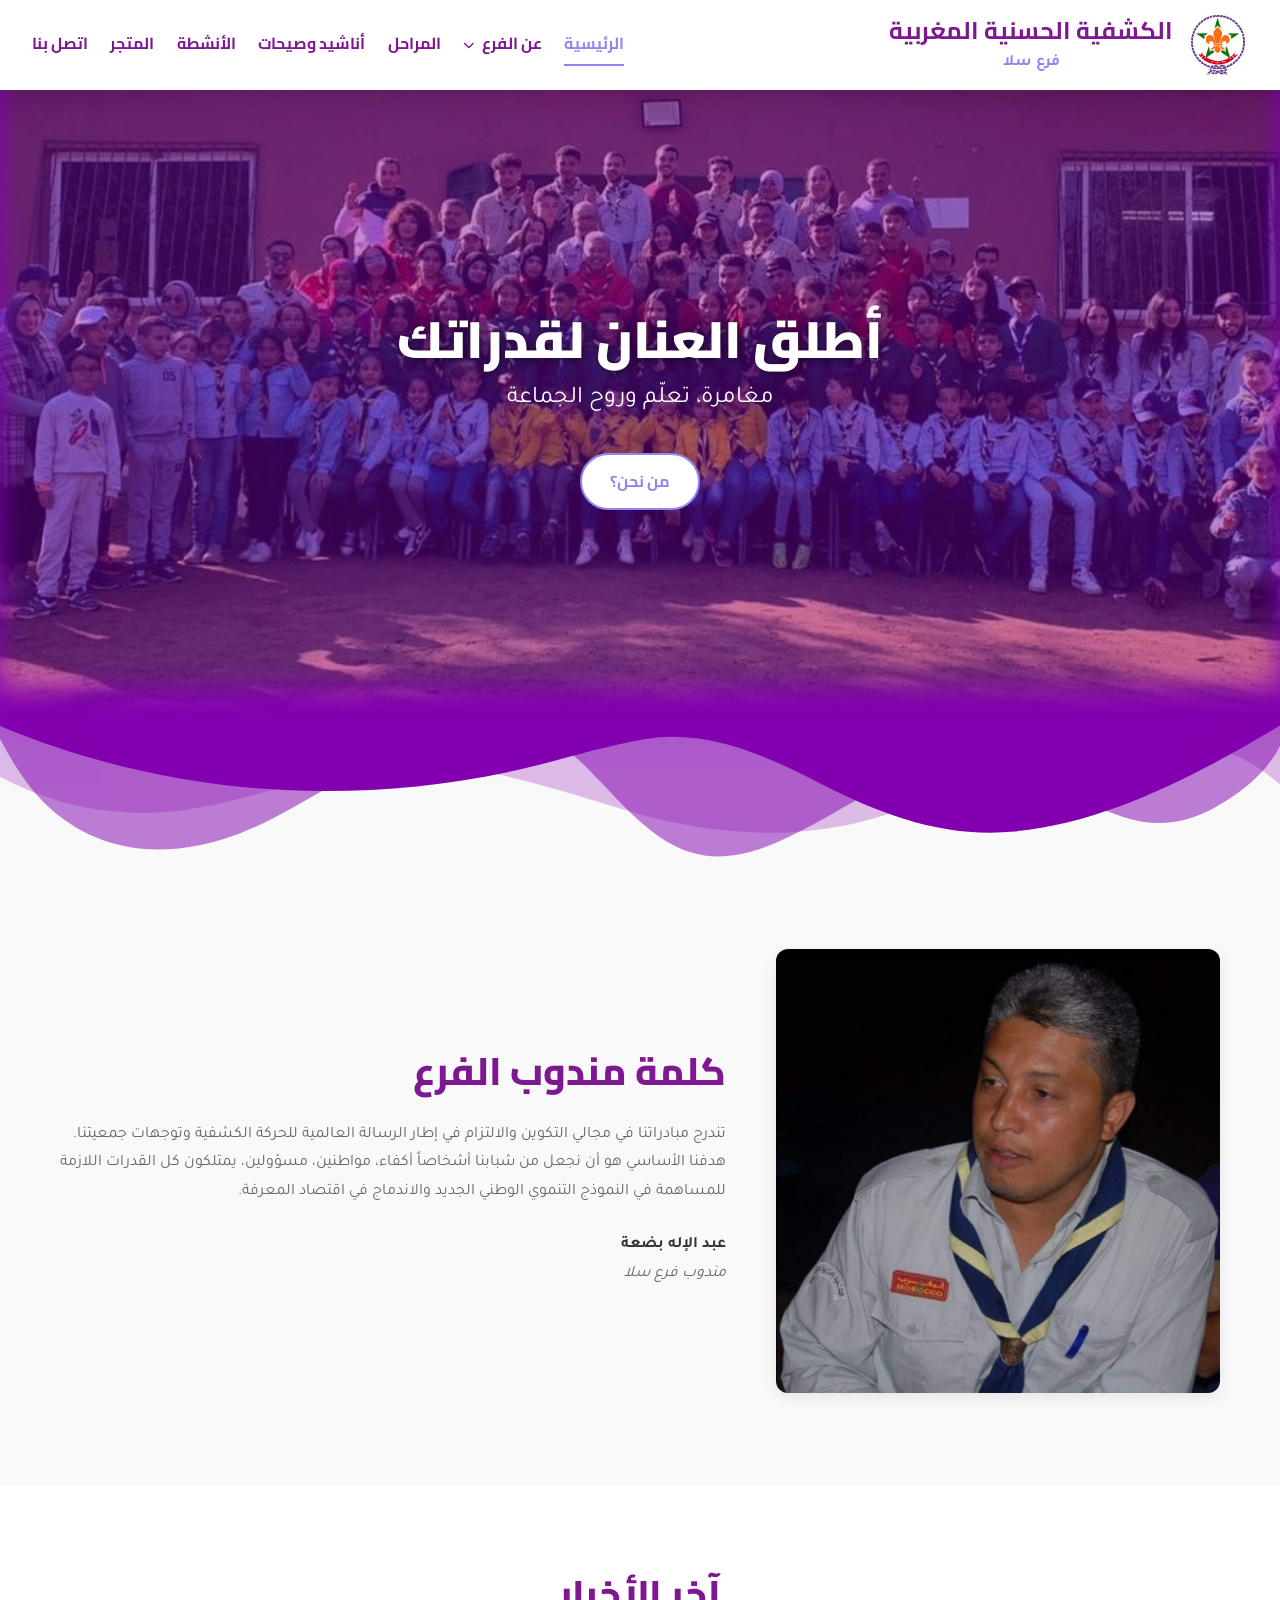
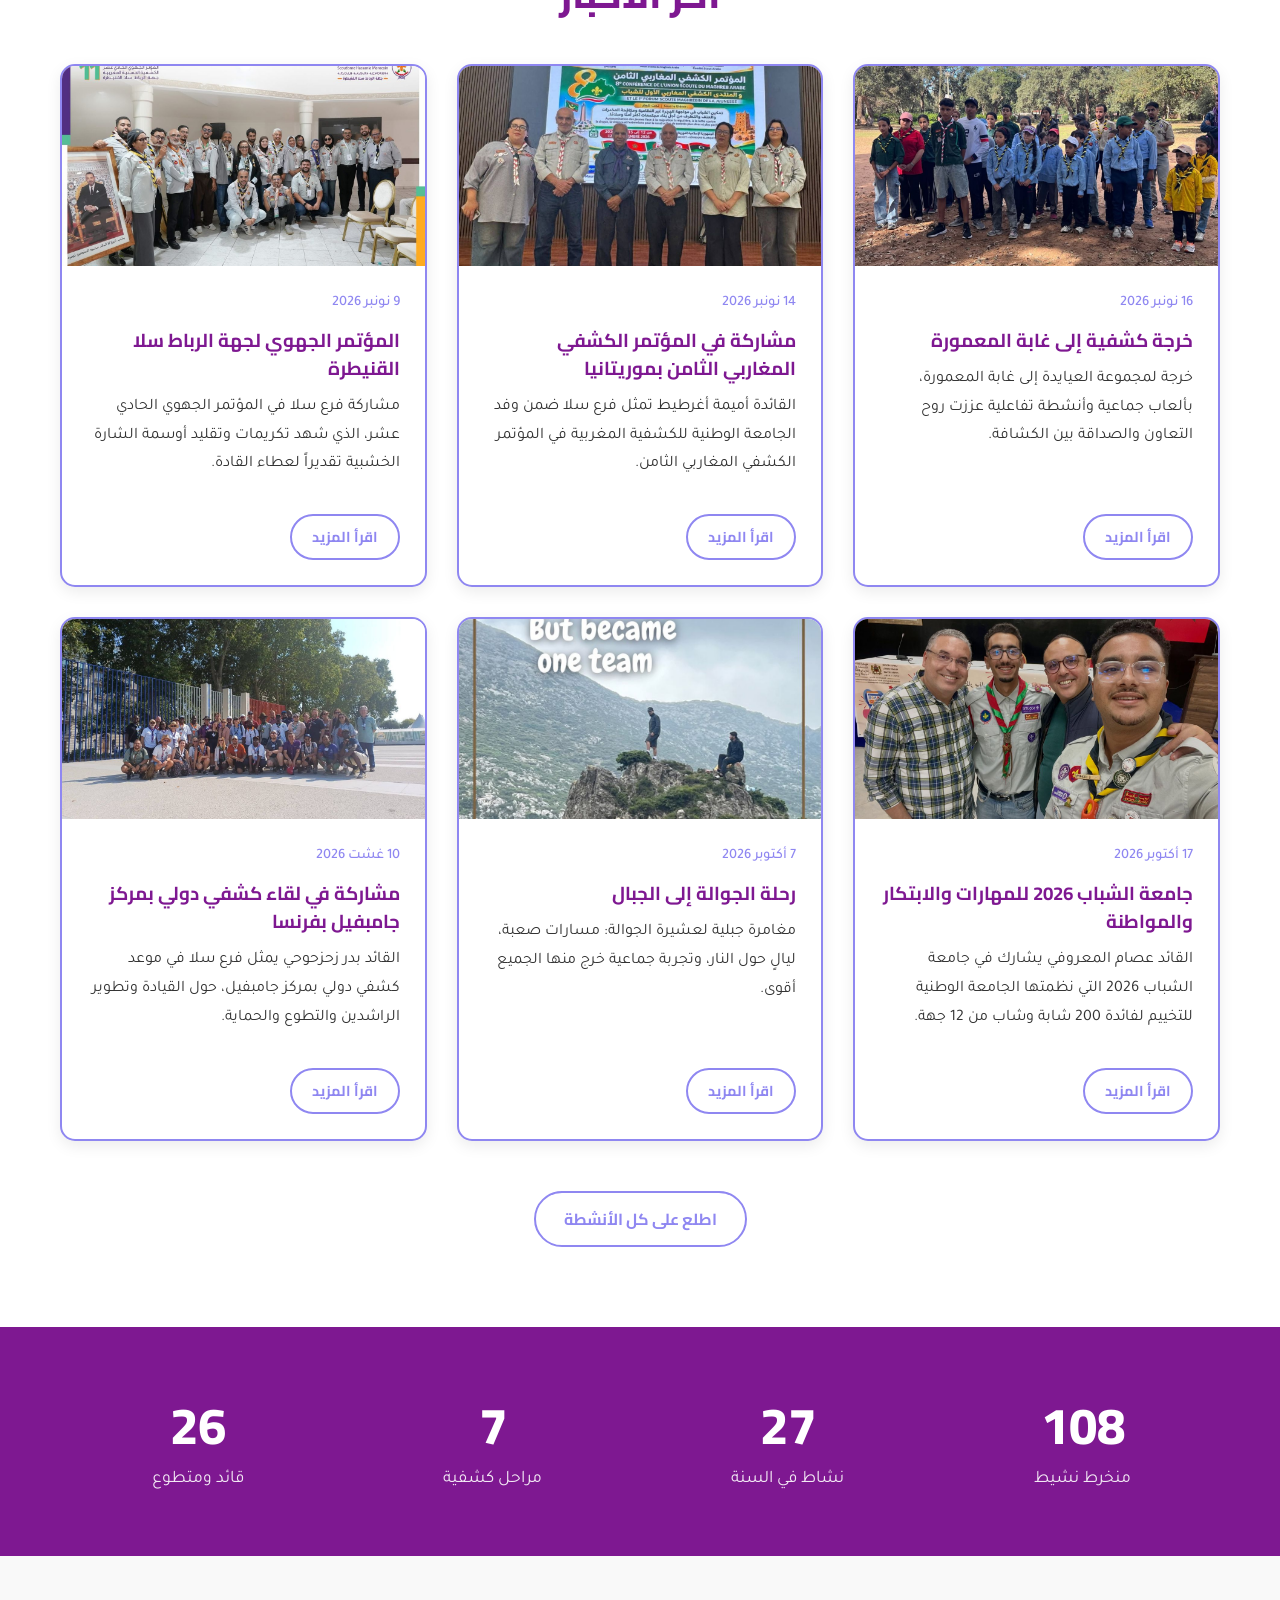
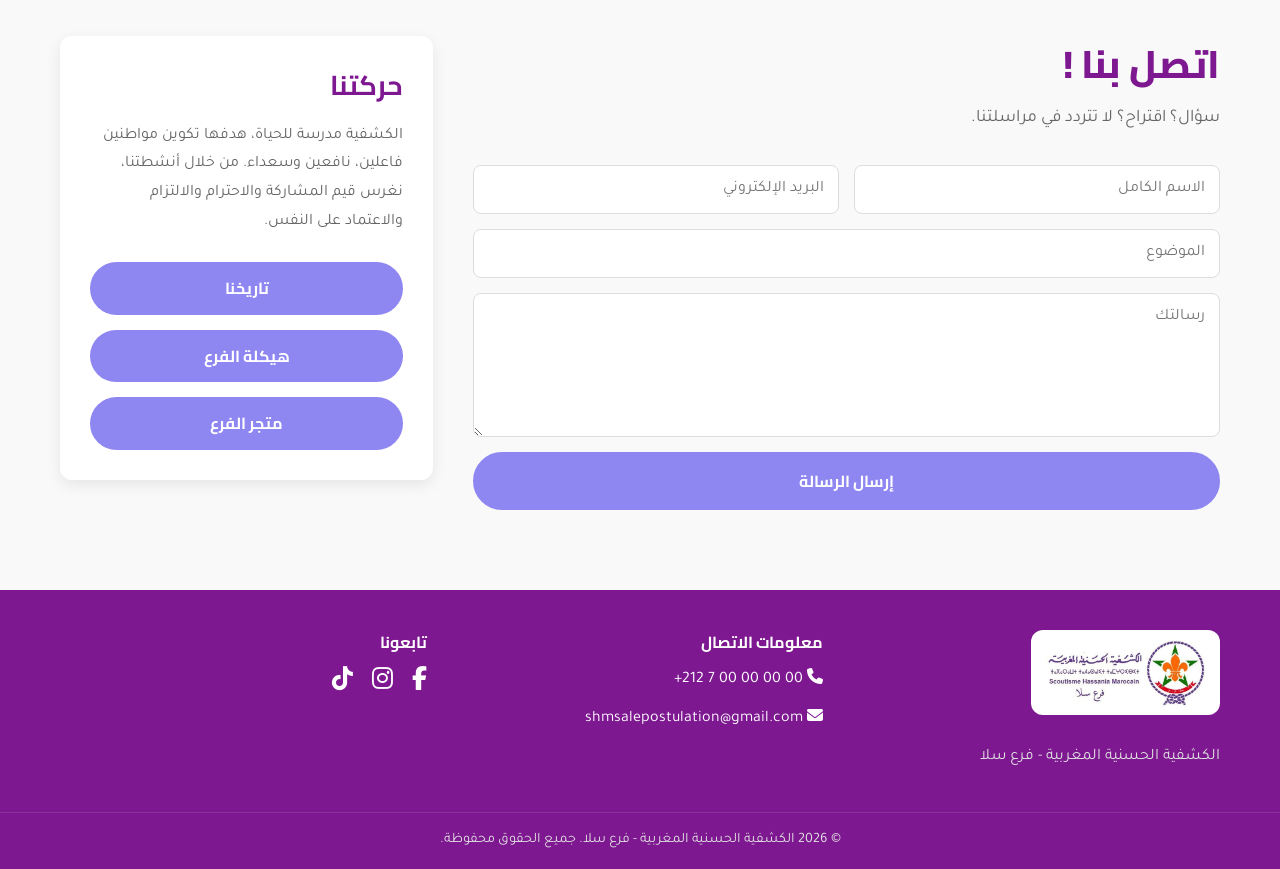
<file: index.html>
<!DOCTYPE html>
<html lang="ar" dir="rtl">
<head>
    <meta charset="UTF-8">
    <meta name="viewport" content="width=device-width, initial-scale=1.0">
    <title>الكشفية الحسنية المغربية - فرع سلا</title>
    <meta name="description" content="الموقع الرسمي للكشفية الحسنية المغربية فرع سلا - أخبار، أنشطة، مراحل، أناشيد ومتجر الفرع">
    <link rel="stylesheet" href="css/style.css">
    <link rel="preconnect" href="https://fonts.googleapis.com">
    <link rel="preconnect" href="https://fonts.gstatic.com" crossorigin>
    <link href="https://fonts.googleapis.com/css2?family=Cairo:wght@400;600;700;800;900&family=Tajawal:wght@400;500;700&display=swap" rel="stylesheet">
    <link rel="stylesheet" href="https://cdnjs.cloudflare.com/ajax/libs/font-awesome/6.4.0/css/all.min.css">
</head>
<body>

    <header class="main-header">
        <div class="header-container">
            <div class="logo-group">
                <img src="img/logo-shm.png" alt="شعار الكشفية الحسنية المغربية" class="logo">
                <div class="header-text">
                    <h1>الكشفية الحسنية المغربية</h1>
                    <span>فرع سلا</span>
                </div>
            </div>

            <button id="mobile-menu-toggle" class="mobile-menu-toggle" aria-label="القائمة">
                <i class="fas fa-bars"></i>
                <i class="fas fa-xmark"></i>
            </button>

            <nav class="main-nav">
                <ul>
                    <li class="active"><a href="index.html">الرئيسية</a></li>
                    <li class="dropdown">
                        <a href="#">عن الفرع <i class="fas fa-chevron-down"></i></a>
                        <ul class="dropdown-menu">
                            <li><a href="mission.html">الرسالة الكشفية</a></li>
                            <li><a href="histoire.html">تاريخنا</a></li>
                            <li><a href="structure.html">هيكلة الفرع</a></li>
                        </ul>
                    </li>
                    <li><a href="categories.html">المراحل</a></li>
                    <li><a href="anachid.html">أناشيد وصيحات</a></li>
                    <li><a href="activites.html">الأنشطة</a></li>
                    <li><a href="store.html">المتجر</a></li>
                    <li><a href="#contact">اتصل بنا</a></li>
                </ul>
            </nav>
        </div>
    </header>

    <main>
        <section class="hero">
            <div class="hero-content">
                <h2>أطلق العنان لقدراتك</h2>
                <p>مغامرة، تعلّم وروح الجماعة</p>
                <a href="#mot-chef" class="btn">من نحن؟</a>
            </div>
        </section>

        <div class="wave-separator">
            <img src="img/wavesOpacity.svg" alt="" style="display:block; width:100%; height:auto;">
        </div>

        <section id="mot-chef" class="content-section">
            <div class="container">
                <div class="mot-chef-grid">
                    <div class="mot-chef-image">
                        <img src="img/chef-branche.jpg" alt="مندوب الفرع">
                    </div>
                    <div class="mot-chef-text">
                        <h2 class="section-title">كلمة مندوب الفرع</h2>
                        <p>تندرج مبادراتنا في مجالي التكوين والالتزام في إطار الرسالة العالمية للحركة الكشفية وتوجهات جمعيتنا. هدفنا الأساسي هو أن نجعل من شبابنا أشخاصاً أكفاء، مواطنين، مسؤولين، يمتلكون كل القدرات اللازمة للمساهمة في النموذج التنموي الوطني الجديد والاندماج في اقتصاد المعرفة.</p>
                        <p><strong>عبد الإله بضعة</strong><br><em>مندوب فرع سلا</em></p>
                    </div>
                </div>
            </div>
        </section>

        <section id="actualites" class="content-section" style="background-color: var(--color-white);">
            <div class="container">
                <h2 class="section-title">آخر الأخبار</h2>
                <div class="news-grid" id="news-grid">
                    <!-- تُملأ تلقائياً بآخر 6 أنشطة من js/activites-data.js -->
                </div>
                <div class="see-all-btn-container">
                    <a href="activites.html" class="btn">اطلع على كل الأنشطة</a>
                </div>
            </div>
        </section>

        <section id="stats" class="stats-section">
            <div class="container stats-container">
                <div class="stat-item">
                    <h3 class="stat-number" data-target="350">0</h3>
                    <p>منخرط نشيط</p>
                </div>
                <div class="stat-item">
                    <h3 class="stat-number" data-target="50">0</h3>
                    <p>نشاط في السنة</p>
                </div>
                <div class="stat-item">
                    <h3 class="stat-number" data-target="7">0</h3>
                    <p>مراحل كشفية</p>
                </div>
                <div class="stat-item">
                    <h3 class="stat-number" data-target="40">0</h3>
                    <p>قائد ومتطوع</p>
                </div>
            </div>
        </section>

        <section class="content-section final-section">
            <div class="container final-grid">
                <div id="contact" class="contact-section">
                    <h2 class="section-title">اتصل بنا !</h2>
                    <p class="section-subtitle">سؤال؟ اقتراح؟ لا تتردد في مراسلتنا.</p>
                    <form class="contact-form" action="https://formsubmit.co/shmsalepostulation@gmail.com" method="POST">
                        <input type="hidden" name="_subject" value="رسالة جديدة من موقع الفرع">
                        <input type="hidden" name="_template" value="table">
                        <input type="hidden" name="_captcha" value="false">
                        <div class="form-row">
                            <input type="text" name="الاسم" placeholder="الاسم الكامل" required>
                            <input type="email" name="البريد" placeholder="البريد الإلكتروني" required>
                        </div>
                        <input type="text" name="الموضوع" placeholder="الموضوع" required>
                        <textarea name="الرسالة" placeholder="رسالتك" rows="6" required></textarea>
                        <button type="submit" class="btn">إرسال الرسالة</button>
                    </form>
                </div>

                <div class="mouvement-card">
                    <h3>حركتنا</h3>
                    <p>الكشفية مدرسة للحياة، هدفها تكوين مواطنين فاعلين، نافعين وسعداء. من خلال أنشطتنا، نغرس قيم المشاركة والاحترام والالتزام والاعتماد على النفس.</p>
                    <div class="action-buttons">
                        <a href="histoire.html" class="btn btn-action">تاريخنا</a>
                        <a href="structure.html" class="btn btn-action">هيكلة الفرع</a>
                        <a href="store.html" class="btn btn-action">متجر الفرع</a>
                    </div>
                </div>
            </div>
        </section>
    </main>

    <footer class="main-footer">
        <div class="container footer-container">
            <div class="footer-about">
                <img src="img/logo-footer.jpg" alt="شعار الكشفية" class="footer-logo">
                <p>الكشفية الحسنية المغربية - فرع سلا</p>
            </div>
            <div class="footer-contact">
                <h4>معلومات الاتصال</h4>
                <p><i class="fas fa-phone"></i> 00 00 00 00 7 212+</p>
                <p><i class="fas fa-envelope"></i> shmsalepostulation@gmail.com</p>
            </div>
            <div class="footer-social">
                <h4>تابعونا</h4>
                <a href="https://www.facebook.com/profile.php?id=61571589740582" target="_blank" aria-label="فيسبوك"><i class="fab fa-facebook-f"></i></a>
                <a href="https://www.instagram.com/shm.sale/" target="_blank" aria-label="إنستغرام"><i class="fab fa-instagram"></i></a>
                <a href="https://www.tiktok.com/@shmsale" target="_blank" aria-label="تيك توك"><i class="fab fa-tiktok"></i></a>
            </div>
        </div>
        <div class="footer-bottom">
            <p>&copy; 2026 الكشفية الحسنية المغربية - فرع سلا. جميع الحقوق محفوظة.</p>
        </div>
    </footer>

    <script src="js/activites-data.js"></script>
    <script>
        const menuToggle = document.getElementById('mobile-menu-toggle');
        const body = document.body;
        menuToggle.addEventListener('click', () => {
            body.classList.toggle('nav-open');
        });

        // آخر الأخبار: آخر 6 أنشطة
        const newsGrid = document.getElementById('news-grid');
        ACTIVITIES.slice(0, 6).forEach(a => {
            const card = document.createElement('div');
            card.className = 'news-card';
            const img = document.createElement('img');
            img.src = activityPhoto(a, 1); img.alt = a.title; img.className = 'news-image'; img.loading = 'lazy';
            const content = document.createElement('div');
            content.className = 'news-content';
            const date = document.createElement('span'); date.className = 'news-date'; date.textContent = a.date;
            const h3 = document.createElement('h3'); h3.className = 'news-title'; h3.textContent = a.title;
            const p = document.createElement('p'); p.className = 'news-excerpt'; p.textContent = a.summary;
            content.append(date, h3, p);
            const btnDiv = document.createElement('div'); btnDiv.className = 'btn-div';
            const btn = document.createElement('a'); btn.className = 'btn btn-card';
            btn.href = 'activites.html#' + a.id; btn.textContent = 'اقرأ المزيد';
            btnDiv.appendChild(btn);
            card.append(img, content, btnDiv);
            newsGrid.appendChild(card);
        });

        const statsSection = document.getElementById('stats');
        const statNumbers = document.querySelectorAll('.stat-number');
        const startAnimation = (entry) => {
            if (entry.isIntersecting) {
                statNumbers.forEach(counter => {
                    const animate = () => {
                        const target = +counter.getAttribute('data-target');
                        const count = +counter.innerText;
                        const increment = target / 100;
                        if (count < target) {
                            counter.innerText = `${Math.ceil(count + increment)}`;
                            setTimeout(animate, 20);
                        } else {
                            counter.innerText = target;
                        }
                    };
                    animate();
                });
                observer.unobserve(statsSection);
            }
        };
        const observer = new IntersectionObserver(entries => {
            entries.forEach(entry => startAnimation(entry));
        }, { threshold: 0.5 });
        observer.observe(statsSection);
    </script>

</body>
</html>
</file>
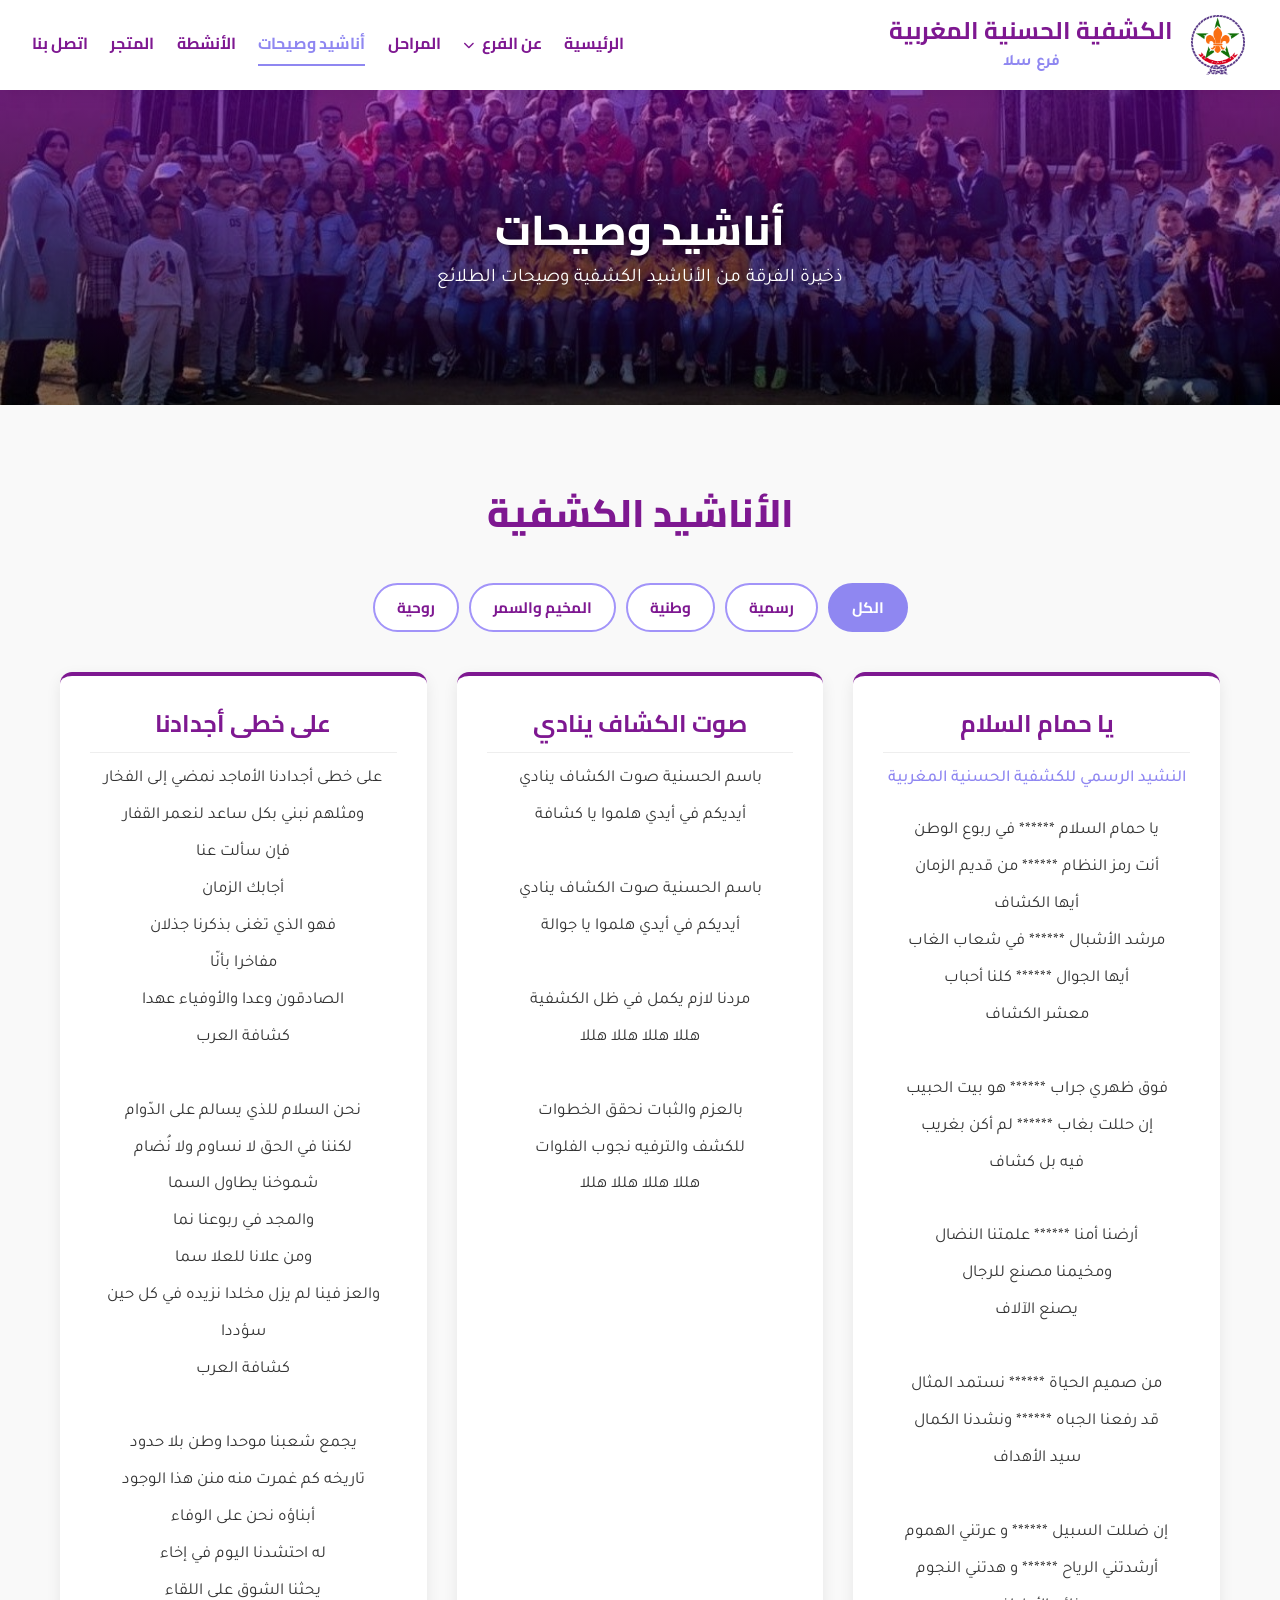
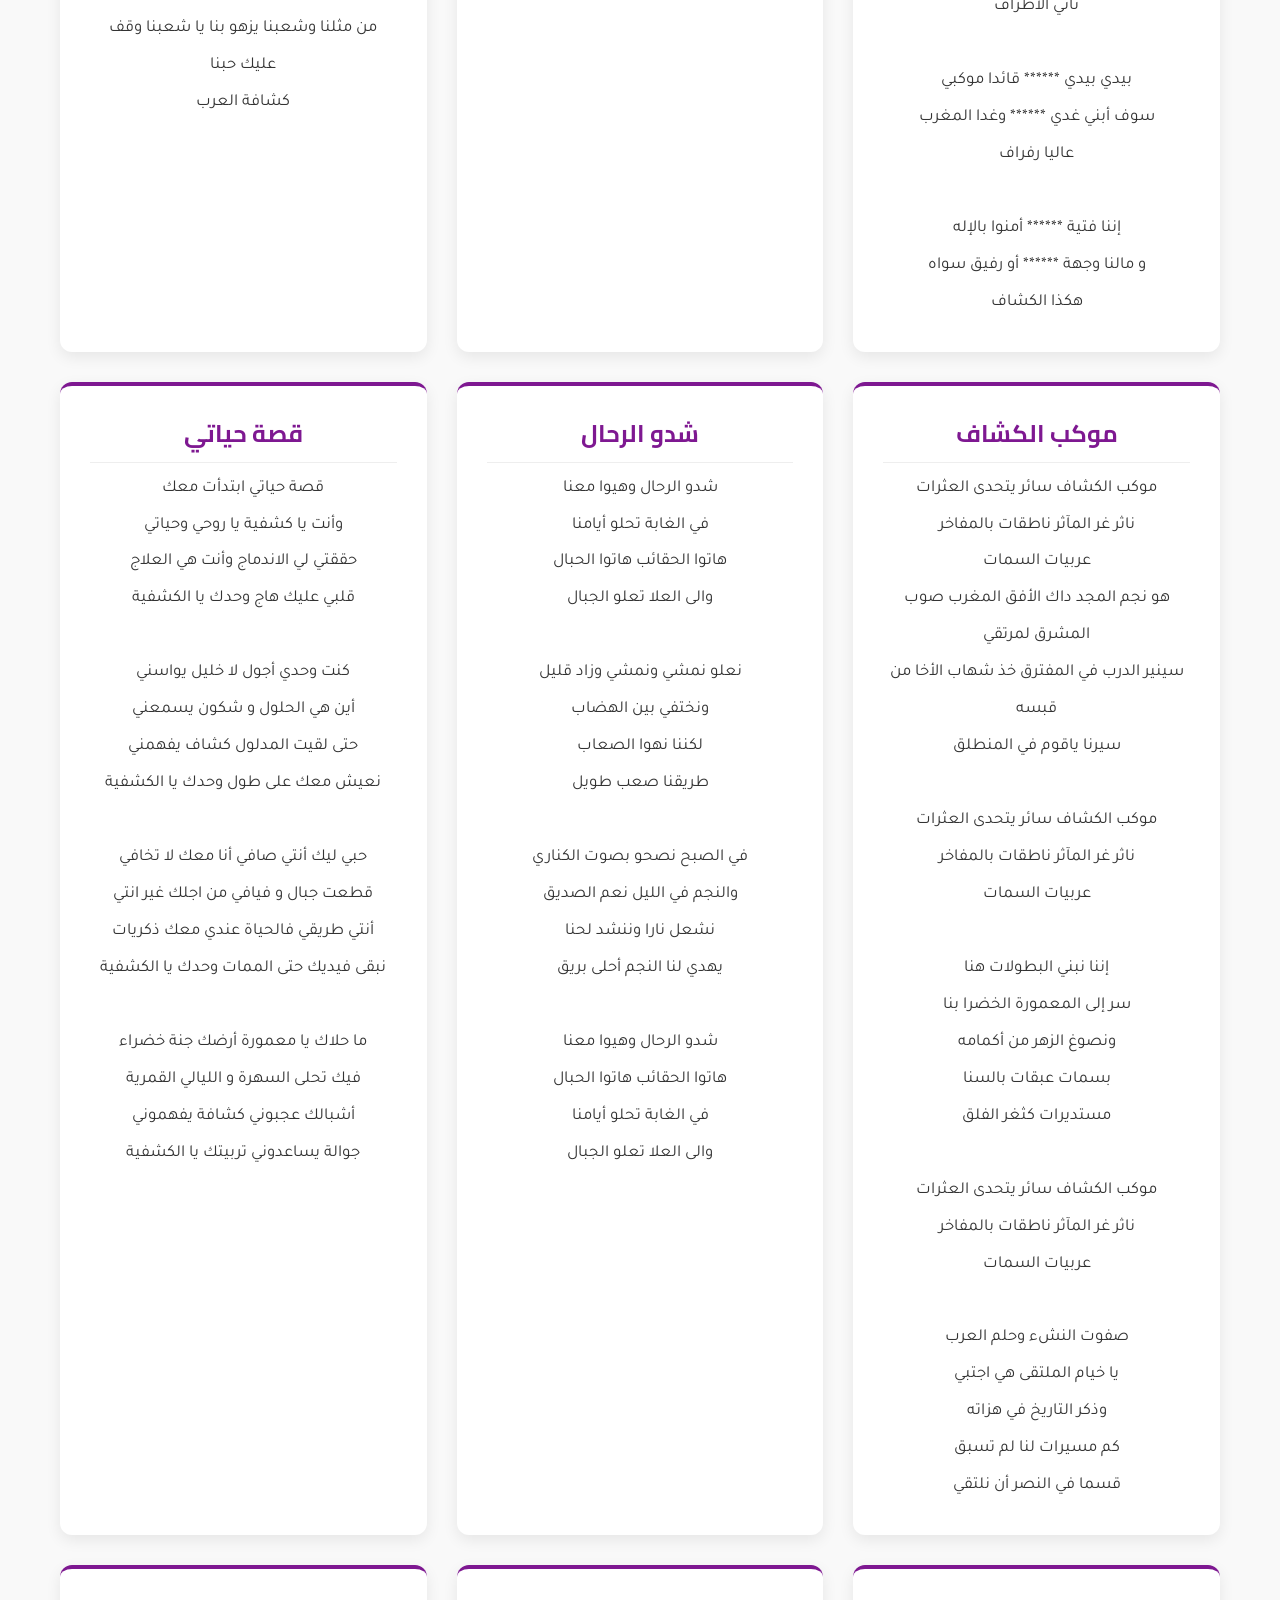
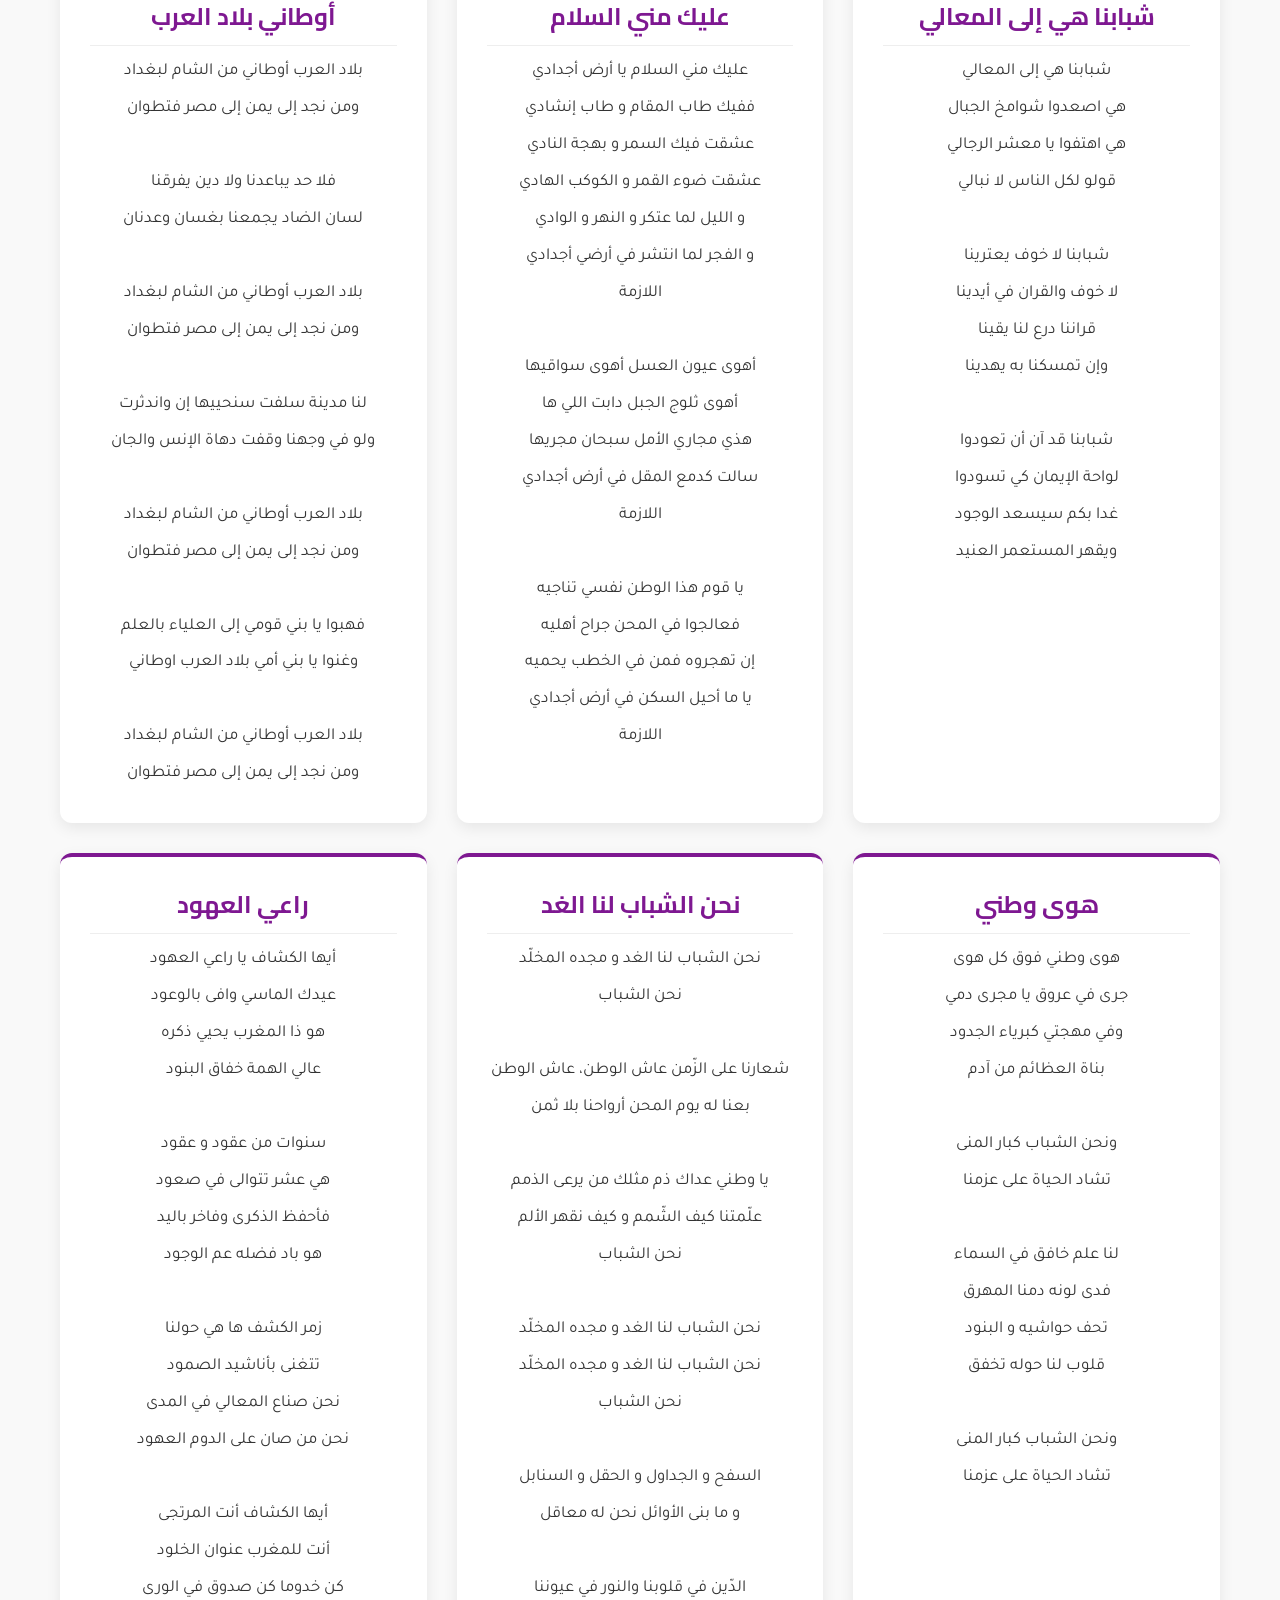
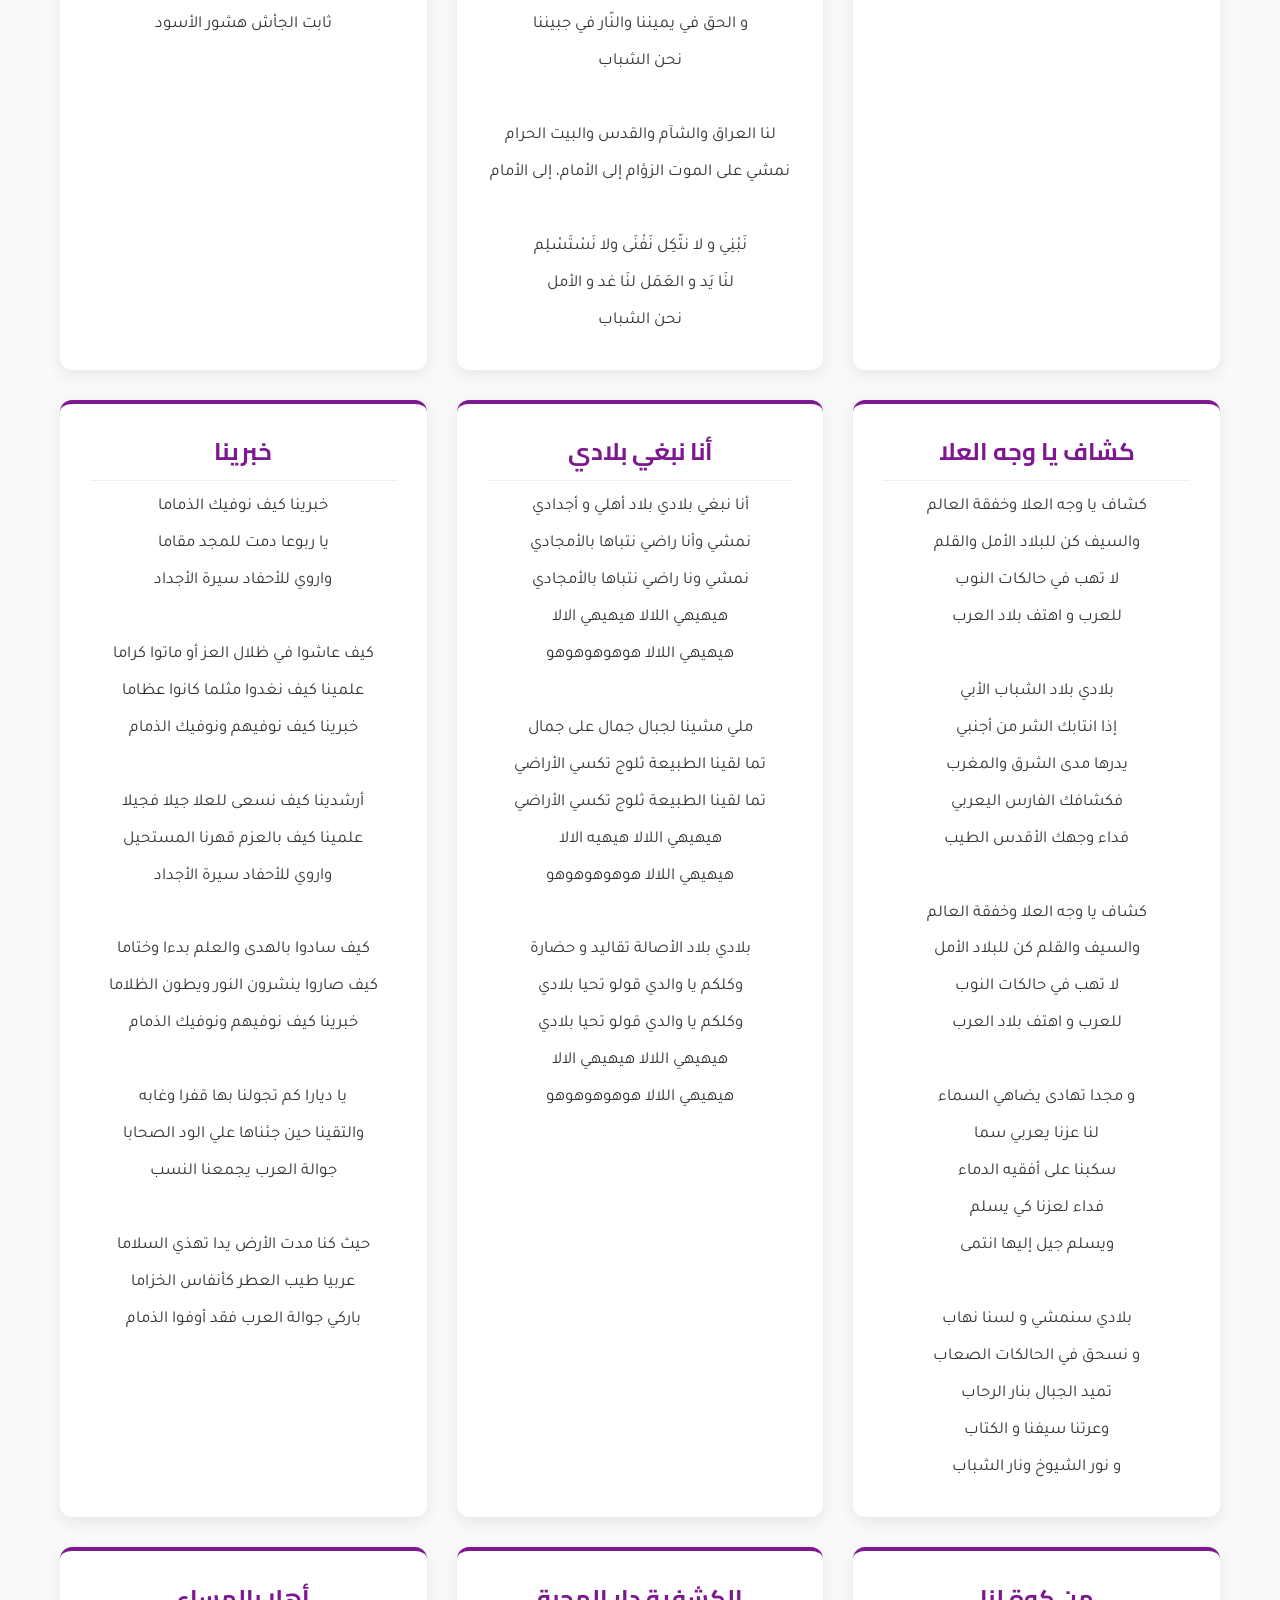
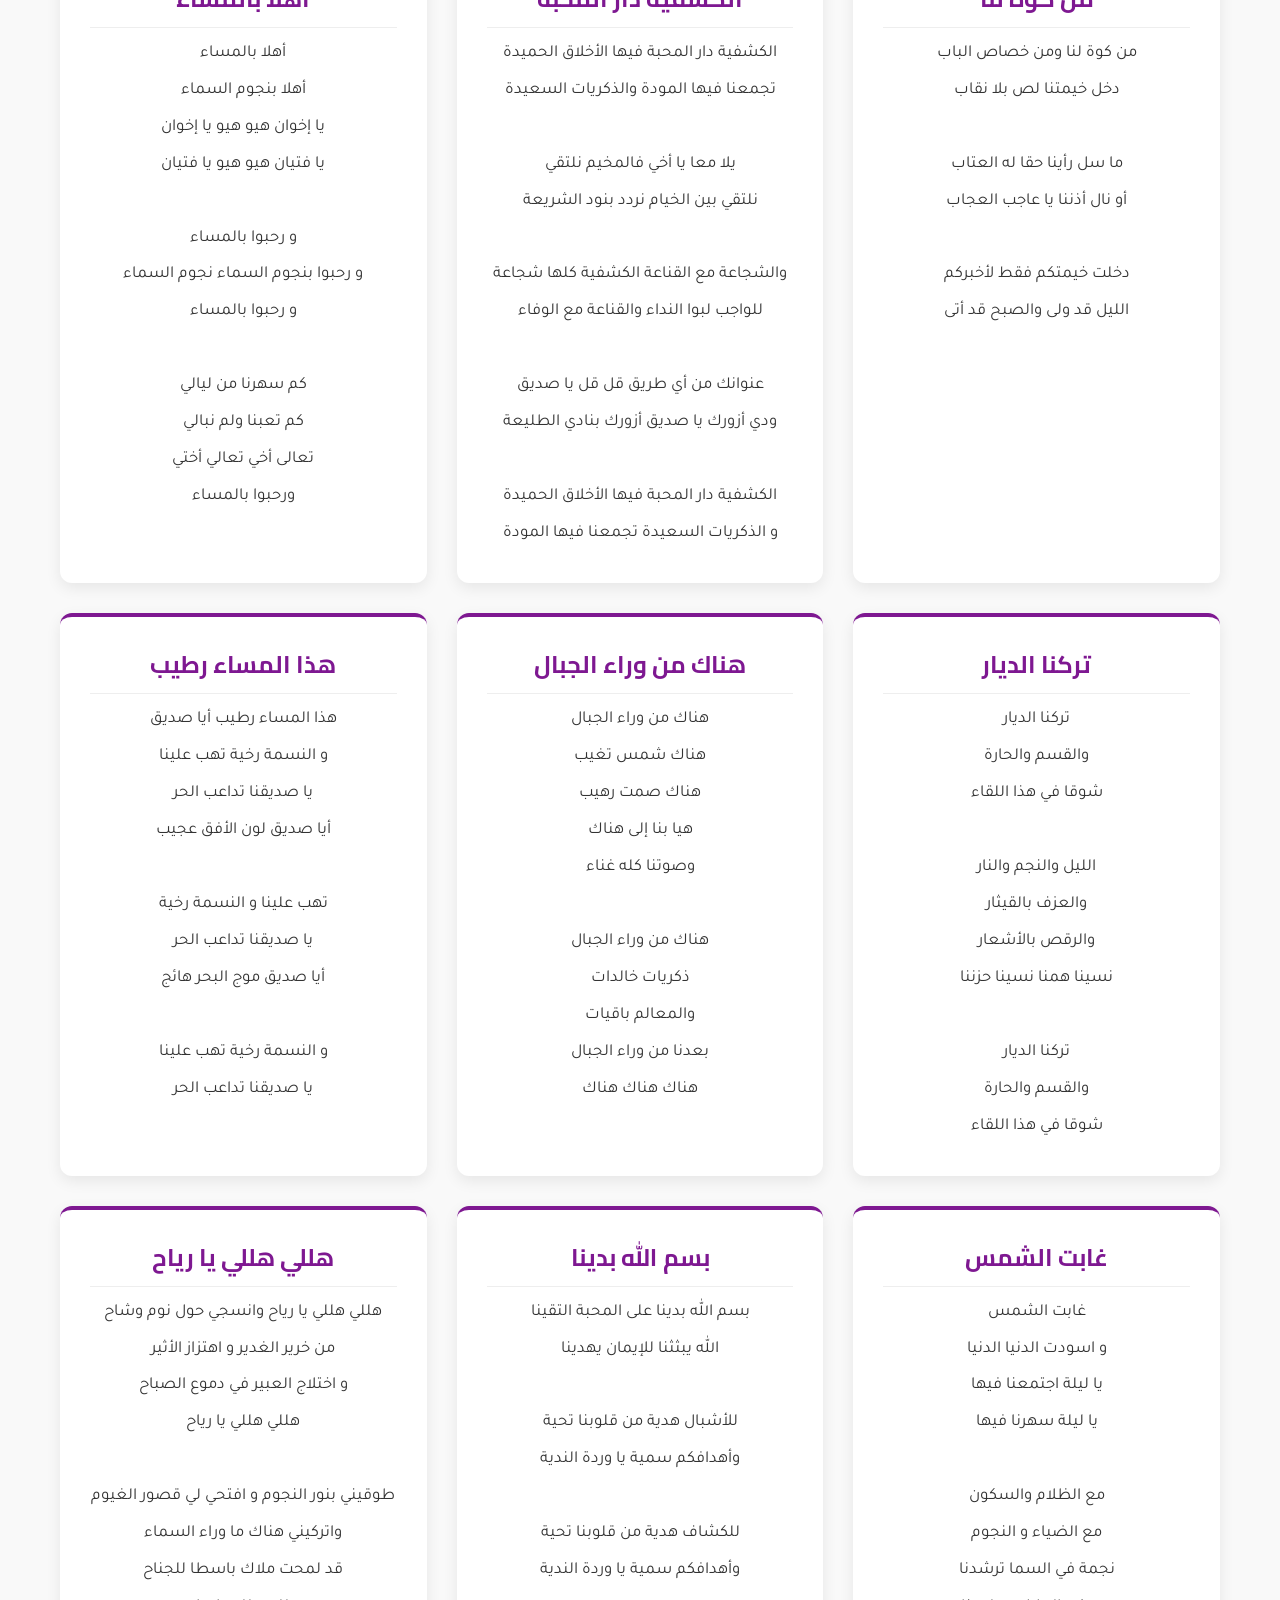
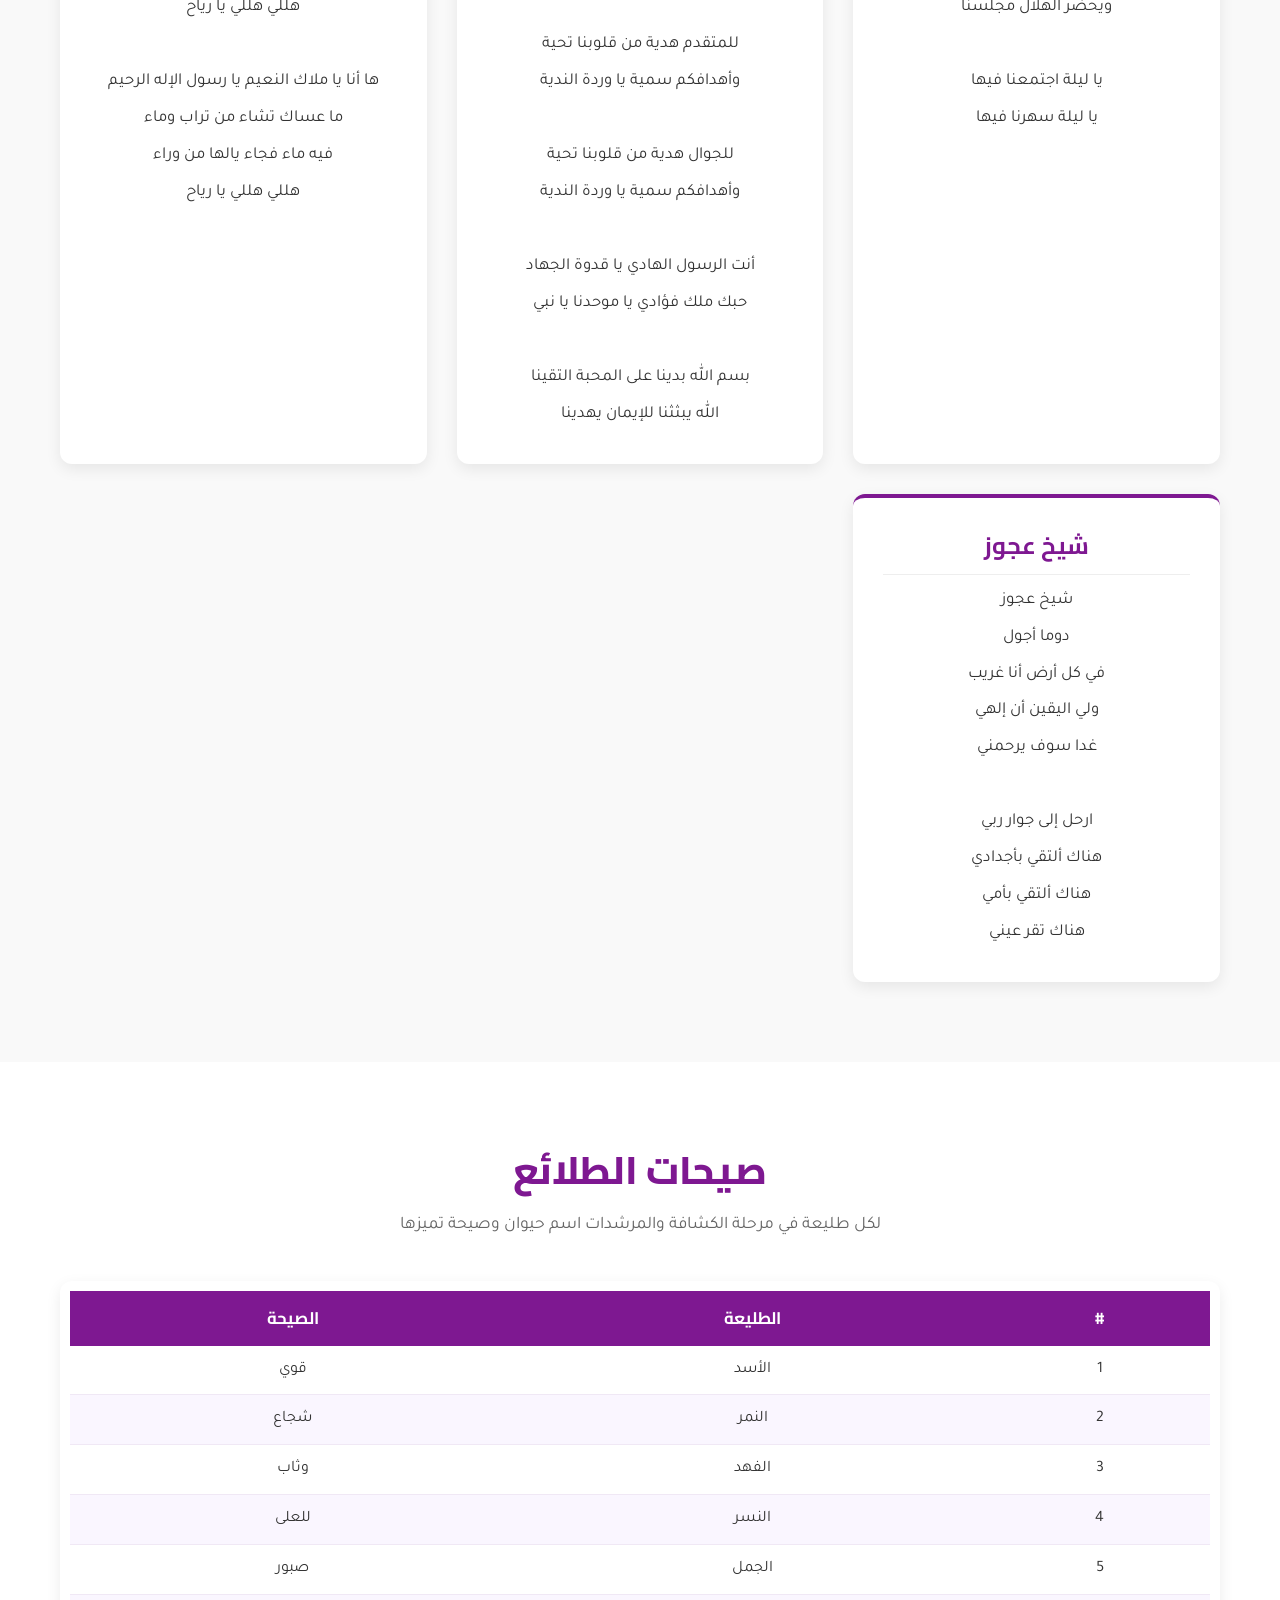
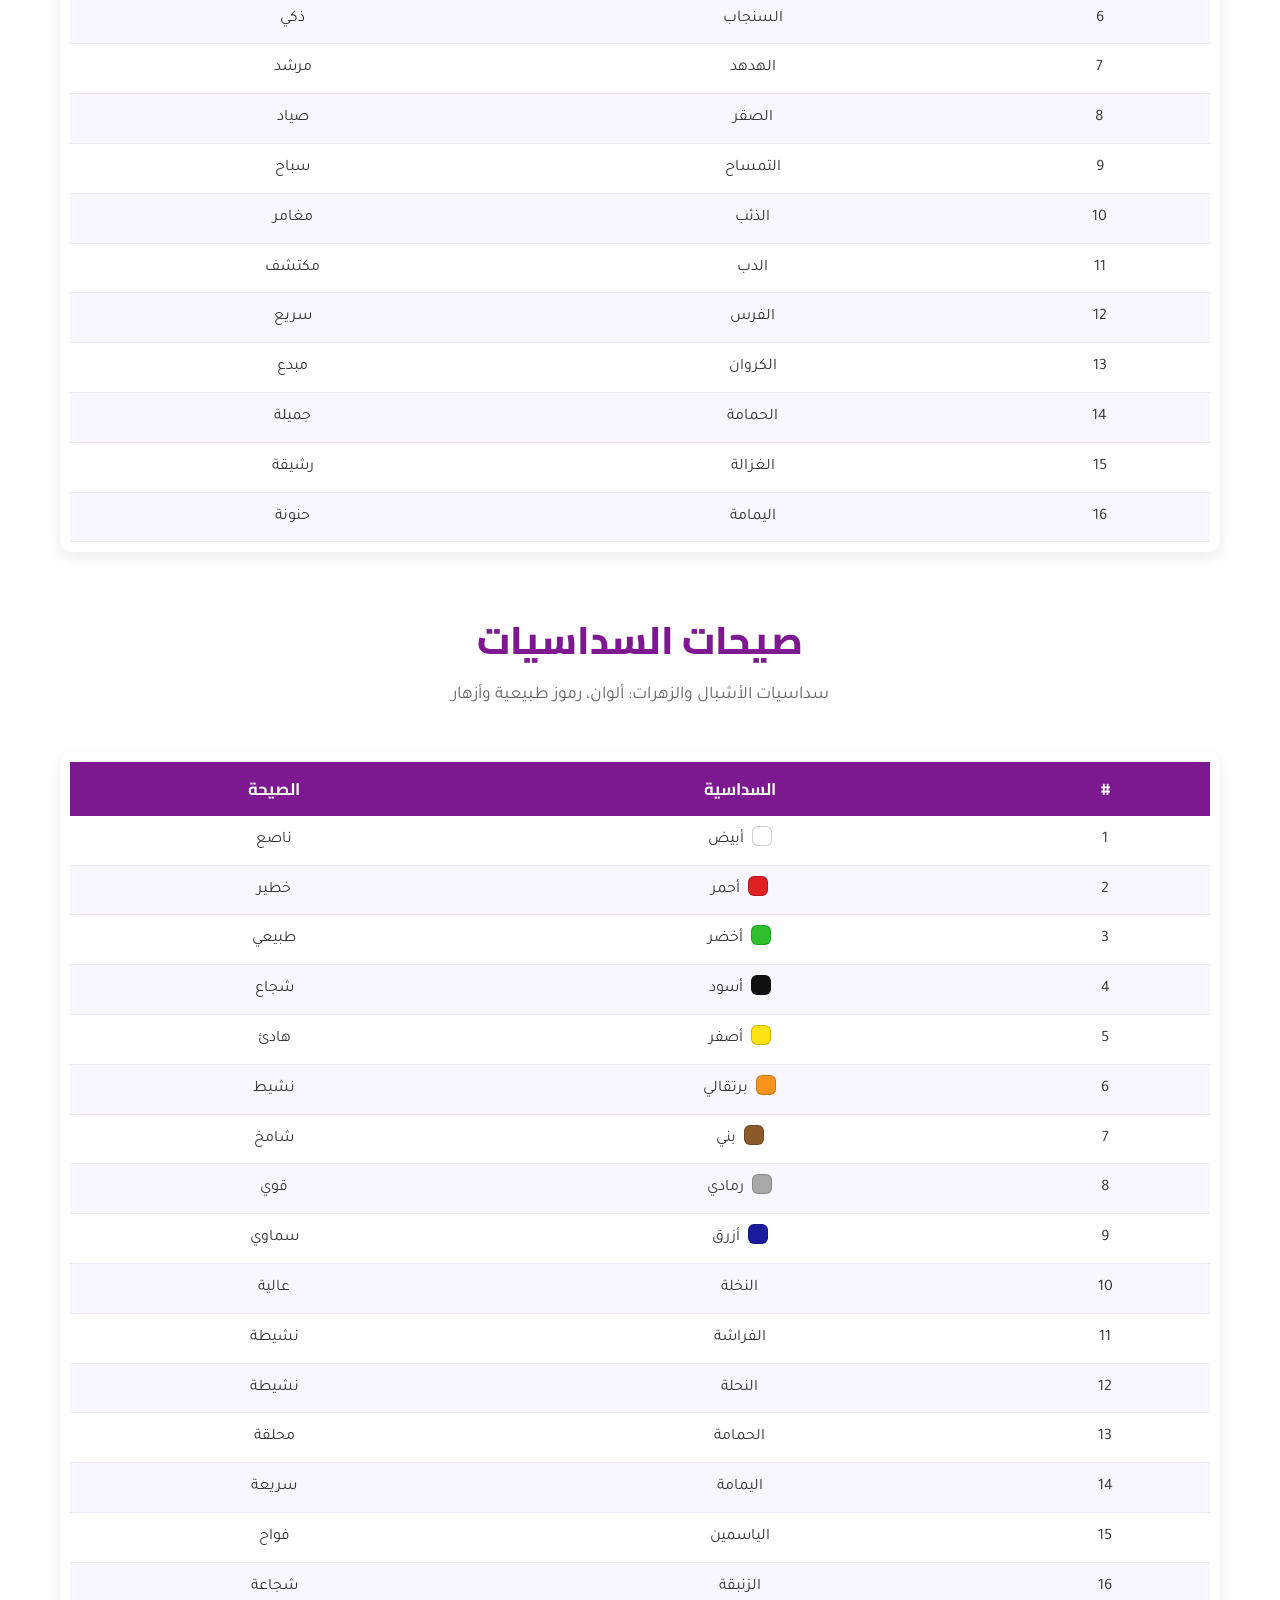
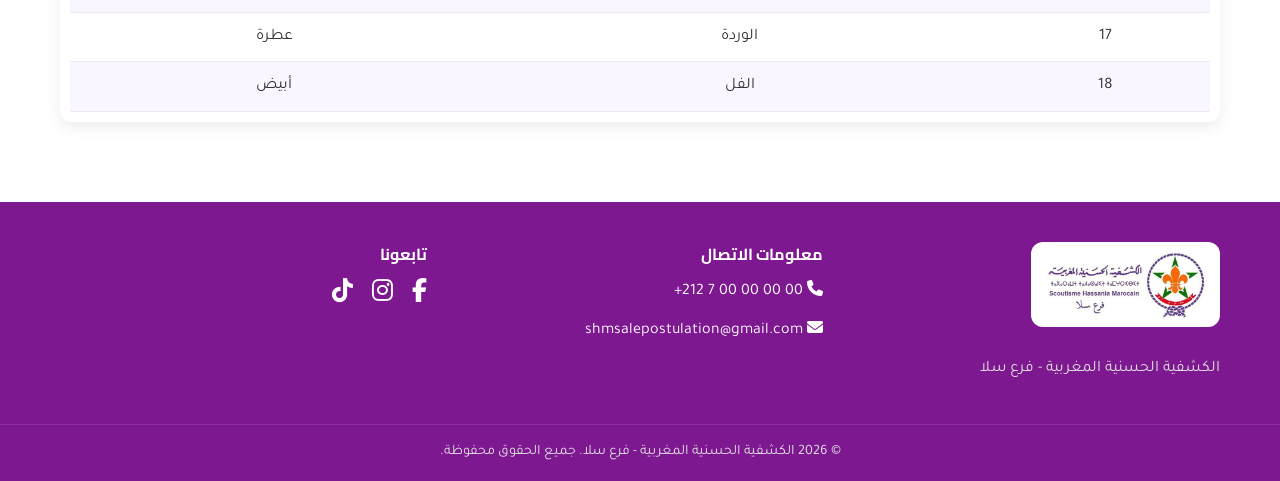
<file: anachid.html>
<!DOCTYPE html>
<html lang="ar" dir="rtl">
<head>
    <meta charset="UTF-8">
    <meta name="viewport" content="width=device-width, initial-scale=1.0">
    <title>أناشيد وصيحات - الكشفية الحسنية المغربية فرع سلا</title>
    <link rel="stylesheet" href="css/style.css">
    <link rel="preconnect" href="https://fonts.googleapis.com">
    <link rel="preconnect" href="https://fonts.gstatic.com" crossorigin>
    <link href="https://fonts.googleapis.com/css2?family=Cairo:wght@400;600;700;800;900&family=Tajawal:wght@400;500;700&display=swap" rel="stylesheet">
    <link rel="stylesheet" href="https://cdnjs.cloudflare.com/ajax/libs/font-awesome/6.4.0/css/all.min.css">
</head>
<body>

    <header class="main-header">
        <div class="header-container">
            <div class="logo-group">
                <img src="img/logo-shm.png" alt="شعار الكشفية الحسنية المغربية" class="logo">
                <div class="header-text">
                    <h1>الكشفية الحسنية المغربية</h1>
                    <span>فرع سلا</span>
                </div>
            </div>
            <button id="mobile-menu-toggle" class="mobile-menu-toggle" aria-label="القائمة">
                <i class="fas fa-bars"></i>
                <i class="fas fa-xmark"></i>
            </button>
            <nav class="main-nav">
                <ul>
                    <li><a href="index.html">الرئيسية</a></li>
                    <li class="dropdown">
                        <a href="#">عن الفرع <i class="fas fa-chevron-down"></i></a>
                        <ul class="dropdown-menu">
                            <li><a href="mission.html">الرسالة الكشفية</a></li>
                            <li><a href="histoire.html">تاريخنا</a></li>
                            <li><a href="structure.html">هيكلة الفرع</a></li>
                        </ul>
                    </li>
                    <li><a href="categories.html">المراحل</a></li>
                    <li class="active"><a href="anachid.html">أناشيد وصيحات</a></li>
                    <li><a href="activites.html">الأنشطة</a></li>
                    <li><a href="store.html">المتجر</a></li>
                    <li><a href="index.html#contact">اتصل بنا</a></li>
                </ul>
            </nav>
        </div>
    </header>

    <main>
        <section class="page-hero-small">
            <h1>أناشيد وصيحات</h1>
            <p>ذخيرة الفرقة من الأناشيد الكشفية وصيحات الطلائع</p>
        </section>

        <section id="anachid-list" class="content-section">
            <div class="container">
                <h2 class="section-title">الأناشيد الكشفية</h2>

                <div class="anachid-filters">
                    <button class="filter-btn active" data-filter="all">الكل</button>
                    <button class="filter-btn" data-filter="official">رسمية</button>
                    <button class="filter-btn" data-filter="patriotic">وطنية</button>
                    <button class="filter-btn" data-filter="camping">المخيم والسمر</button>
                    <button class="filter-btn" data-filter="spiritual">روحية</button>
                </div>

                <div class="anachid-grid">

                    <div class="anachid-card" data-category="official">
                        <h3>يا حمام السلام</h3>
                        <p class="subtitle">النشيد الرسمي للكشفية الحسنية المغربية</p>
                        <p>
                            يا حمام السلام ****** في ربوع الوطن<br>
                            أنت رمز النظام ****** من قديم الزمان<br>
                            أيها الكشاف<br>
                            مرشد الأشبال ****** في شعاب الغاب<br>
                            أيها الجوال ****** كلنا أحباب<br>
                            معشر الكشاف<br><br>
                            فوق ظهري جراب ****** هو بيت الحبيب<br>
                            إن حللت بغاب ****** لم أكن بغريب<br>
                            فيه بل كشاف<br><br>
                            أرضنا أمنا ****** علمتنا النضال<br>
                            ومخيمنا مصنع للرجال<br>
                            يصنع الآلاف<br><br>
                            من صميم الحياة ****** نستمد المثال<br>
                            قد رفعنا الجباه ****** ونشدنا الكمال<br>
                            سيد الأهداف<br><br>
                            إن ضللت السبيل ****** و عرتني الهموم<br>
                            أرشدتني الرياح ****** و هدتني النجوم<br>
                            نائي الأطراف<br><br>
                            بيدي بيدي ****** قائدا موكبي<br>
                            سوف أبني غدي ****** وغدا المغرب<br>
                            عاليا رفراف<br><br>
                            إننا فتية ****** أمنوا بالإله<br>
                            و مالنا وجهة ****** أو رفيق سواه<br>
                            هكذا الكشاف
                        </p>
                    </div>

                    <div class="anachid-card" data-category="official">
                        <h3>صوت الكشاف ينادي</h3>
                        <p>
                            باسم الحسنية صوت الكشاف ينادي<br>
                            أيديكم في أيدي هلموا يا كشافة<br><br>
                            باسم الحسنية صوت الكشاف ينادي<br>
                            أيديكم في أيدي هلموا يا جوالة<br><br>
                            مردنا لازم يكمل في ظل الكشفية<br>
                            هللا هللا هللا هللا<br><br>
                            بالعزم والثبات نحقق الخطوات<br>
                            للكشف والترفيه نجوب الفلوات<br>
                            هللا هللا هللا هللا
                        </p>
                    </div>

                    <div class="anachid-card" data-category="patriotic">
                        <h3>على خطى أجدادنا</h3>
                        <p>
                            على خطى أجدادنا الأماجد نمضي إلى الفخار<br>
                            ومثلهم نبني بكل ساعد لنعمر القفار<br>
                            فإن سألت عنا<br>
                            أجابك الزمان<br>
                            فهو الذي تغنى بذكرنا جذلان<br>
                            مفاخرا بأنّا<br>
                            الصادقون وعدا والأوفياء عهدا<br>
                            كشافة العرب<br><br>
                            نحن السلام للذي يسالم على الدّوام<br>
                            لكننا في الحق لا نساوم ولا نُضام<br>
                            شموخنا يطاول السما<br>
                            والمجد في ربوعنا نما<br>
                            ومن علانا للعلا سما<br>
                            والعز فينا لم يزل مخلدا نزيده في كل حين سؤددا<br>
                            كشافة العرب<br><br>
                            يجمع شعبنا موحدا وطن بلا حدود<br>
                            تاريخه كم غمرت منه منن هذا الوجود<br>
                            أبناؤه نحن على الوفاء<br>
                            له احتشدنا اليوم في إخاء<br>
                            يحثنا الشوق على اللقاء<br>
                            من مثلنا وشعبنا يزهو بنا يا شعبنا وقف عليك حبنا<br>
                            كشافة العرب
                        </p>
                    </div>

                    <div class="anachid-card" data-category="patriotic">
                        <h3>موكب الكشاف</h3>
                        <p>
                            موكب الكشاف سائر يتحدى العثرات<br>
                            ناثر غر المآثر ناطقات بالمفاخر<br>
                            عربيات السمات<br>
                            هو نجم المجد داك الأفق المغرب صوب المشرق لمرتقي<br>
                            سينير الدرب في المفترق خذ شهاب الأخا من قبسه<br>
                            سيرنا ياقوم في المنطلق<br><br>
                            موكب الكشاف سائر يتحدى العثرات<br>
                            ناثر غر المآثر ناطقات بالمفاخر<br>
                            عربيات السمات<br><br>
                            إننا نبني البطولات هنا<br>
                            سر إلى المعمورة الخضرا بنا<br>
                            ونصوغ الزهر من أكمامه<br>
                            بسمات عبقات بالسنا<br>
                            مستديرات كثغر الفلق<br><br>
                            موكب الكشاف سائر يتحدى العثرات<br>
                            ناثر غر المآثر ناطقات بالمفاخر<br>
                            عربيات السمات<br><br>
                            صفوت النشء وحلم العرب<br>
                            يا خيام الملتقى هي اجتبي<br>
                            وذكر التاريخ في هزاته<br>
                            كم مسيرات لنا لم تسبق<br>
                            قسما في النصر أن نلتقي
                        </p>
                    </div>

                    <div class="anachid-card" data-category="camping">
                        <h3>شدو الرحال</h3>
                        <p>
                            شدو الرحال وهيوا معنا<br>
                            في الغابة تحلو أيامنا<br>
                            هاتوا الحقائب هاتوا الحبال<br>
                            والى العلا تعلو الجبال<br><br>
                            نعلو نمشي ونمشي وزاد قليل<br>
                            ونختفي بين الهضاب<br>
                            لكننا نهوا الصعاب<br>
                            طريقنا صعب طويل<br><br>
                            في الصبح نصحو بصوت الكناري<br>
                            والنجم في الليل نعم الصديق<br>
                            نشعل نارا وننشد لحنا<br>
                            يهدي لنا النجم أحلى بريق<br><br>
                            شدو الرحال وهيوا معنا<br>
                            هاتوا الحقائب هاتوا الحبال<br>
                            في الغابة تحلو أيامنا<br>
                            والى العلا تعلو الجبال
                        </p>
                    </div>

                    <div class="anachid-card" data-category="spiritual">
                        <h3>قصة حياتي</h3>
                        <p>
                            قصة حياتي ابتدأت معك<br>
                            وأنت يا كشفية يا روحي وحياتي<br>
                            حققتي لي الاندماج وأنت هي العلاج<br>
                            قلبي عليك هاج وحدك يا الكشفية<br><br>
                            كنت وحدي أجول لا خليل يواسني<br>
                            أين هي الحلول و شكون يسمعني<br>
                            حتى لقيت المدلول كشاف يفهمني<br>
                            نعيش معك على طول وحدك يا الكشفية<br><br>
                            حبي ليك أنتي صافي أنا معك لا تخافي<br>
                            قطعت جبال و فيافي من اجلك غير انتي<br>
                            أنتي طريقي فالحياة عندي معك ذكريات<br>
                            نبقى فيديك حتى الممات وحدك يا الكشفية<br><br>
                            ما حلاك يا معمورة أرضك جنة خضراء<br>
                            فيك تحلى السهرة و الليالي القمرية<br>
                            أشبالك عجبوني كشافة يفهموني<br>
                            جوالة يساعدوني تربيتك يا الكشفية
                        </p>
                    </div>

                    <div class="anachid-card" data-category="patriotic">
                        <h3>شبابنا هي إلى المعالي</h3>
                        <p>
                            شبابنا هي إلى المعالي<br>
                            هي اصعدوا شوامخ الجبال<br>
                            هي اهتفوا يا معشر الرجالي<br>
                            قولو لكل الناس لا نبالي<br><br>
                            شبابنا لا خوف يعترينا<br>
                            لا خوف والقران في أيدينا<br>
                            قراننا درع لنا يقينا<br>
                            وإن تمسكنا به يهدينا<br><br>
                            شبابنا قد آن أن تعودوا<br>
                            لواحة الإيمان كي تسودوا<br>
                            غدا بكم سيسعد الوجود<br>
                            ويقهر المستعمر العنيد
                        </p>
                    </div>

                    <div class="anachid-card" data-category="patriotic">
                        <h3>عليك مني السلام</h3>
                        <p>
                            عليك مني السلام يا أرض أجدادي<br>
                            ففيك طاب المقام و طاب إنشادي<br>
                            عشقت فيك السمر و بهجة النادي<br>
                            عشقت ضوء القمر و الكوكب الهادي<br>
                            و الليل لما عتكر و النهر و الوادي<br>
                            و الفجر لما انتشر في أرضي أجدادي<br>
                            اللازمة<br><br>
                            أهوى عيون العسل أهوى سواقيها<br>
                            أهوى ثلوج الجبل دابت اللي ها<br>
                            هذي مجاري الأمل سبحان مجريها<br>
                            سالت كدمع المقل في أرض أجدادي<br>
                            اللازمة<br><br>
                            يا قوم هذا الوطن نفسي تناجيه<br>
                            فعالجوا في المحن جراح أهليه<br>
                            إن تهجروه فمن في الخطب يحميه<br>
                            يا ما أحيل السكن في أرض أجدادي<br>
                            اللازمة
                        </p>
                    </div>

                    <div class="anachid-card" data-category="patriotic">
                        <h3>أوطاني بلاد العرب</h3>
                        <p>
                            بلاد العرب أوطاني من الشام لبغداد<br>
                            ومن نجد إلى يمن إلى مصر فتطوان<br><br>
                            فلا حد يباعدنا ولا دين يفرقنا<br>
                            لسان الضاد يجمعنا بغسان وعدنان<br><br>
                            بلاد العرب أوطاني من الشام لبغداد<br>
                            ومن نجد إلى يمن إلى مصر فتطوان<br><br>
                            لنا مدينة سلفت سنحييها إن واندثرت<br>
                            ولو في وجهنا وقفت دهاة الإنس والجان<br><br>
                            بلاد العرب أوطاني من الشام لبغداد<br>
                            ومن نجد إلى يمن إلى مصر فتطوان<br><br>
                            فهبوا يا بني قومي إلى العلياء بالعلم<br>
                            وغنوا يا بني أمي بلاد العرب اوطاني<br><br>
                            بلاد العرب أوطاني من الشام لبغداد<br>
                            ومن نجد إلى يمن إلى مصر فتطوان
                        </p>
                    </div>

                    <div class="anachid-card" data-category="patriotic">
                        <h3>هوى وطني</h3>
                        <p>
                            هوى وطني فوق كل هوى<br>
                            جرى في عروق يا مجرى دمي<br>
                            وفي مهجتي كبرياء الجدود<br>
                            بناة العظائم من آدم<br><br>
                            ونحن الشباب كبار المنى<br>
                            تشاد الحياة على عزمنا<br><br>
                            لنا علم خافق في السماء<br>
                            فدى لونه دمنا المهرق<br>
                            تحف حواشيه و البنود<br>
                            قلوب لنا حوله تخفق<br><br>
                            ونحن الشباب كبار المنى<br>
                            تشاد الحياة على عزمنا
                        </p>
                    </div>

                    <div class="anachid-card" data-category="patriotic">
                        <h3>نحن الشباب لنا الغد</h3>
                        <p>
                            نحن الشباب لنا الغد و مجده المخلّد<br>
                            نحن الشباب<br><br>
                            شعارنا على الزّمن عاش الوطن، عاش الوطن<br>
                            بعنا له يوم المحن أرواحنا بلا ثمن<br><br>
                            يا وطني عداك ذم مثلك من يرعى الذمم<br>
                            علّمتنا كيف الشّمم و كيف نقهر الألم<br>
                            نحن الشباب<br><br>
                            نحن الشباب لنا الغد و مجده المخلّد<br>
                            نحن الشباب لنا الغد و مجده المخلّد<br>
                            نحن الشباب<br><br>
                            السفح و الجداول و الحقل و السنابل<br>
                            و ما بنى الأوائل نحن له معاقل<br><br>
                            الدّين في قلوبنا والنور في عيوننا<br>
                            و الحق في يميننا والنّار في جبيننا<br>
                            نحن الشباب<br><br>
                            لنا العراق والشآم والقدس والبيت الحرام<br>
                            نمشي على الموت الزؤام إلى الأمام، إلى الأمام<br><br>
                            نَبْنِي و لا نتّكِل نَفْنَى ولا نَسْتَسْلِم<br>
                            لنَا يَد و العَمَل لنَا غد و الأمل<br>
                            نحن الشباب
                        </p>
                    </div>

                    <div class="anachid-card" data-category="patriotic">
                        <h3>راعي العهود</h3>
                        <p>
                            أيها الكشاف يا راعي العهود<br>
                            عيدك الماسي وافى بالوعود<br>
                            هو ذا المغرب يحيي ذكره<br>
                            عالي الهمة خفاق البنود<br><br>
                            سنوات من عقود و عقود<br>
                            هي عشر تتوالى في صعود<br>
                            فأحفظ الذكرى وفاخر باليد<br>
                            هو باد فضله عم الوجود<br><br>
                            زمر الكشف ها هي حولنا<br>
                            تتغنى بأناشيد الصمود<br>
                            نحن صناع المعالي في المدى<br>
                            نحن من صان على الدوم العهود<br><br>
                            أيها الكشاف أنت المرتجى<br>
                            أنت للمغرب عنوان الخلود<br>
                            كن خدوما كن صدوق في الورى<br>
                            ثابت الجأش هشور الأسود
                        </p>
                    </div>

                    <div class="anachid-card" data-category="patriotic">
                        <h3>كشاف يا وجه العلا</h3>
                        <p>
                            كشاف يا وجه العلا وخفقة العالم<br>
                            والسيف كن للبلاد الأمل والقلم<br>
                            لا تهب في حالكات النوب<br>
                            للعرب و اهتف بلاد العرب<br><br>
                            بلادي بلاد الشباب الأبي<br>
                            إذا انتابك الشر من أجنبي<br>
                            يدرها مدى الشرق والمغرب<br>
                            فكشافك الفارس اليعربي<br>
                            فداء وجهك الأقدس الطيب<br><br>
                            كشاف يا وجه العلا وخفقة العالم<br>
                            والسيف والقلم كن للبلاد الأمل<br>
                            لا تهب في حالكات النوب<br>
                            للعرب و اهتف بلاد العرب<br><br>
                            و مجدا تهادى يضاهي السماء<br>
                            لنا عزنا يعربي سما<br>
                            سكبنا على أفقيه الدماء<br>
                            فداء لعزنا كي يسلم<br>
                            ويسلم جيل إليها انتمى<br><br>
                            بلادي سنمشي و لسنا نهاب<br>
                            و نسحق في الحالكات الصعاب<br>
                            تميد الجبال بنار الرحاب<br>
                            وعرتنا سيفنا و الكتاب<br>
                            و نور الشيوخ ونار الشباب
                        </p>
                    </div>

                    <div class="anachid-card" data-category="patriotic">
                        <h3>أنا نبغي بلادي</h3>
                        <p>
                            أنا نبغي بلادي بلاد أهلي و أجدادي<br>
                            نمشي وأنا راضي نتباها بالأمجادي<br>
                            نمشي ونا راضي نتباها بالأمجادي<br>
                            هيهيهي اللالا هيهيهي الالا<br>
                            هيهيهي اللالا هوهوهوهوهو<br><br>
                            ملي مشينا لجبال جمال على جمال<br>
                            تما لقينا الطبيعة ثلوج تكسي الأراضي<br>
                            تما لقينا الطبيعة ثلوج تكسي الأراضي<br>
                            هيهيهي اللالا هيهيه الالا<br>
                            هيهيهي اللالا هوهوهوهوهو<br><br>
                            بلادي بلاد الأصالة تقاليد و حضارة<br>
                            وكلكم يا والدي قولو تحيا بلادي<br>
                            وكلكم يا والدي قولو تحيا بلادي<br>
                            هيهيهي اللالا هيهيهي الالا<br>
                            هيهيهي اللالا هوهوهوهوهو
                        </p>
                    </div>

                    <div class="anachid-card" data-category="patriotic">
                        <h3>خبرينا</h3>
                        <p>
                            خبرينا كيف نوفيك الذماما<br>
                            يا ربوعا دمت للمجد مقاما<br>
                            واروي للأحفاد سيرة الأجداد<br><br>
                            كيف عاشوا في ظلال العز أو ماتوا كراما<br>
                            علمينا كيف نغدوا مثلما كانوا عظاما<br>
                            خبرينا كيف نوفيهم ونوفيك الذمام<br><br>
                            أرشدينا كيف نسعى للعلا جيلا فجيلا<br>
                            علمينا كيف بالعزم قهرنا المستحيل<br>
                            واروي للأحفاد سيرة الأجداد<br><br>
                            كيف سادوا بالهدى والعلم بدءا وختاما<br>
                            كيف صاروا ينشرون النور ويطون الظلاما<br>
                            خبرينا كيف نوفيهم ونوفيك الذمام<br><br>
                            يا ديارا كم تجولنا بها قفرا وغابه<br>
                            والتقينا حين جئناها علي الود الصحابا<br>
                            جوالة العرب يجمعنا النسب<br><br>
                            حيث كنا مدت الأرض يدا تهذي السلاما<br>
                            عربيا طيب العطر كأنفاس الخزاما<br>
                            باركي جوالة العرب فقد أوفوا الذمام
                        </p>
                    </div>

                    <div class="anachid-card" data-category="camping">
                        <h3>من كوة لنا</h3>
                        <p>
                            من كوة لنا ومن خصاص الباب<br>
                            دخل خيمتنا لص بلا نقاب<br><br>
                            ما سل رأينا حقا له العتاب<br>
                            أو نال أذننا يا عاجب العجاب<br><br>
                            دخلت خيمتكم فقط لأخبركم<br>
                            الليل قد ولى والصبح قد أتى
                        </p>
                    </div>

                    <div class="anachid-card" data-category="camping">
                        <h3>الكشفية دار المحبة</h3>
                        <p>
                            الكشفية دار المحبة فيها الأخلاق الحميدة<br>
                            تجمعنا فيها المودة والذكريات السعيدة<br><br>
                            يلا معا يا أخي فالمخيم نلتقي<br>
                            نلتقي بين الخيام نردد بنود الشريعة<br><br>
                            والشجاعة مع القناعة الكشفية كلها شجاعة<br>
                            للواجب لبوا النداء والقناعة مع الوفاء<br><br>
                            عنوانك من أي طريق قل قل يا صديق<br>
                            ودي أزورك يا صديق أزورك بنادي الطليعة<br><br>
                            الكشفية دار المحبة فيها الأخلاق الحميدة<br>
                            و الذكريات السعيدة تجمعنا فيها المودة
                        </p>
                    </div>

                    <div class="anachid-card" data-category="camping">
                        <h3>أهلا بالمساء</h3>
                        <p>
                            أهلا بالمساء<br>
                            أهلا بنجوم السماء<br>
                            يا إخوان هيو هيو يا إخوان<br>
                            يا فتيان هيو هيو يا فتيان<br><br>
                            و رحبوا بالمساء<br>
                            و رحبوا بنجوم السماء نجوم السماء<br>
                            و رحبوا بالمساء<br><br>
                            كم سهرنا من ليالي<br>
                            كم تعبنا ولم نبالي<br>
                            تعالى أخي تعالي أختي<br>
                            ورحبوا بالمساء
                        </p>
                    </div>

                    <div class="anachid-card" data-category="camping">
                        <h3>تركنا الديار</h3>
                        <p>
                            تركنا الديار<br>
                            والقسم والحارة<br>
                            شوقا في هذا اللقاء<br><br>
                            الليل والنجم والنار<br>
                            والعزف بالقيثار<br>
                            والرقص بالأشعار<br>
                            نسينا همنا نسينا حزننا<br><br>
                            تركنا الديار<br>
                            والقسم والحارة<br>
                            شوقا في هذا اللقاء
                        </p>
                    </div>

                    <div class="anachid-card" data-category="camping">
                        <h3>هناك من وراء الجبال</h3>
                        <p>
                            هناك من وراء الجبال<br>
                            هناك شمس تغيب<br>
                            هناك صمت رهيب<br>
                            هيا بنا إلى هناك<br>
                            وصوتنا كله غناء<br><br>
                            هناك من وراء الجبال<br>
                            ذكريات خالدات<br>
                            والمعالم باقيات<br>
                            بعدنا من وراء الجبال<br>
                            هناك هناك هناك
                        </p>
                    </div>

                    <div class="anachid-card" data-category="camping">
                        <h3>هذا المساء رطيب</h3>
                        <p>
                            هذا المساء رطيب أيا صديق<br>
                            و النسمة رخية تهب علينا<br>
                            يا صديقنا تداعب الحر<br>
                            أيا صديق لون الأفق عجيب<br><br>
                            تهب علينا و النسمة رخية<br>
                            يا صديقنا تداعب الحر<br>
                            أيا صديق موج البحر هائج<br><br>
                            و النسمة رخية تهب علينا<br>
                            يا صديقنا تداعب الحر
                        </p>
                    </div>

                    <div class="anachid-card" data-category="camping">
                        <h3>غابت الشمس</h3>
                        <p>
                            غابت الشمس<br>
                            و اسودت الدنيا الدنيا<br>
                            يا ليلة اجتمعنا فيها<br>
                            يا ليلة سهرنا فيها<br><br>
                            مع الظلام والسكون<br>
                            مع الضياء و النجوم<br>
                            نجمة في السما ترشدنا<br>
                            ويحضر الهلال مجلسنا<br><br>
                            يا ليلة اجتمعنا فيها<br>
                            يا ليلة سهرنا فيها
                        </p>
                    </div>

                    <div class="anachid-card" data-category="spiritual">
                        <h3>بسم الله بدينا</h3>
                        <p>
                            بسم الله بدينا على المحبة التقينا<br>
                            الله يبثثنا للإيمان يهدينا<br><br>
                            للأشبال هدية من قلوبنا تحية<br>
                            وأهدافكم سمية يا وردة الندية<br><br>
                            للكشاف هدية من قلوبنا تحية<br>
                            وأهدافكم سمية يا وردة الندية<br><br>
                            للمتقدم هدية من قلوبنا تحية<br>
                            وأهدافكم سمية يا وردة الندية<br><br>
                            للجوال هدية من قلوبنا تحية<br>
                            وأهدافكم سمية يا وردة الندية<br><br>
                            أنت الرسول الهادي يا قدوة الجهاد<br>
                            حبك ملك فؤادي يا موحدنا يا نبي<br><br>
                            بسم الله بدينا على المحبة التقينا<br>
                            الله يبثثنا للإيمان يهدينا
                        </p>
                    </div>

                    <div class="anachid-card" data-category="spiritual">
                        <h3>هللي هللي يا رياح</h3>
                        <p>
                            هللي هللي يا رياح وانسجي حول نوم وشاح<br>
                            من خرير الغدير و اهتزاز الأثير<br>
                            و اختلاج العبير في دموع الصباح<br>
                            هللي هللي يا رياح<br><br>
                            طوقيني بنور النجوم و افتحي لي قصور الغيوم<br>
                            واتركيني هناك ما وراء السماء<br>
                            قد لمحت ملاك باسطا للجناح<br>
                            هللي هللي يا رياح<br><br>
                            ها أنا يا ملاك النعيم يا رسول الإله الرحيم<br>
                            ما عساك تشاء من تراب وماء<br>
                            فيه ماء فجاء يالها من وراء<br>
                            هللي هللي يا رياح
                        </p>
                    </div>

                    <div class="anachid-card" data-category="spiritual">
                        <h3>شيخ عجوز</h3>
                        <p>
                            شيخ عجوز<br>
                            دوما أجول<br>
                            في كل أرض أنا غريب<br>
                            ولي اليقين أن إلهي<br>
                            غدا سوف يرحمني<br><br>
                            ارحل إلى جوار ربي<br>
                            هناك ألتقي بأجدادي<br>
                            هناك ألتقي بأمي<br>
                            هناك تقر عيني
                        </p>
                    </div>

                </div>
            </div>
        </section>

        <section id="sayhat" class="content-section" style="background: var(--color-white);">
            <div class="container">
                <h2 class="section-title">صيحات الطلائع</h2>
                <p class="section-subtitle">لكل طليعة في مرحلة الكشافة والمرشدات اسم حيوان وصيحة تميزها</p>
                <div class="sayhat-table-wrap">
                    <table class="sayhat-table">
                        <thead>
                            <tr>
                                <th>#</th>
                                <th>الطليعة</th>
                                <th>الصيحة</th>
                            </tr>
                        </thead>
                        <tbody>
                            <tr><td>1</td><td>الأسد</td><td>قوي</td></tr>
                            <tr><td>2</td><td>النمر</td><td>شجاع</td></tr>
                            <tr><td>3</td><td>الفهد</td><td>وثاب</td></tr>
                            <tr><td>4</td><td>النسر</td><td>للعلى</td></tr>
                            <tr><td>5</td><td>الجمل</td><td>صبور</td></tr>
                            <tr><td>6</td><td>السنجاب</td><td>ذكي</td></tr>
                            <tr><td>7</td><td>الهدهد</td><td>مرشد</td></tr>
                            <tr><td>8</td><td>الصقر</td><td>صياد</td></tr>
                            <tr><td>9</td><td>التمساح</td><td>سباح</td></tr>
                            <tr><td>10</td><td>الذئب</td><td>مغامر</td></tr>
                            <tr><td>11</td><td>الدب</td><td>مكتشف</td></tr>
                            <tr><td>12</td><td>الفرس</td><td>سريع</td></tr>
                            <tr><td>13</td><td>الكروان</td><td>مبدع</td></tr>
                            <tr><td>14</td><td>الحمامة</td><td>جميلة</td></tr>
                            <tr><td>15</td><td>الغزالة</td><td>رشيقة</td></tr>
                            <tr><td>16</td><td>اليمامة</td><td>حنونة</td></tr>
                        </tbody>
                    </table>
                </div>

                <h2 class="section-title" style="margin-top: 60px;">صيحات السداسيات</h2>
                <p class="section-subtitle">سداسيات الأشبال والزهرات: ألوان، رموز طبيعية وأزهار</p>
                <div class="sayhat-table-wrap">
                    <table class="sayhat-table">
                        <thead>
                            <tr>
                                <th>#</th>
                                <th>السداسية</th>
                                <th>الصيحة</th>
                            </tr>
                        </thead>
                        <tbody>
                            <tr><td>1</td><td><span class="swatch" style="background:#ffffff"></span>أبيض</td><td>ناصع</td></tr>
                            <tr><td>2</td><td><span class="swatch" style="background:#e02020"></span>أحمر</td><td>خطير</td></tr>
                            <tr><td>3</td><td><span class="swatch" style="background:#2fbf2f"></span>أخضر</td><td>طبيعي</td></tr>
                            <tr><td>4</td><td><span class="swatch" style="background:#111111"></span>أسود</td><td>شجاع</td></tr>
                            <tr><td>5</td><td><span class="swatch" style="background:#ffe312"></span>أصفر</td><td>هادئ</td></tr>
                            <tr><td>6</td><td><span class="swatch" style="background:#f7941d"></span>برتقالي</td><td>نشيط</td></tr>
                            <tr><td>7</td><td><span class="swatch" style="background:#8a5a2b"></span>بني</td><td>شامخ</td></tr>
                            <tr><td>8</td><td><span class="swatch" style="background:#a9a9a9"></span>رمادي</td><td>قوي</td></tr>
                            <tr><td>9</td><td><span class="swatch" style="background:#1b1b9e"></span>أزرق</td><td>سماوي</td></tr>
                            <tr><td>10</td><td>النخلة</td><td>عالية</td></tr>
                            <tr><td>11</td><td>الفراشة</td><td>نشيطة</td></tr>
                            <tr><td>12</td><td>النحلة</td><td>نشيطة</td></tr>
                            <tr><td>13</td><td>الحمامة</td><td>محلقة</td></tr>
                            <tr><td>14</td><td>اليمامة</td><td>سريعة</td></tr>
                            <tr><td>15</td><td>الياسمين</td><td>فواح</td></tr>
                            <tr><td>16</td><td>الزنبقة</td><td>شجاعة</td></tr>
                            <tr><td>17</td><td>الوردة</td><td>عطرة</td></tr>
                            <tr><td>18</td><td>الفل</td><td>أبيض</td></tr>
                        </tbody>
                    </table>
                </div>
            </div>
        </section>
    </main>

    <footer class="main-footer">
        <div class="container footer-container">
            <div class="footer-about">
                <img src="img/logo-footer.jpg" alt="شعار الكشفية" class="footer-logo">
                <p>الكشفية الحسنية المغربية - فرع سلا</p>
            </div>
            <div class="footer-contact">
                <h4>معلومات الاتصال</h4>
                <p><i class="fas fa-phone"></i> 00 00 00 00 7 212+</p>
                <p><i class="fas fa-envelope"></i> shmsalepostulation@gmail.com</p>
            </div>
            <div class="footer-social">
                <h4>تابعونا</h4>
                <a href="https://www.facebook.com/profile.php?id=61571589740582" target="_blank" aria-label="فيسبوك"><i class="fab fa-facebook-f"></i></a>
                <a href="https://www.instagram.com/shm.sale/" target="_blank" aria-label="إنستغرام"><i class="fab fa-instagram"></i></a>
                <a href="https://www.tiktok.com/@shmsale" target="_blank" aria-label="تيك توك"><i class="fab fa-tiktok"></i></a>
            </div>
        </div>
        <div class="footer-bottom">
            <p>&copy; 2026 الكشفية الحسنية المغربية - فرع سلا. جميع الحقوق محفوظة.</p>
        </div>
    </footer>

    <script>
        document.getElementById('mobile-menu-toggle').addEventListener('click', () => {
            document.body.classList.toggle('nav-open');
        });

        // فلترة الأناشيد
        const filterBtns = document.querySelectorAll('.filter-btn');
        const cards = document.querySelectorAll('.anachid-card');
        filterBtns.forEach(btn => {
            btn.addEventListener('click', () => {
                filterBtns.forEach(b => b.classList.remove('active'));
                btn.classList.add('active');
                const filter = btn.dataset.filter;
                cards.forEach(card => {
                    card.classList.toggle('hidden', filter !== 'all' && card.dataset.category !== filter);
                });
            });
        });
    </script>
</body>
</html>
</file>
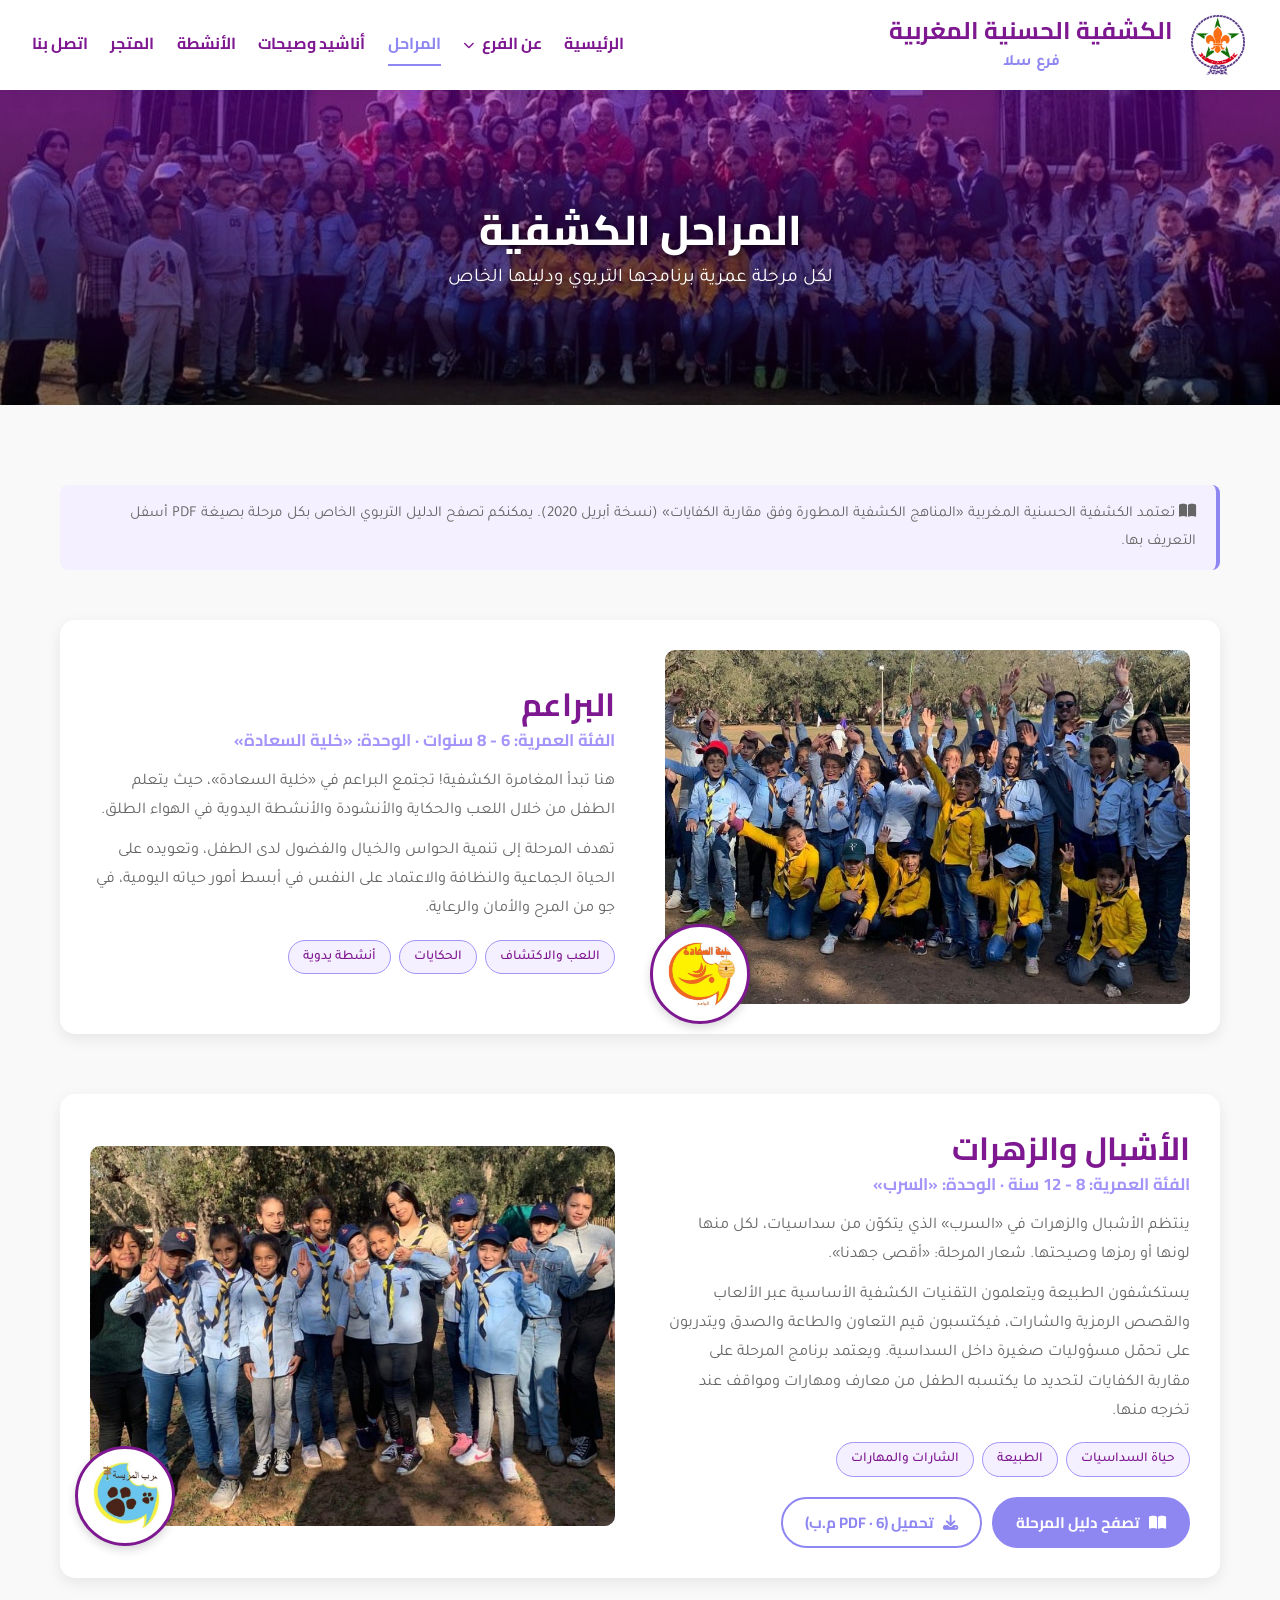
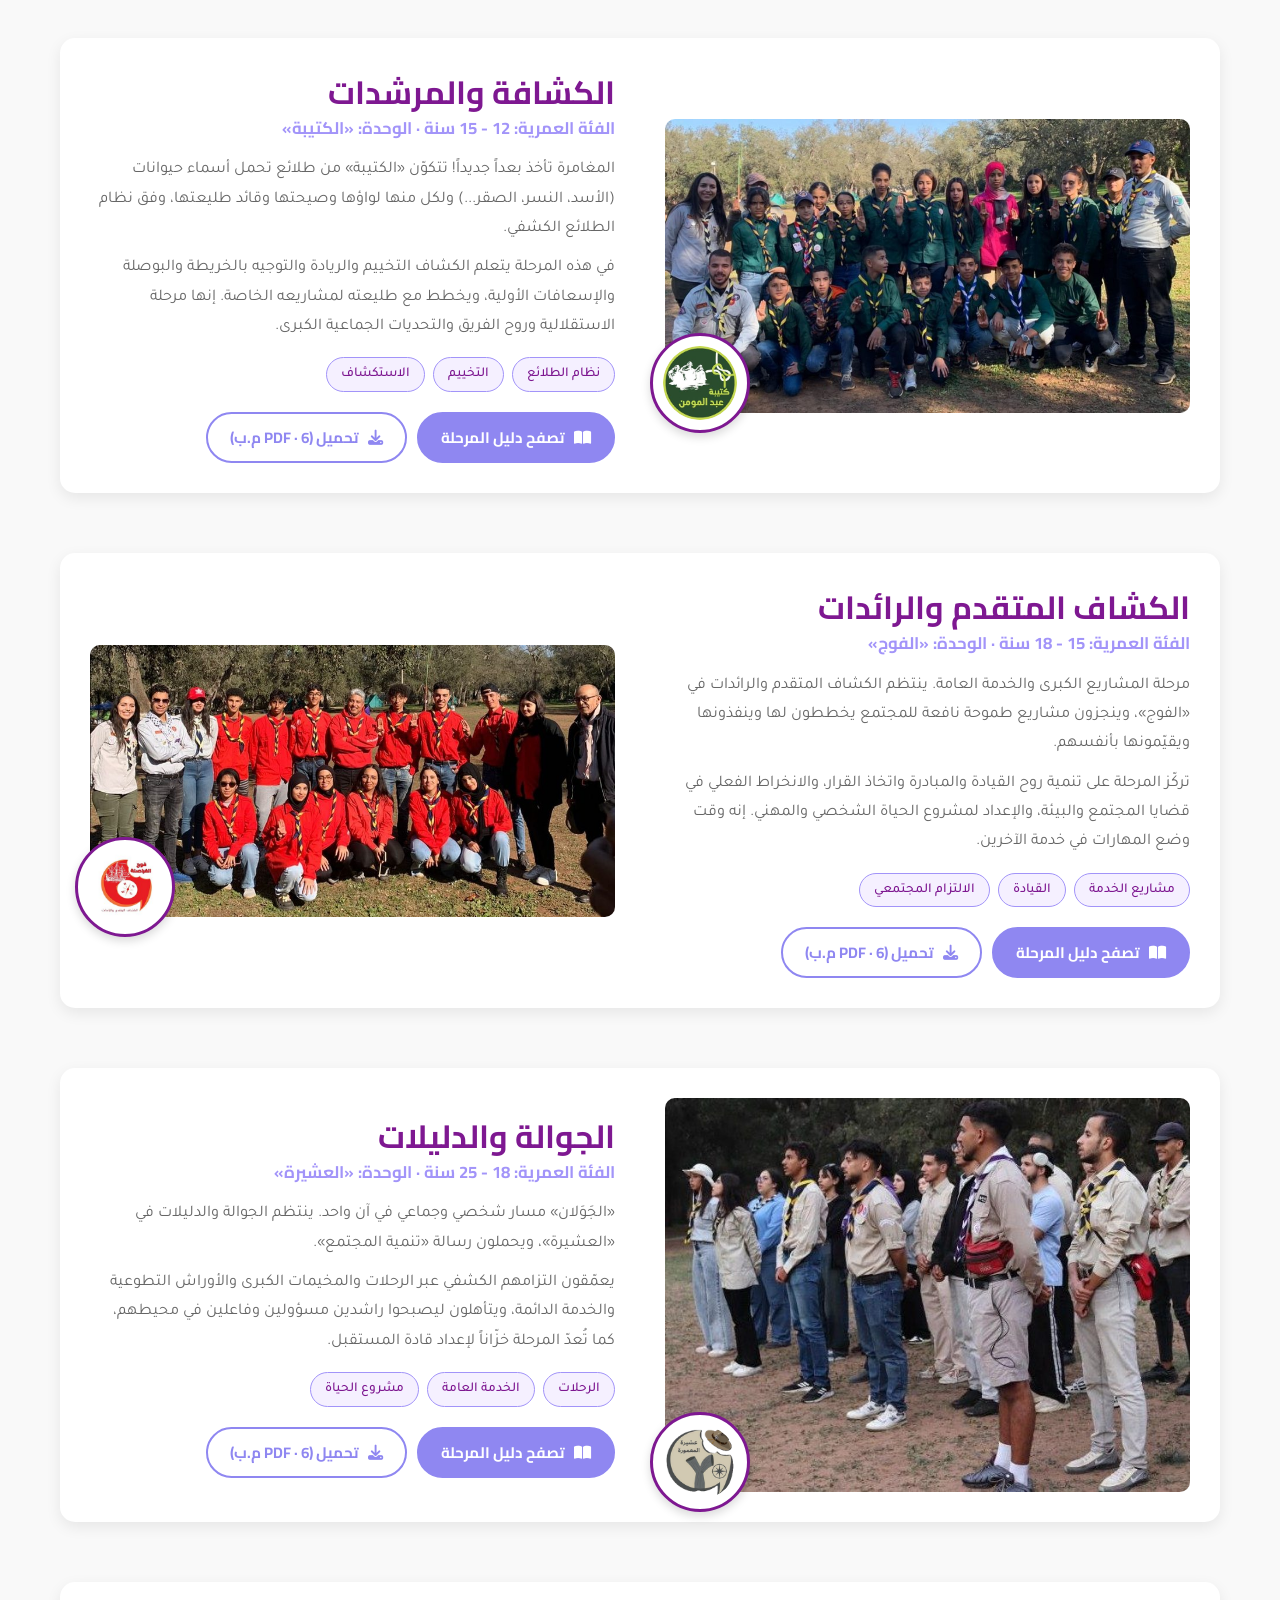
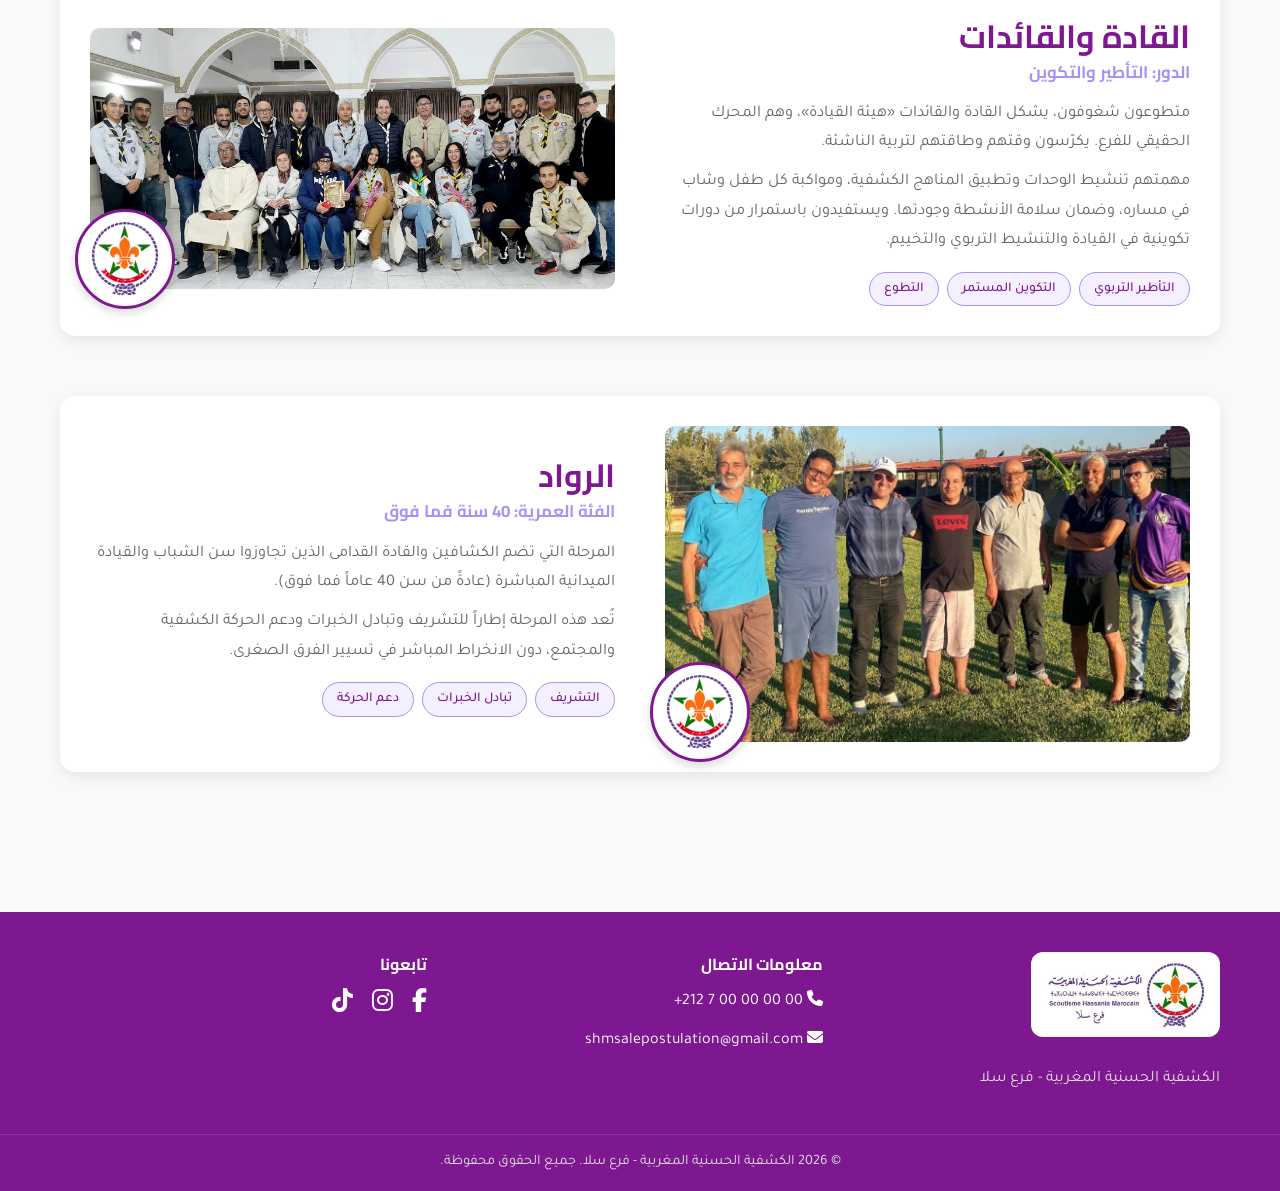
<file: categories.html>
<!DOCTYPE html>
<html lang="ar" dir="rtl">
<head>
    <meta charset="UTF-8">
    <meta name="viewport" content="width=device-width, initial-scale=1.0">
    <title>المراحل الكشفية - الكشفية الحسنية المغربية فرع سلا</title>
    <link rel="stylesheet" href="css/style.css">
    <link rel="preconnect" href="https://fonts.googleapis.com">
    <link rel="preconnect" href="https://fonts.gstatic.com" crossorigin>
    <link href="https://fonts.googleapis.com/css2?family=Cairo:wght@400;600;700;800;900&family=Tajawal:wght@400;500;700&display=swap" rel="stylesheet">
    <link rel="stylesheet" href="https://cdnjs.cloudflare.com/ajax/libs/font-awesome/6.4.0/css/all.min.css">
</head>
<body>

    <header class="main-header">
        <div class="header-container">
            <div class="logo-group">
                <img src="img/logo-shm.png" alt="شعار الكشفية الحسنية المغربية" class="logo">
                <div class="header-text">
                    <h1>الكشفية الحسنية المغربية</h1>
                    <span>فرع سلا</span>
                </div>
            </div>
            <button id="mobile-menu-toggle" class="mobile-menu-toggle" aria-label="القائمة">
                <i class="fas fa-bars"></i>
                <i class="fas fa-xmark"></i>
            </button>
            <nav class="main-nav">
                <ul>
                    <li><a href="index.html">الرئيسية</a></li>
                    <li class="dropdown">
                        <a href="#">عن الفرع <i class="fas fa-chevron-down"></i></a>
                        <ul class="dropdown-menu">
                            <li><a href="mission.html">الرسالة الكشفية</a></li>
                            <li><a href="histoire.html">تاريخنا</a></li>
                            <li><a href="structure.html">هيكلة الفرع</a></li>
                        </ul>
                    </li>
                    <li class="active"><a href="categories.html">المراحل</a></li>
                    <li><a href="anachid.html">أناشيد وصيحات</a></li>
                    <li><a href="activites.html">الأنشطة</a></li>
                    <li><a href="store.html">المتجر</a></li>
                    <li><a href="index.html#contact">اتصل بنا</a></li>
                </ul>
            </nav>
        </div>
    </header>

    <main>
        <section class="page-hero-small">
            <h1>المراحل الكشفية</h1>
            <p>لكل مرحلة عمرية برنامجها التربوي ودليلها الخاص</p>
        </section>

        <section id="categories-list" class="content-section">
            <div class="container">

                <div class="order-note" style="margin-bottom: 50px;">
                    <i class="fas fa-book-open"></i>
                    تعتمد الكشفية الحسنية المغربية «المناهج الكشفية المطورة وفق مقاربة الكفايات» (نسخة أبريل 2020). يمكنكم تصفح الدليل التربوي الخاص بكل مرحلة بصيغة PDF أسفل التعريف بها.
                </div>

                <!-- 1: البراعم -->
                <section class="category-section" id="baraim">
                    <div class="category-image-container">
                        <img src="img/baraim.jpg" alt="مرحلة البراعم" class="category-photo">
                        <img src="img/logo-baraim.jpg" alt="شعار البراعم - خلية السعادة" class="category-logo">
                    </div>
                    <div class="category-text-container">
                        <h2>البراعم</h2>
                        <h5>الفئة العمرية: 6 - 8 سنوات · الوحدة: «خلية السعادة»</h5>
                        <p>هنا تبدأ المغامرة الكشفية! تجتمع البراعم في «خلية السعادة»، حيث يتعلم الطفل من خلال اللعب والحكاية والأنشودة والأنشطة اليدوية في الهواء الطلق.</p>
                        <p>تهدف المرحلة إلى تنمية الحواس والخيال والفضول لدى الطفل، وتعويده على الحياة الجماعية والنظافة والاعتماد على النفس في أبسط أمور حياته اليومية، في جو من المرح والأمان والرعاية.</p>
                        <div class="category-badges">
                            <span class="category-badge">اللعب والاكتشاف</span>
                            <span class="category-badge">الحكايات</span>
                            <span class="category-badge">أنشطة يدوية</span>
                        </div>
                    </div>
                </section>

                <!-- 2: الأشبال والزهرات -->
                <section class="category-section reverse" id="achbal">
                    <div class="category-image-container">
                        <img src="img/achbal.jpg" alt="مرحلة الأشبال والزهرات" class="category-photo">
                        <img src="img/logo-achbal.jpg" alt="شعار الأشبال والزهرات" class="category-logo">
                    </div>
                    <div class="category-text-container">
                        <h2>الأشبال والزهرات</h2>
                        <h5>الفئة العمرية: 8 - 12 سنة · الوحدة: «السرب»</h5>
                        <p>ينتظم الأشبال والزهرات في «السرب» الذي يتكوّن من سداسيات، لكل منها لونها أو رمزها وصيحتها. شعار المرحلة: «أقصى جهدنا».</p>
                        <p>يستكشفون الطبيعة ويتعلمون التقنيات الكشفية الأساسية عبر الألعاب والقصص الرمزية والشارات، فيكتسبون قيم التعاون والطاعة والصدق ويتدربون على تحمّل مسؤوليات صغيرة داخل السداسية. ويعتمد برنامج المرحلة على مقاربة الكفايات لتحديد ما يكتسبه الطفل من معارف ومهارات ومواقف عند تخرجه منها.</p>
                        <div class="category-badges">
                            <span class="category-badge">حياة السداسيات</span>
                            <span class="category-badge">الطبيعة</span>
                            <span class="category-badge">الشارات والمهارات</span>
                        </div>
                        <div class="dalil-actions">
                            <a href="docs/dalil-achbal.pdf" target="_blank" rel="noopener" class="btn btn-dalil"><i class="fas fa-book-open"></i> تصفح دليل المرحلة</a>
                            <a href="docs/dalil-achbal.pdf" download class="btn btn-dalil-outline"><i class="fas fa-download"></i> تحميل (PDF · 6 م.ب)</a>
                        </div>
                    </div>
                </section>

                <!-- 3: الكشافة والمرشدات -->
                <section class="category-section" id="kachafa">
                    <div class="category-image-container">
                        <img src="img/kachafa.jpg" alt="مرحلة الكشافة والمرشدات" class="category-photo">
                        <img src="img/logo-kachafa.jpg" alt="شعار الكشافة والمرشدات" class="category-logo">
                    </div>
                    <div class="category-text-container">
                        <h2>الكشافة والمرشدات</h2>
                        <h5>الفئة العمرية: 12 - 15 سنة · الوحدة: «الكتيبة»</h5>
                        <p>المغامرة تأخذ بعداً جديداً! تتكوّن «الكتيبة» من طلائع تحمل أسماء حيوانات (الأسد، النسر، الصقر...) ولكل منها لواؤها وصيحتها وقائد طليعتها، وفق نظام الطلائع الكشفي.</p>
                        <p>في هذه المرحلة يتعلم الكشاف التخييم والريادة والتوجيه بالخريطة والبوصلة والإسعافات الأولية، ويخطط مع طليعته لمشاريعه الخاصة. إنها مرحلة الاستقلالية وروح الفريق والتحديات الجماعية الكبرى.</p>
                        <div class="category-badges">
                            <span class="category-badge">نظام الطلائع</span>
                            <span class="category-badge">التخييم</span>
                            <span class="category-badge">الاستكشاف</span>
                        </div>
                        <div class="dalil-actions">
                            <a href="docs/dalil-kachafa.pdf" target="_blank" rel="noopener" class="btn btn-dalil"><i class="fas fa-book-open"></i> تصفح دليل المرحلة</a>
                            <a href="docs/dalil-kachafa.pdf" download class="btn btn-dalil-outline"><i class="fas fa-download"></i> تحميل (PDF · 6 م.ب)</a>
                        </div>
                    </div>
                </section>

                <!-- 4: الكشاف المتقدم والرائدات -->
                <section class="category-section reverse" id="moutaqadim">
                    <div class="category-image-container">
                        <img src="img/moutaqadim.jpg" alt="مرحلة الكشاف المتقدم والرائدات" class="category-photo">
                        <img src="img/logo-moutaqadim.jpg" alt="شعار الكشاف المتقدم والرائدات" class="category-logo">
                    </div>
                    <div class="category-text-container">
                        <h2>الكشاف المتقدم والرائدات</h2>
                        <h5>الفئة العمرية: 15 - 18 سنة · الوحدة: «الفوج»</h5>
                        <p>مرحلة المشاريع الكبرى والخدمة العامة. ينتظم الكشاف المتقدم والرائدات في «الفوج»، وينجزون مشاريع طموحة نافعة للمجتمع يخططون لها وينفذونها ويقيّمونها بأنفسهم.</p>
                        <p>تركّز المرحلة على تنمية روح القيادة والمبادرة واتخاذ القرار، والانخراط الفعلي في قضايا المجتمع والبيئة، والإعداد لمشروع الحياة الشخصي والمهني. إنه وقت وضع المهارات في خدمة الآخرين.</p>
                        <div class="category-badges">
                            <span class="category-badge">مشاريع الخدمة</span>
                            <span class="category-badge">القيادة</span>
                            <span class="category-badge">الالتزام المجتمعي</span>
                        </div>
                        <div class="dalil-actions">
                            <a href="docs/dalil-moutaqadim.pdf" target="_blank" rel="noopener" class="btn btn-dalil"><i class="fas fa-book-open"></i> تصفح دليل المرحلة</a>
                            <a href="docs/dalil-moutaqadim.pdf" download class="btn btn-dalil-outline"><i class="fas fa-download"></i> تحميل (PDF · 6 م.ب)</a>
                        </div>
                    </div>
                </section>

                <!-- 5: الجوالة والدليلات -->
                <section class="category-section" id="jawala">
                    <div class="category-image-container">
                        <img src="img/jawala.jpg" alt="مرحلة الجوالة والدليلات" class="category-photo">
                        <img src="img/logo-jawala.png" alt="شعار الجوالة والدليلات" class="category-logo">
                    </div>
                    <div class="category-text-container">
                        <h2>الجوالة والدليلات</h2>
                        <h5>الفئة العمرية: 18 - 25 سنة · الوحدة: «العشيرة»</h5>
                        <p>«الجَوَلان» مسار شخصي وجماعي في آن واحد. ينتظم الجوالة والدليلات في «العشيرة»، ويحملون رسالة «تنمية المجتمع».</p>
                        <p>يعمّقون التزامهم الكشفي عبر الرحلات والمخيمات الكبرى والأوراش التطوعية والخدمة الدائمة، ويتأهلون ليصبحوا راشدين مسؤولين وفاعلين في محيطهم، كما تُعدّ المرحلة خزّاناً لإعداد قادة المستقبل.</p>
                        <div class="category-badges">
                            <span class="category-badge">الرحلات</span>
                            <span class="category-badge">الخدمة العامة</span>
                            <span class="category-badge">مشروع الحياة</span>
                        </div>
                        <div class="dalil-actions">
                            <a href="docs/dalil-jawala.pdf" target="_blank" rel="noopener" class="btn btn-dalil"><i class="fas fa-book-open"></i> تصفح دليل المرحلة</a>
                            <a href="docs/dalil-jawala.pdf" download class="btn btn-dalil-outline"><i class="fas fa-download"></i> تحميل (PDF · 6 م.ب)</a>
                        </div>
                    </div>
                </section>

                <!-- 6: القادة -->
                <section class="category-section reverse" id="qada">
                    <div class="category-image-container">
                        <img src="img/qada.jpg" alt="القادة والقائدات" class="category-photo">
                        <img src="img/logo-shm.png" alt="شعار القادة" class="category-logo">
                    </div>
                    <div class="category-text-container">
                        <h2>القادة والقائدات</h2>
                        <h5>الدور: التأطير والتكوين</h5>
                        <p>متطوعون شغوفون، يشكل القادة والقائدات «هيئة القيادة»، وهم المحرك الحقيقي للفرع. يكرّسون وقتهم وطاقتهم لتربية الناشئة.</p>
                        <p>مهمتهم تنشيط الوحدات وتطبيق المناهج الكشفية، ومواكبة كل طفل وشاب في مساره، وضمان سلامة الأنشطة وجودتها. ويستفيدون باستمرار من دورات تكوينية في القيادة والتنشيط التربوي والتخييم.</p>
                        <div class="category-badges">
                            <span class="category-badge">التأطير التربوي</span>
                            <span class="category-badge">التكوين المستمر</span>
                            <span class="category-badge">التطوع</span>
                        </div>
                    </div>
                </section>

                <!-- 7: الرواد -->
                <section class="category-section" id="rowad">
                    <div class="category-image-container">
                        <img src="img/rowad.jpg" alt="مرحلة الرواد" class="category-photo">
                        <img src="img/logo-shm.png" alt="شعار الرواد" class="category-logo">
                    </div>
                    <div class="category-text-container">
                        <h2>الرواد</h2>
                        <h5>الفئة العمرية: 40 سنة فما فوق</h5>
                        <p>المرحلة التي تضم الكشافين والقادة القدامى الذين تجاوزوا سن الشباب والقيادة الميدانية المباشرة (عادةً من سن 40 عاماً فما فوق).</p>
                        <p>تُعد هذه المرحلة إطاراً للتشريف وتبادل الخبرات ودعم الحركة الكشفية والمجتمع، دون الانخراط المباشر في تسيير الفرق الصغرى.</p>
                        <div class="category-badges">
                            <span class="category-badge">التشريف</span>
                            <span class="category-badge">تبادل الخبرات</span>
                            <span class="category-badge">دعم الحركة</span>
                        </div>
                    </div>
                </section>
            </div>
        </section>
    </main>

    <footer class="main-footer">
        <div class="container footer-container">
            <div class="footer-about">
                <img src="img/logo-footer.jpg" alt="شعار الكشفية" class="footer-logo">
                <p>الكشفية الحسنية المغربية - فرع سلا</p>
            </div>
            <div class="footer-contact">
                <h4>معلومات الاتصال</h4>
                <p><i class="fas fa-phone"></i> 00 00 00 00 7 212+</p>
                <p><i class="fas fa-envelope"></i> shmsalepostulation@gmail.com</p>
            </div>
            <div class="footer-social">
                <h4>تابعونا</h4>
                <a href="https://www.facebook.com/profile.php?id=61571589740582" target="_blank" aria-label="فيسبوك"><i class="fab fa-facebook-f"></i></a>
                <a href="https://www.instagram.com/shm.sale/" target="_blank" aria-label="إنستغرام"><i class="fab fa-instagram"></i></a>
                <a href="https://www.tiktok.com/@shmsale" target="_blank" aria-label="تيك توك"><i class="fab fa-tiktok"></i></a>
            </div>
        </div>
        <div class="footer-bottom">
            <p>&copy; 2026 الكشفية الحسنية المغربية - فرع سلا. جميع الحقوق محفوظة.</p>
        </div>
    </footer>

    <script>
        document.getElementById('mobile-menu-toggle').addEventListener('click', () => {
            document.body.classList.toggle('nav-open');
        });
    </script>
</body>
</html>
</file>
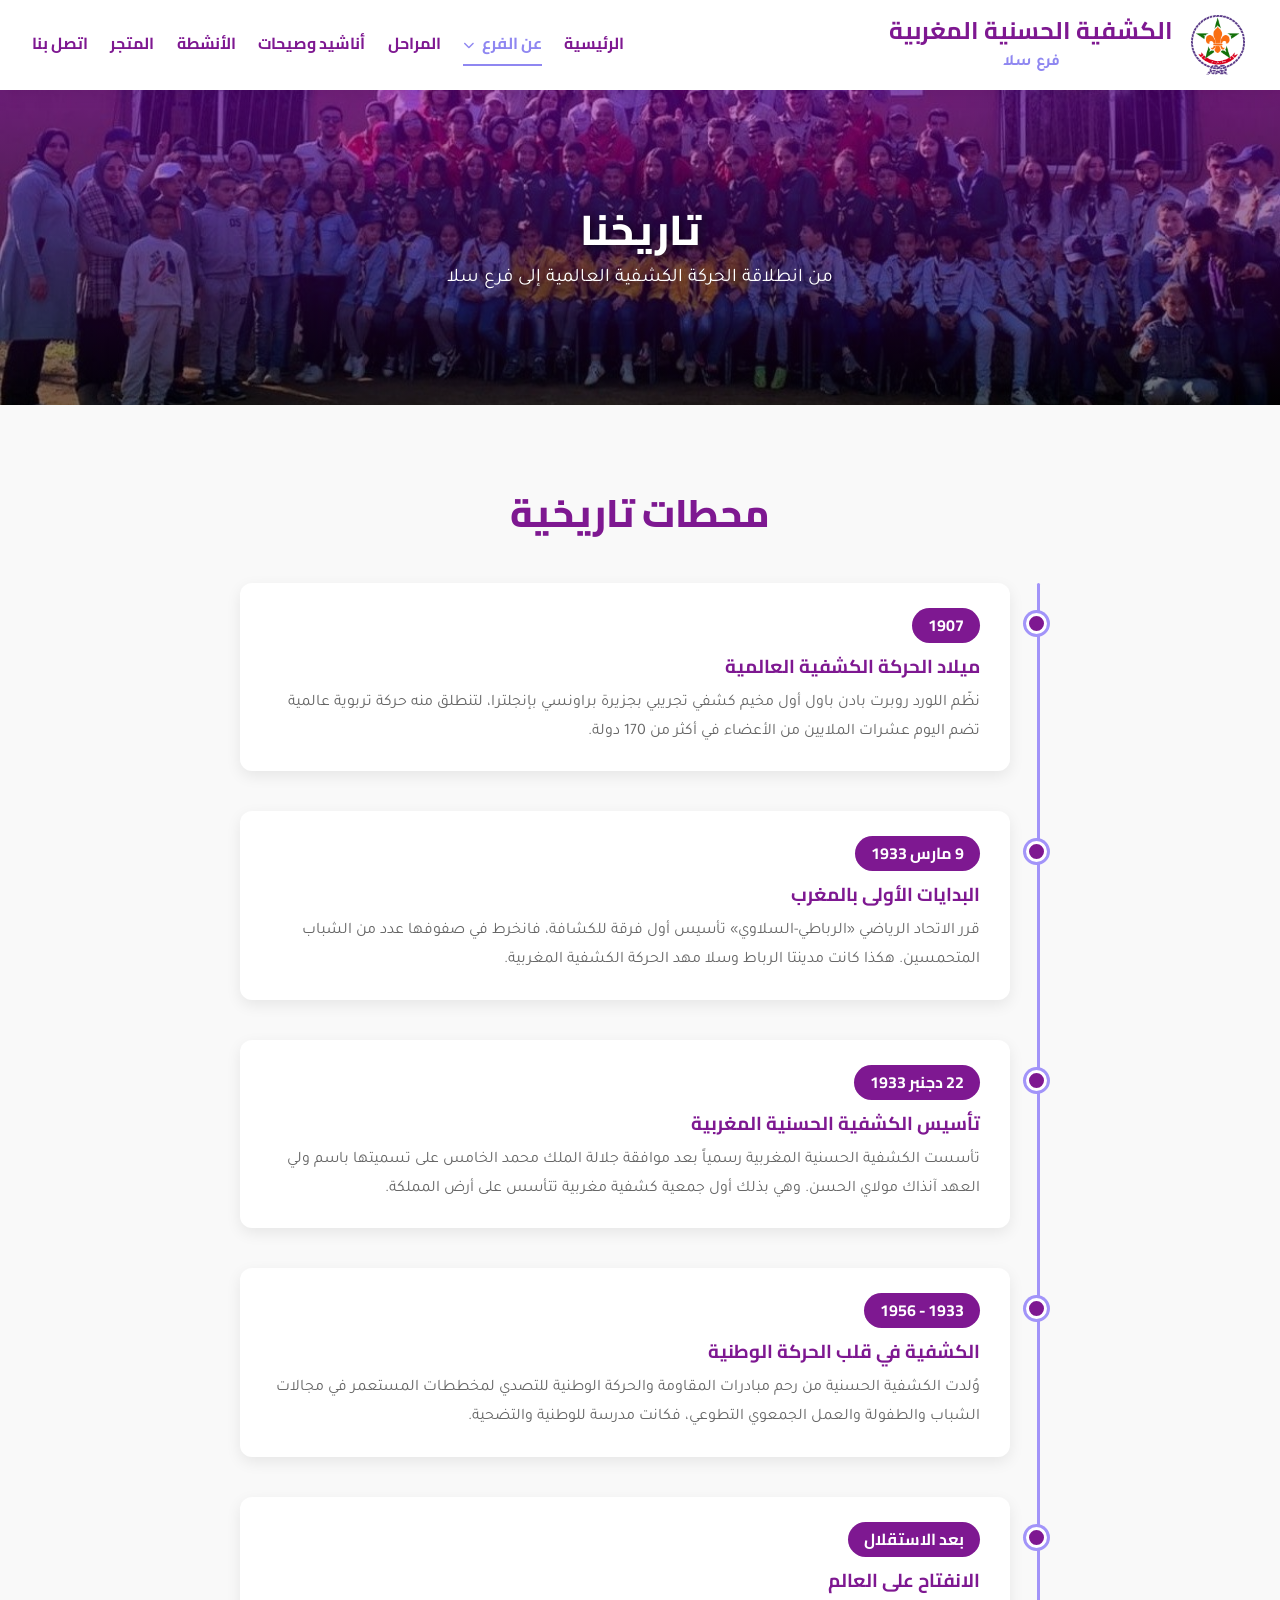
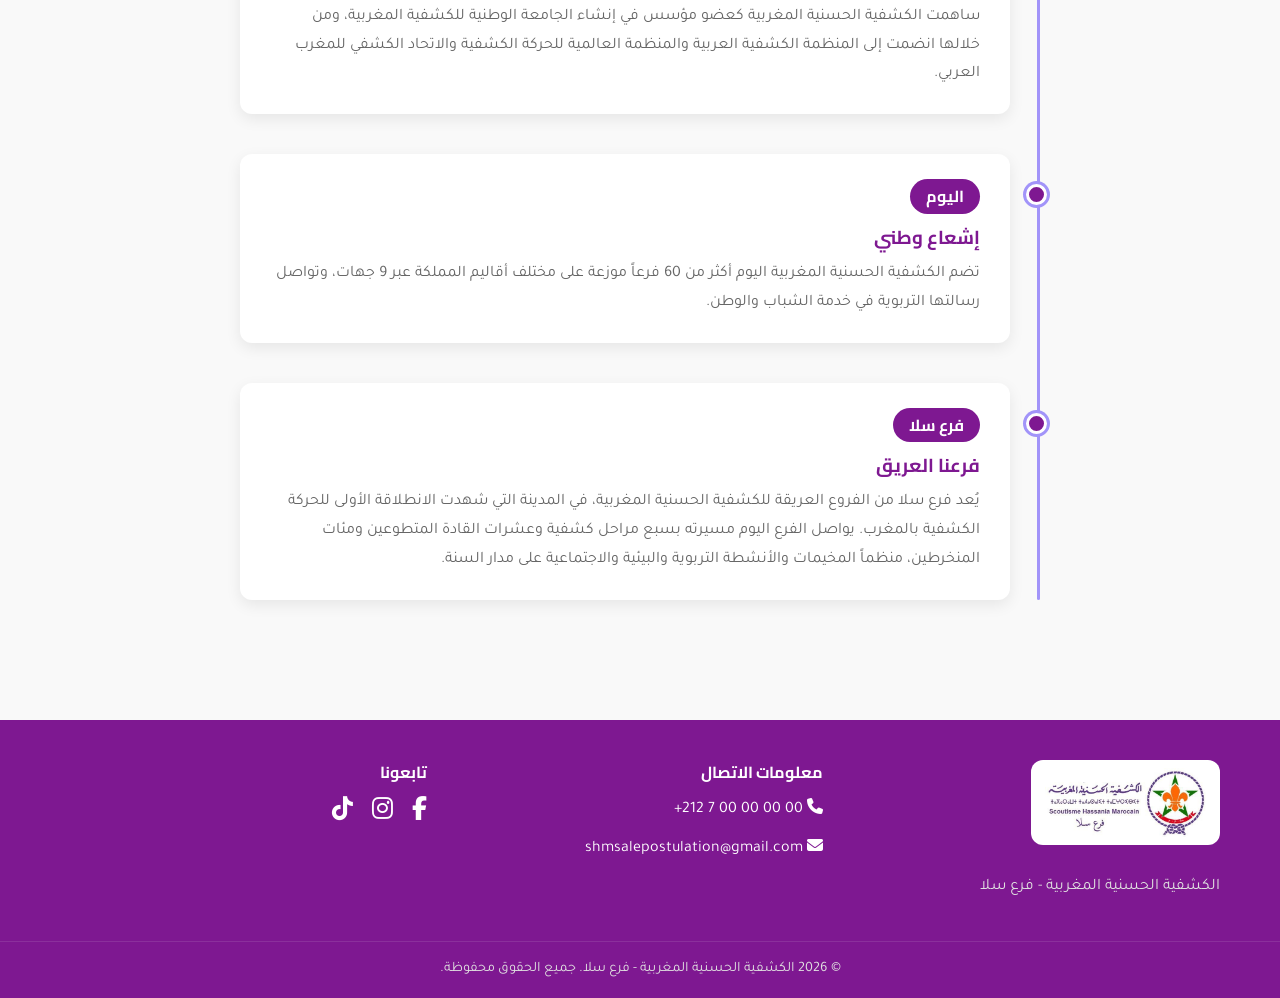
<file: histoire.html>
<!DOCTYPE html>
<html lang="ar" dir="rtl">
<head>
    <meta charset="UTF-8">
    <meta name="viewport" content="width=device-width, initial-scale=1.0">
    <title>تاريخنا - الكشفية الحسنية المغربية فرع سلا</title>
    <link rel="stylesheet" href="css/style.css">
    <link rel="preconnect" href="https://fonts.googleapis.com">
    <link rel="preconnect" href="https://fonts.gstatic.com" crossorigin>
    <link href="https://fonts.googleapis.com/css2?family=Cairo:wght@400;600;700;800;900&family=Tajawal:wght@400;500;700&display=swap" rel="stylesheet">
    <link rel="stylesheet" href="https://cdnjs.cloudflare.com/ajax/libs/font-awesome/6.4.0/css/all.min.css">
</head>
<body>

    <header class="main-header">
        <div class="header-container">
            <div class="logo-group">
                <img src="img/logo-shm.png" alt="شعار الكشفية الحسنية المغربية" class="logo">
                <div class="header-text">
                    <h1>الكشفية الحسنية المغربية</h1>
                    <span>فرع سلا</span>
                </div>
            </div>
            <button id="mobile-menu-toggle" class="mobile-menu-toggle" aria-label="القائمة">
                <i class="fas fa-bars"></i>
                <i class="fas fa-xmark"></i>
            </button>
            <nav class="main-nav">
                <ul>
                    <li><a href="index.html">الرئيسية</a></li>
                    <li class="dropdown active">
                        <a href="#">عن الفرع <i class="fas fa-chevron-down"></i></a>
                        <ul class="dropdown-menu">
                            <li><a href="mission.html">الرسالة الكشفية</a></li>
                            <li><a href="histoire.html">تاريخنا</a></li>
                            <li><a href="structure.html">هيكلة الفرع</a></li>
                        </ul>
                    </li>
                    <li><a href="categories.html">المراحل</a></li>
                    <li><a href="anachid.html">أناشيد وصيحات</a></li>
                    <li><a href="activites.html">الأنشطة</a></li>
                    <li><a href="store.html">المتجر</a></li>
                    <li><a href="index.html#contact">اتصل بنا</a></li>
                </ul>
            </nav>
        </div>
    </header>

    <main>
        <section class="page-hero-small">
            <h1>تاريخنا</h1>
            <p>من انطلاقة الحركة الكشفية العالمية إلى فرع سلا</p>
        </section>

        <section class="content-section">
            <div class="container">
                <h2 class="section-title">محطات تاريخية</h2>
                <div class="timeline">
                    <div class="timeline-item">
                        <span class="year">1907</span>
                        <h3>ميلاد الحركة الكشفية العالمية</h3>
                        <p>نظّم اللورد روبرت بادن باول أول مخيم كشفي تجريبي بجزيرة براونسي بإنجلترا، لتنطلق منه حركة تربوية عالمية تضم اليوم عشرات الملايين من الأعضاء في أكثر من 170 دولة.</p>
                    </div>
                    <div class="timeline-item">
                        <span class="year">9 مارس 1933</span>
                        <h3>البدايات الأولى بالمغرب</h3>
                        <p>قرر الاتحاد الرياضي «الرباطي-السلاوي» تأسيس أول فرقة للكشافة، فانخرط في صفوفها عدد من الشباب المتحمسين. هكذا كانت مدينتا الرباط وسلا مهد الحركة الكشفية المغربية.</p>
                    </div>
                    <div class="timeline-item">
                        <span class="year">22 دجنبر 1933</span>
                        <h3>تأسيس الكشفية الحسنية المغربية</h3>
                        <p>تأسست الكشفية الحسنية المغربية رسمياً بعد موافقة جلالة الملك محمد الخامس على تسميتها باسم ولي العهد آنذاك مولاي الحسن. وهي بذلك أول جمعية كشفية مغربية تتأسس على أرض المملكة.</p>
                    </div>
                    <div class="timeline-item">
                        <span class="year">1933 - 1956</span>
                        <h3>الكشفية في قلب الحركة الوطنية</h3>
                        <p>وُلدت الكشفية الحسنية من رحم مبادرات المقاومة والحركة الوطنية للتصدي لمخططات المستعمر في مجالات الشباب والطفولة والعمل الجمعوي التطوعي، فكانت مدرسة للوطنية والتضحية.</p>
                    </div>
                    <div class="timeline-item">
                        <span class="year">بعد الاستقلال</span>
                        <h3>الانفتاح على العالم</h3>
                        <p>ساهمت الكشفية الحسنية المغربية كعضو مؤسس في إنشاء الجامعة الوطنية للكشفية المغربية، ومن خلالها انضمت إلى المنظمة الكشفية العربية والمنظمة العالمية للحركة الكشفية والاتحاد الكشفي للمغرب العربي.</p>
                    </div>
                    <div class="timeline-item">
                        <span class="year">اليوم</span>
                        <h3>إشعاع وطني</h3>
                        <p>تضم الكشفية الحسنية المغربية اليوم أكثر من 60 فرعاً موزعة على مختلف أقاليم المملكة عبر 9 جهات، وتواصل رسالتها التربوية في خدمة الشباب والوطن.</p>
                    </div>
                    <div class="timeline-item">
                        <span class="year">فرع سلا</span>
                        <h3>فرعنا العريق</h3>
                        <p>يُعد فرع سلا من الفروع العريقة للكشفية الحسنية المغربية، في المدينة التي شهدت الانطلاقة الأولى للحركة الكشفية بالمغرب. يواصل الفرع اليوم مسيرته بسبع مراحل كشفية وعشرات القادة المتطوعين ومئات المنخرطين، منظماً المخيمات والأنشطة التربوية والبيئية والاجتماعية على مدار السنة.</p>
                    </div>
                </div>
            </div>
        </section>
    </main>

    <footer class="main-footer">
        <div class="container footer-container">
            <div class="footer-about">
                <img src="img/logo-footer.jpg" alt="شعار الكشفية" class="footer-logo">
                <p>الكشفية الحسنية المغربية - فرع سلا</p>
            </div>
            <div class="footer-contact">
                <h4>معلومات الاتصال</h4>
                <p><i class="fas fa-phone"></i> 00 00 00 00 7 212+</p>
                <p><i class="fas fa-envelope"></i> shmsalepostulation@gmail.com</p>
            </div>
            <div class="footer-social">
                <h4>تابعونا</h4>
                <a href="https://www.facebook.com/profile.php?id=61571589740582" target="_blank" aria-label="فيسبوك"><i class="fab fa-facebook-f"></i></a>
                <a href="https://www.instagram.com/shm.sale/" target="_blank" aria-label="إنستغرام"><i class="fab fa-instagram"></i></a>
                <a href="https://www.tiktok.com/@shmsale" target="_blank" aria-label="تيك توك"><i class="fab fa-tiktok"></i></a>
            </div>
        </div>
        <div class="footer-bottom">
            <p>&copy; 2026 الكشفية الحسنية المغربية - فرع سلا. جميع الحقوق محفوظة.</p>
        </div>
    </footer>

    <script>
        document.getElementById('mobile-menu-toggle').addEventListener('click', () => {
            document.body.classList.toggle('nav-open');
        });
    </script>
</body>
</html>
</file>
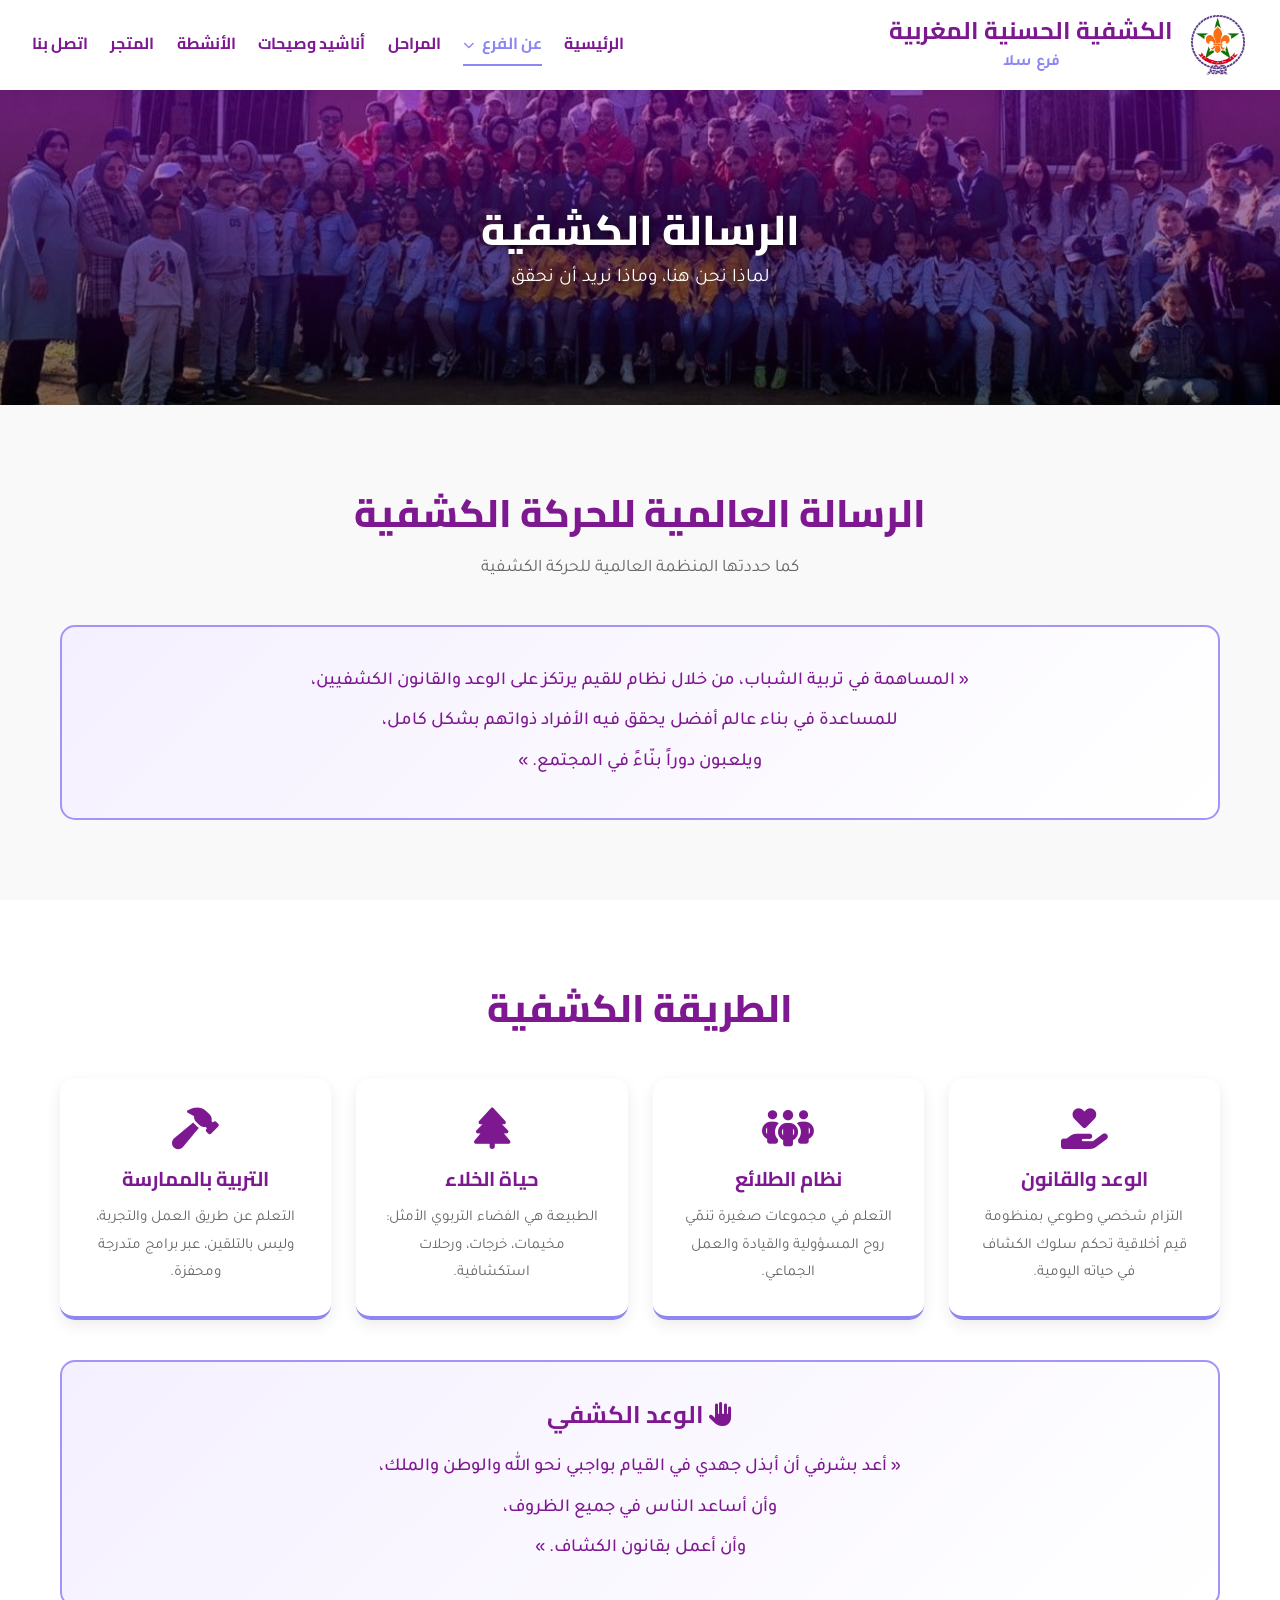
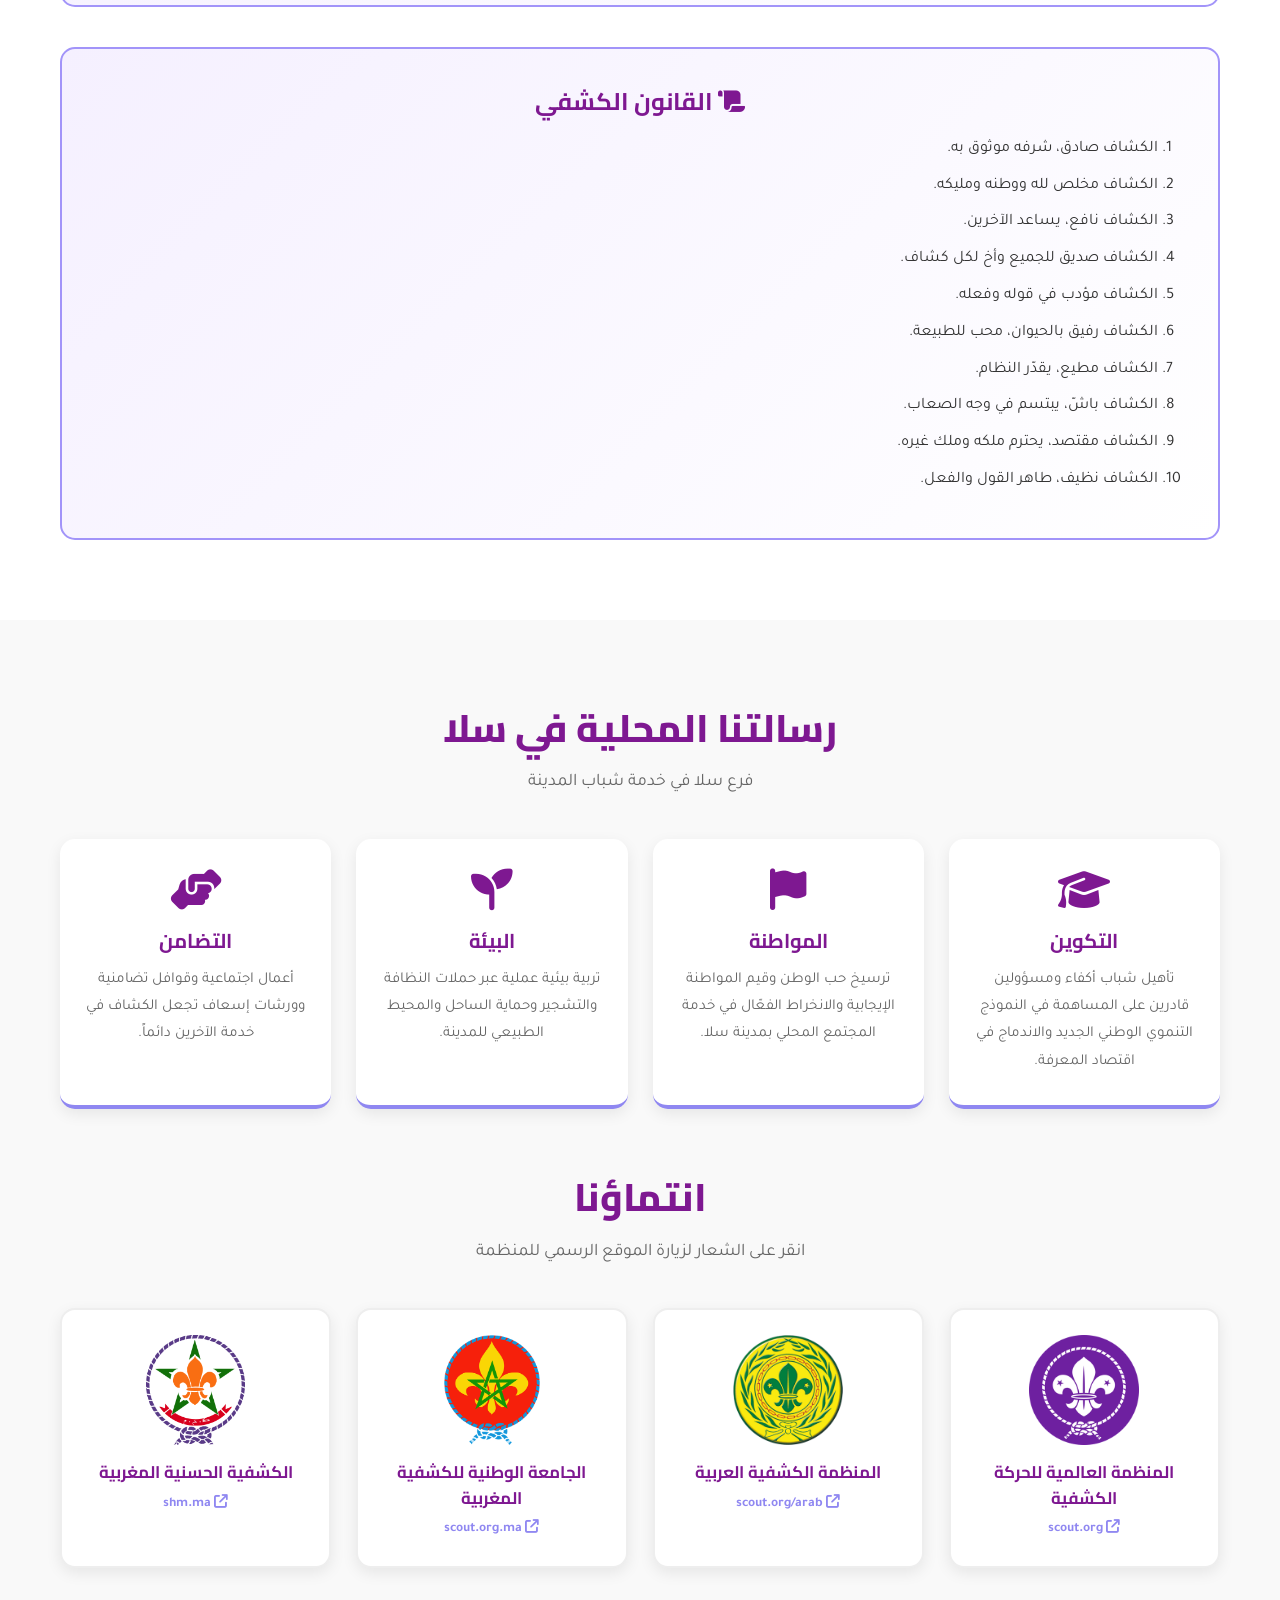
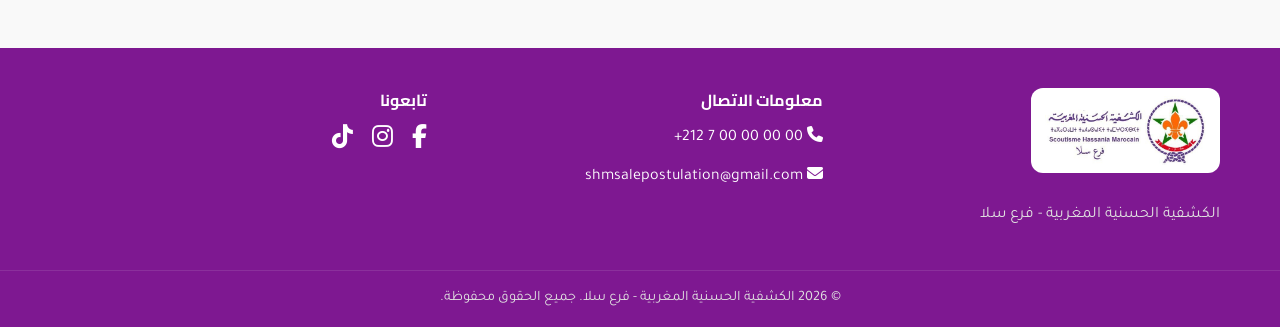
<file: mission.html>
<!DOCTYPE html>
<html lang="ar" dir="rtl">
<head>
    <meta charset="UTF-8">
    <meta name="viewport" content="width=device-width, initial-scale=1.0">
    <title>الرسالة الكشفية - الكشفية الحسنية المغربية فرع سلا</title>
    <link rel="stylesheet" href="css/style.css">
    <link rel="preconnect" href="https://fonts.googleapis.com">
    <link rel="preconnect" href="https://fonts.gstatic.com" crossorigin>
    <link href="https://fonts.googleapis.com/css2?family=Cairo:wght@400;600;700;800;900&family=Tajawal:wght@400;500;700&display=swap" rel="stylesheet">
    <link rel="stylesheet" href="https://cdnjs.cloudflare.com/ajax/libs/font-awesome/6.4.0/css/all.min.css">
</head>
<body>

    <header class="main-header">
        <div class="header-container">
            <div class="logo-group">
                <img src="img/logo-shm.png" alt="شعار الكشفية الحسنية المغربية" class="logo">
                <div class="header-text">
                    <h1>الكشفية الحسنية المغربية</h1>
                    <span>فرع سلا</span>
                </div>
            </div>
            <button id="mobile-menu-toggle" class="mobile-menu-toggle" aria-label="القائمة">
                <i class="fas fa-bars"></i>
                <i class="fas fa-xmark"></i>
            </button>
            <nav class="main-nav">
                <ul>
                    <li><a href="index.html">الرئيسية</a></li>
                    <li class="dropdown active">
                        <a href="#">عن الفرع <i class="fas fa-chevron-down"></i></a>
                        <ul class="dropdown-menu">
                            <li><a href="mission.html">الرسالة الكشفية</a></li>
                            <li><a href="histoire.html">تاريخنا</a></li>
                            <li><a href="structure.html">هيكلة الفرع</a></li>
                        </ul>
                    </li>
                    <li><a href="categories.html">المراحل</a></li>
                    <li><a href="anachid.html">أناشيد وصيحات</a></li>
                    <li><a href="activites.html">الأنشطة</a></li>
                    <li><a href="store.html">المتجر</a></li>
                    <li><a href="index.html#contact">اتصل بنا</a></li>
                </ul>
            </nav>
        </div>
    </header>

    <main>
        <section class="page-hero-small">
            <h1>الرسالة الكشفية</h1>
            <p>لماذا نحن هنا، وماذا نريد أن نحقق</p>
        </section>

        <section class="content-section">
            <div class="container">
                <h2 class="section-title">الرسالة العالمية للحركة الكشفية</h2>
                <p class="section-subtitle">كما حددتها المنظمة العالمية للحركة الكشفية</p>
                <div class="promise-card" style="margin-top:0;">
                    <blockquote>
                        « المساهمة في تربية الشباب، من خلال نظام للقيم يرتكز على الوعد والقانون الكشفيين،<br>
                        للمساعدة في بناء عالم أفضل يحقق فيه الأفراد ذواتهم بشكل كامل،<br>
                        ويلعبون دوراً بنّاءً في المجتمع. »
                    </blockquote>
                </div>
            </div>
        </section>

        <section class="content-section" style="background: var(--color-white);">
            <div class="container">
                <h2 class="section-title">الطريقة الكشفية</h2>
                <div class="values-grid">
                    <div class="value-card">
                        <i class="fas fa-hand-holding-heart"></i>
                        <h3>الوعد والقانون</h3>
                        <p>التزام شخصي وطوعي بمنظومة قيم أخلاقية تحكم سلوك الكشاف في حياته اليومية.</p>
                    </div>
                    <div class="value-card">
                        <i class="fas fa-people-group"></i>
                        <h3>نظام الطلائع</h3>
                        <p>التعلم في مجموعات صغيرة تنمّي روح المسؤولية والقيادة والعمل الجماعي.</p>
                    </div>
                    <div class="value-card">
                        <i class="fas fa-tree"></i>
                        <h3>حياة الخلاء</h3>
                        <p>الطبيعة هي الفضاء التربوي الأمثل: مخيمات، خرجات، ورحلات استكشافية.</p>
                    </div>
                    <div class="value-card">
                        <i class="fas fa-hammer"></i>
                        <h3>التربية بالممارسة</h3>
                        <p>التعلم عن طريق العمل والتجربة، وليس بالتلقين، عبر برامج متدرجة ومحفزة.</p>
                    </div>
                </div>

                <div class="promise-card">
                    <h3><i class="fas fa-hand"></i> الوعد الكشفي</h3>
                    <blockquote>
                        « أعد بشرفي أن أبذل جهدي في القيام بواجبي نحو الله والوطن والملك،<br>
                        وأن أساعد الناس في جميع الظروف،<br>
                        وأن أعمل بقانون الكشاف. »
                    </blockquote>
                </div>

                <div class="promise-card">
                    <h3><i class="fas fa-scroll"></i> القانون الكشفي</h3>
                    <ol>
                        <li>الكشاف صادق، شرفه موثوق به.</li>
                        <li>الكشاف مخلص لله ووطنه ومليكه.</li>
                        <li>الكشاف نافع، يساعد الآخرين.</li>
                        <li>الكشاف صديق للجميع وأخ لكل كشاف.</li>
                        <li>الكشاف مؤدب في قوله وفعله.</li>
                        <li>الكشاف رفيق بالحيوان، محب للطبيعة.</li>
                        <li>الكشاف مطيع، يقدّر النظام.</li>
                        <li>الكشاف باشّ، يبتسم في وجه الصعاب.</li>
                        <li>الكشاف مقتصد، يحترم ملكه وملك غيره.</li>
                        <li>الكشاف نظيف، طاهر القول والفعل.</li>
                    </ol>
                </div>
            </div>
        </section>

        <section class="content-section">
            <div class="container">
                <h2 class="section-title">رسالتنا المحلية في سلا</h2>
                <p class="section-subtitle">فرع سلا في خدمة شباب المدينة</p>
                <div class="values-grid">
                    <div class="value-card">
                        <i class="fas fa-graduation-cap"></i>
                        <h3>التكوين</h3>
                        <p>تأهيل شباب أكفاء ومسؤولين قادرين على المساهمة في النموذج التنموي الوطني الجديد والاندماج في اقتصاد المعرفة.</p>
                    </div>
                    <div class="value-card">
                        <i class="fas fa-flag"></i>
                        <h3>المواطنة</h3>
                        <p>ترسيخ حب الوطن وقيم المواطنة الإيجابية والانخراط الفعّال في خدمة المجتمع المحلي بمدينة سلا.</p>
                    </div>
                    <div class="value-card">
                        <i class="fas fa-seedling"></i>
                        <h3>البيئة</h3>
                        <p>تربية بيئية عملية عبر حملات النظافة والتشجير وحماية الساحل والمحيط الطبيعي للمدينة.</p>
                    </div>
                    <div class="value-card">
                        <i class="fas fa-handshake-angle"></i>
                        <h3>التضامن</h3>
                        <p>أعمال اجتماعية وقوافل تضامنية وورشات إسعاف تجعل الكشاف في خدمة الآخرين دائماً.</p>
                    </div>
                </div>

                <h2 class="section-title" style="margin-top:60px;">انتماؤنا</h2>
                <p class="section-subtitle">انقر على الشعار لزيارة الموقع الرسمي للمنظمة</p>
                <div class="affiliation-grid">
                    <a class="affiliation-card" href="https://www.scout.org/" target="_blank" rel="noopener">
                        <img src="img/logo-world.png" alt="المنظمة العالمية للحركة الكشفية">
                        <h3>المنظمة العالمية للحركة الكشفية</h3>
                        <span>scout.org <i class="fas fa-arrow-up-right-from-square"></i></span>
                    </a>
                    <a class="affiliation-card" href="https://www.scout.org/where-we-work/regions/arab" target="_blank" rel="noopener">
                        <img src="img/logo-arab.png" alt="المنظمة الكشفية العربية">
                        <h3>المنظمة الكشفية العربية</h3>
                        <span>scout.org/arab <i class="fas fa-arrow-up-right-from-square"></i></span>
                    </a>
                    <a class="affiliation-card" href="https://www.scout.org.ma/" target="_blank" rel="noopener">
                        <img src="img/logo-fnsm.png" alt="الجامعة الوطنية للكشفية المغربية">
                        <h3>الجامعة الوطنية للكشفية المغربية</h3>
                        <span>scout.org.ma <i class="fas fa-arrow-up-right-from-square"></i></span>
                    </a>
                    <a class="affiliation-card" href="https://www.shm.ma/shm.ma/" target="_blank" rel="noopener">
                        <img src="img/logo-shm-full.png" alt="الكشفية الحسنية المغربية">
                        <h3>الكشفية الحسنية المغربية</h3>
                        <span>shm.ma <i class="fas fa-arrow-up-right-from-square"></i></span>
                    </a>
                </div>
            </div>
        </section>
    </main>

    <footer class="main-footer">
        <div class="container footer-container">
            <div class="footer-about">
                <img src="img/logo-footer.jpg" alt="شعار الكشفية" class="footer-logo">
                <p>الكشفية الحسنية المغربية - فرع سلا</p>
            </div>
            <div class="footer-contact">
                <h4>معلومات الاتصال</h4>
                <p><i class="fas fa-phone"></i> 00 00 00 00 7 212+</p>
                <p><i class="fas fa-envelope"></i> shmsalepostulation@gmail.com</p>
            </div>
            <div class="footer-social">
                <h4>تابعونا</h4>
                <a href="https://www.facebook.com/profile.php?id=61571589740582" target="_blank" aria-label="فيسبوك"><i class="fab fa-facebook-f"></i></a>
                <a href="https://www.instagram.com/shm.sale/" target="_blank" aria-label="إنستغرام"><i class="fab fa-instagram"></i></a>
                <a href="https://www.tiktok.com/@shmsale" target="_blank" aria-label="تيك توك"><i class="fab fa-tiktok"></i></a>
            </div>
        </div>
        <div class="footer-bottom">
            <p>&copy; 2026 الكشفية الحسنية المغربية - فرع سلا. جميع الحقوق محفوظة.</p>
        </div>
    </footer>

    <script>
        document.getElementById('mobile-menu-toggle').addEventListener('click', () => {
            document.body.classList.toggle('nav-open');
        });
    </script>
</body>
</html>
</file>
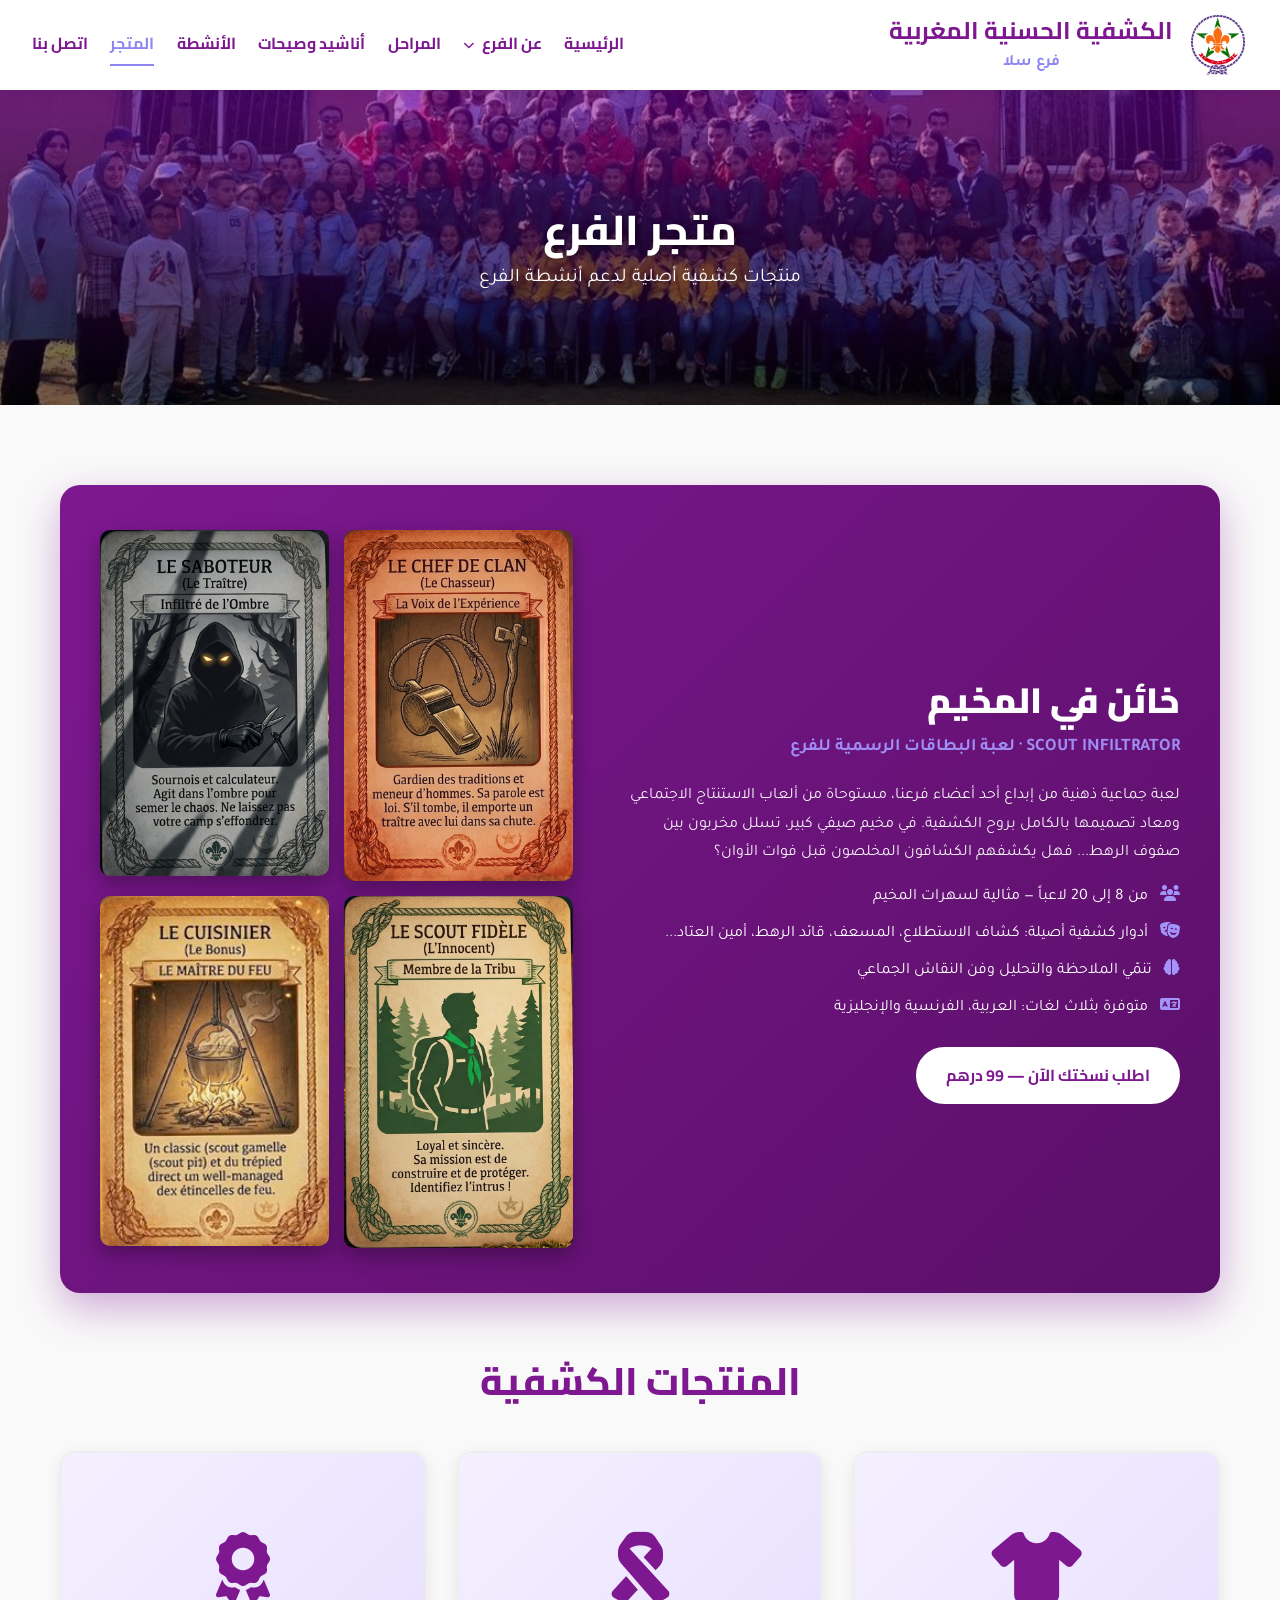
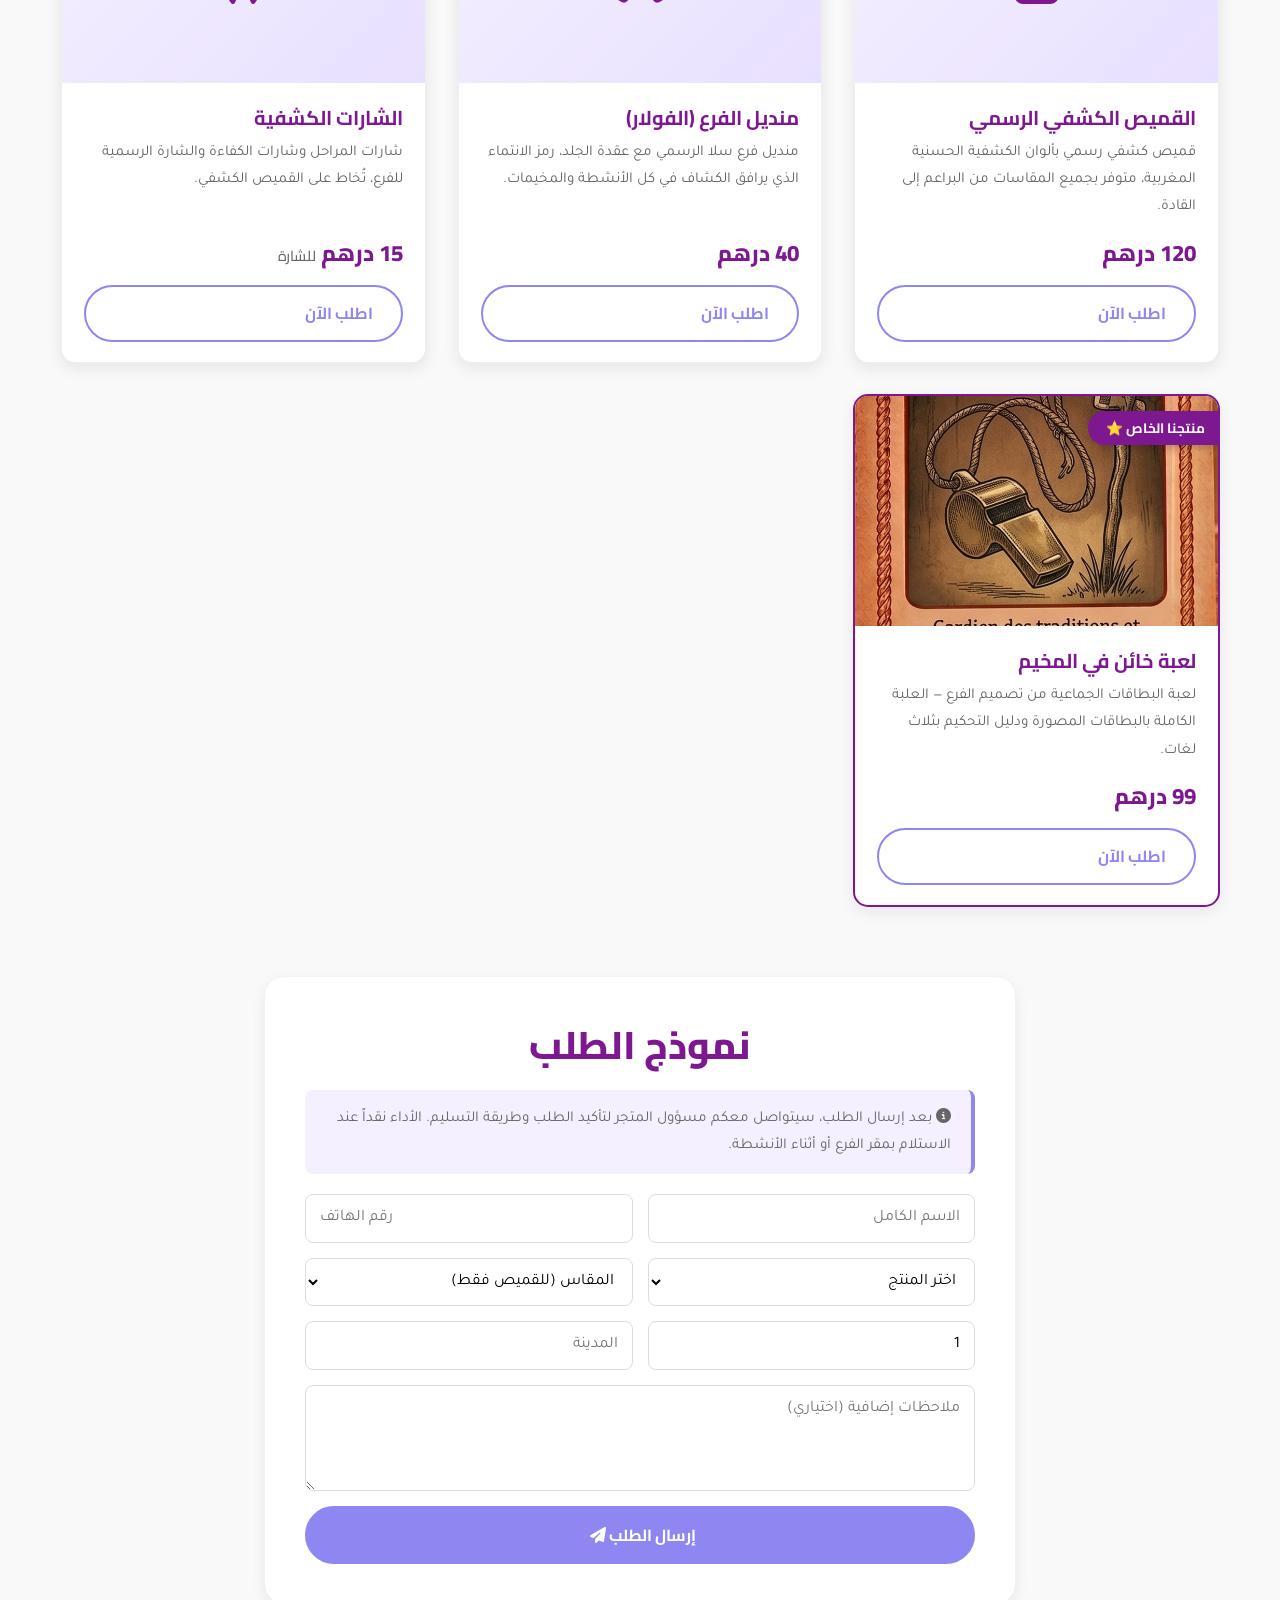
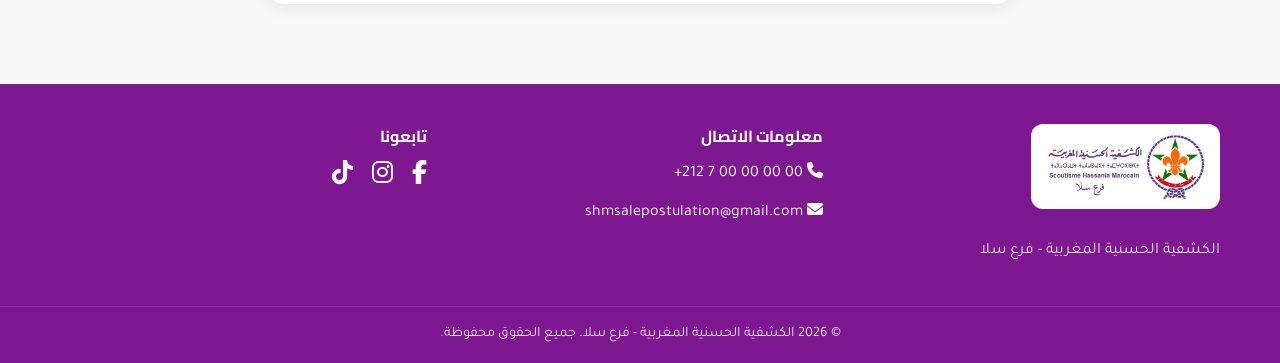
<file: store.html>
<!DOCTYPE html>
<html lang="ar" dir="rtl">
<head>
    <meta charset="UTF-8">
    <meta name="viewport" content="width=device-width, initial-scale=1.0">
    <title>متجر الفرع - الكشفية الحسنية المغربية فرع سلا</title>
    <link rel="stylesheet" href="css/style.css">
    <link rel="preconnect" href="https://fonts.googleapis.com">
    <link rel="preconnect" href="https://fonts.gstatic.com" crossorigin>
    <link href="https://fonts.googleapis.com/css2?family=Cairo:wght@400;600;700;800;900&family=Tajawal:wght@400;500;700&display=swap" rel="stylesheet">
    <link rel="stylesheet" href="https://cdnjs.cloudflare.com/ajax/libs/font-awesome/6.4.0/css/all.min.css">
</head>
<body>

    <header class="main-header">
        <div class="header-container">
            <div class="logo-group">
                <img src="img/logo-shm.png" alt="شعار الكشفية الحسنية المغربية" class="logo">
                <div class="header-text">
                    <h1>الكشفية الحسنية المغربية</h1>
                    <span>فرع سلا</span>
                </div>
            </div>
            <button id="mobile-menu-toggle" class="mobile-menu-toggle" aria-label="القائمة">
                <i class="fas fa-bars"></i>
                <i class="fas fa-xmark"></i>
            </button>
            <nav class="main-nav">
                <ul>
                    <li><a href="index.html">الرئيسية</a></li>
                    <li class="dropdown">
                        <a href="#">عن الفرع <i class="fas fa-chevron-down"></i></a>
                        <ul class="dropdown-menu">
                            <li><a href="mission.html">الرسالة الكشفية</a></li>
                            <li><a href="histoire.html">تاريخنا</a></li>
                            <li><a href="structure.html">هيكلة الفرع</a></li>
                        </ul>
                    </li>
                    <li><a href="categories.html">المراحل</a></li>
                    <li><a href="anachid.html">أناشيد وصيحات</a></li>
                    <li><a href="activites.html">الأنشطة</a></li>
                    <li class="active"><a href="store.html">المتجر</a></li>
                    <li><a href="index.html#contact">اتصل بنا</a></li>
                </ul>
            </nav>
        </div>
    </header>

    <main>
        <section class="page-hero-small">
            <h1>متجر الفرع</h1>
            <p>منتجات كشفية أصلية لدعم أنشطة الفرع</p>
        </section>

        <section class="content-section">
            <div class="container">

                <!-- المنتج الخاص: لعبة خائن في المخيم -->
                <div class="game-section">
                    <div class="game-text">
                        <h2>خائن في المخيم</h2>
                        <p class="game-sub">SCOUT INFILTRATOR · لعبة البطاقات الرسمية للفرع</p>
                        <p>لعبة جماعية ذهنية من إبداع أحد أعضاء فرعنا، مستوحاة من ألعاب الاستنتاج الاجتماعي ومعاد تصميمها بالكامل بروح الكشفية. في مخيم صيفي كبير، تسلل مخربون بين صفوف الرهط... فهل يكشفهم الكشافون المخلصون قبل فوات الأوان؟</p>
                        <ul class="game-features">
                            <li><i class="fas fa-users"></i> من 8 إلى 20 لاعباً — مثالية لسهرات المخيم</li>
                            <li><i class="fas fa-masks-theater"></i> أدوار كشفية أصيلة: كشاف الاستطلاع، المسعف، قائد الرهط، أمين العتاد...</li>
                            <li><i class="fas fa-brain"></i> تنمّي الملاحظة والتحليل وفن النقاش الجماعي</li>
                            <li><i class="fas fa-language"></i> متوفرة بثلاث لغات: العربية، الفرنسية والإنجليزية</li>
                        </ul>
                        <a href="#commander" class="btn" data-product="لعبة خائن في المخيم">اطلب نسختك الآن — 99 درهم</a>
                    </div>
                    <div class="game-cards-gallery">
                        <img src="img/carte-2.jpg" alt="بطاقة من لعبة خائن في المخيم">
                        <img src="img/carte-3.jpg" alt="بطاقة من لعبة خائن في المخيم">
                        <img src="img/carte-4.jpg" alt="بطاقة من لعبة خائن في المخيم">
                        <img src="img/carte-1.jpg" alt="بطاقة من لعبة خائن في المخيم">
                    </div>
                </div>

                <!-- المنتجات الكشفية -->
                <h2 class="section-title">المنتجات الكشفية</h2>
                <div class="store-grid">

                    <div class="product-card">
                        <div class="product-image-icon"><i class="fas fa-shirt"></i></div>
                        <div class="product-content">
                            <h3>القميص الكشفي الرسمي</h3>
                            <p>قميص كشفي رسمي بألوان الكشفية الحسنية المغربية، متوفر بجميع المقاسات من البراعم إلى القادة.</p>
                            <div class="product-price">120 درهم</div>
                            <a href="#commander" class="btn" data-product="القميص الكشفي الرسمي">اطلب الآن</a>
                        </div>
                    </div>

                    <div class="product-card">
                        <div class="product-image-icon"><i class="fas fa-ribbon"></i></div>
                        <div class="product-content">
                            <h3>منديل الفرع (الفولار)</h3>
                            <p>منديل فرع سلا الرسمي مع عقدة الجلد، رمز الانتماء الذي يرافق الكشاف في كل الأنشطة والمخيمات.</p>
                            <div class="product-price">40 درهم</div>
                            <a href="#commander" class="btn" data-product="منديل الفرع (الفولار)">اطلب الآن</a>
                        </div>
                    </div>

                    <div class="product-card">
                        <div class="product-image-icon"><i class="fas fa-award"></i></div>
                        <div class="product-content">
                            <h3>الشارات الكشفية</h3>
                            <p>شارات المراحل وشارات الكفاءة والشارة الرسمية للفرع، تُخاط على القميص الكشفي.</p>
                            <div class="product-price">15 درهم <small>للشارة</small></div>
                            <a href="#commander" class="btn" data-product="الشارات الكشفية">اطلب الآن</a>
                        </div>
                    </div>

                    <div class="product-card special">
                        <span class="product-ribbon">منتجنا الخاص ⭐</span>
                        <img src="img/carte-2.jpg" alt="لعبة خائن في المخيم" class="product-image">
                        <div class="product-content">
                            <h3>لعبة خائن في المخيم</h3>
                            <p>لعبة البطاقات الجماعية من تصميم الفرع — العلبة الكاملة بالبطاقات المصورة ودليل التحكيم بثلاث لغات.</p>
                            <div class="product-price">99 درهم</div>
                            <a href="#commander" class="btn" data-product="لعبة خائن في المخيم">اطلب الآن</a>
                        </div>
                    </div>

                </div>

                <!-- نموذج الطلب -->
                <div id="commander" class="order-section" style="margin-top: 70px;">
                    <h2 class="section-title" style="margin-bottom: 15px;">نموذج الطلب</h2>
                    <div class="order-note">
                        <i class="fas fa-circle-info"></i>
                        بعد إرسال الطلب، سيتواصل معكم مسؤول المتجر لتأكيد الطلب وطريقة التسليم. الأداء نقداً عند الاستلام بمقر الفرع أو أثناء الأنشطة.
                    </div>
                    <form class="order-form" action="https://formsubmit.co/shmsalepostulation@gmail.com" method="POST">
                        <input type="hidden" name="_subject" value="🛒 طلب جديد من متجر الفرع">
                        <input type="hidden" name="_template" value="table">
                        <input type="hidden" name="_captcha" value="false">
                        <div class="form-row">
                            <input type="text" name="الاسم الكامل" placeholder="الاسم الكامل" required>
                            <input type="tel" name="رقم الهاتف" placeholder="رقم الهاتف" required>
                        </div>
                        <div class="form-row">
                            <select name="المنتج" id="product-select" required>
                                <option value="" disabled selected>اختر المنتج</option>
                                <option>القميص الكشفي الرسمي</option>
                                <option>منديل الفرع (الفولار)</option>
                                <option>الشارات الكشفية</option>
                                <option>لعبة خائن في المخيم</option>
                            </select>
                            <select name="المقاس (للقميص)">
                                <option value="" disabled selected>المقاس (للقميص فقط)</option>
                                <option>XS (6-8 سنوات)</option>
                                <option>S (8-12 سنة)</option>
                                <option>M (12-15 سنة)</option>
                                <option>L (15-18 سنة)</option>
                                <option>XL (الكبار)</option>
                                <option>XXL (الكبار)</option>
                            </select>
                        </div>
                        <div class="form-row">
                            <input type="number" name="الكمية" placeholder="الكمية" min="1" value="1" required>
                            <input type="text" name="المدينة" placeholder="المدينة" required>
                        </div>
                        <textarea name="ملاحظات" placeholder="ملاحظات إضافية (اختياري)" rows="4"></textarea>
                        <button type="submit" class="btn">إرسال الطلب <i class="fas fa-paper-plane"></i></button>
                    </form>
                </div>

            </div>
        </section>
    </main>

    <footer class="main-footer">
        <div class="container footer-container">
            <div class="footer-about">
                <img src="img/logo-footer.jpg" alt="شعار الكشفية" class="footer-logo">
                <p>الكشفية الحسنية المغربية - فرع سلا</p>
            </div>
            <div class="footer-contact">
                <h4>معلومات الاتصال</h4>
                <p><i class="fas fa-phone"></i> 00 00 00 00 7 212+</p>
                <p><i class="fas fa-envelope"></i> shmsalepostulation@gmail.com</p>
            </div>
            <div class="footer-social">
                <h4>تابعونا</h4>
                <a href="https://www.facebook.com/profile.php?id=61571589740582" target="_blank" aria-label="فيسبوك"><i class="fab fa-facebook-f"></i></a>
                <a href="https://www.instagram.com/shm.sale/" target="_blank" aria-label="إنستغرام"><i class="fab fa-instagram"></i></a>
                <a href="https://www.tiktok.com/@shmsale" target="_blank" aria-label="تيك توك"><i class="fab fa-tiktok"></i></a>
            </div>
        </div>
        <div class="footer-bottom">
            <p>&copy; 2026 الكشفية الحسنية المغربية - فرع سلا. جميع الحقوق محفوظة.</p>
        </div>
    </footer>

    <script>
        document.getElementById('mobile-menu-toggle').addEventListener('click', () => {
            document.body.classList.toggle('nav-open');
        });

        // اختيار المنتج تلقائياً عند الضغط على "اطلب الآن"
        const productSelect = document.getElementById('product-select');
        document.querySelectorAll('[data-product]').forEach(btn => {
            btn.addEventListener('click', () => {
                productSelect.value = btn.dataset.product;
            });
        });
    </script>
</body>
</html>
</file>
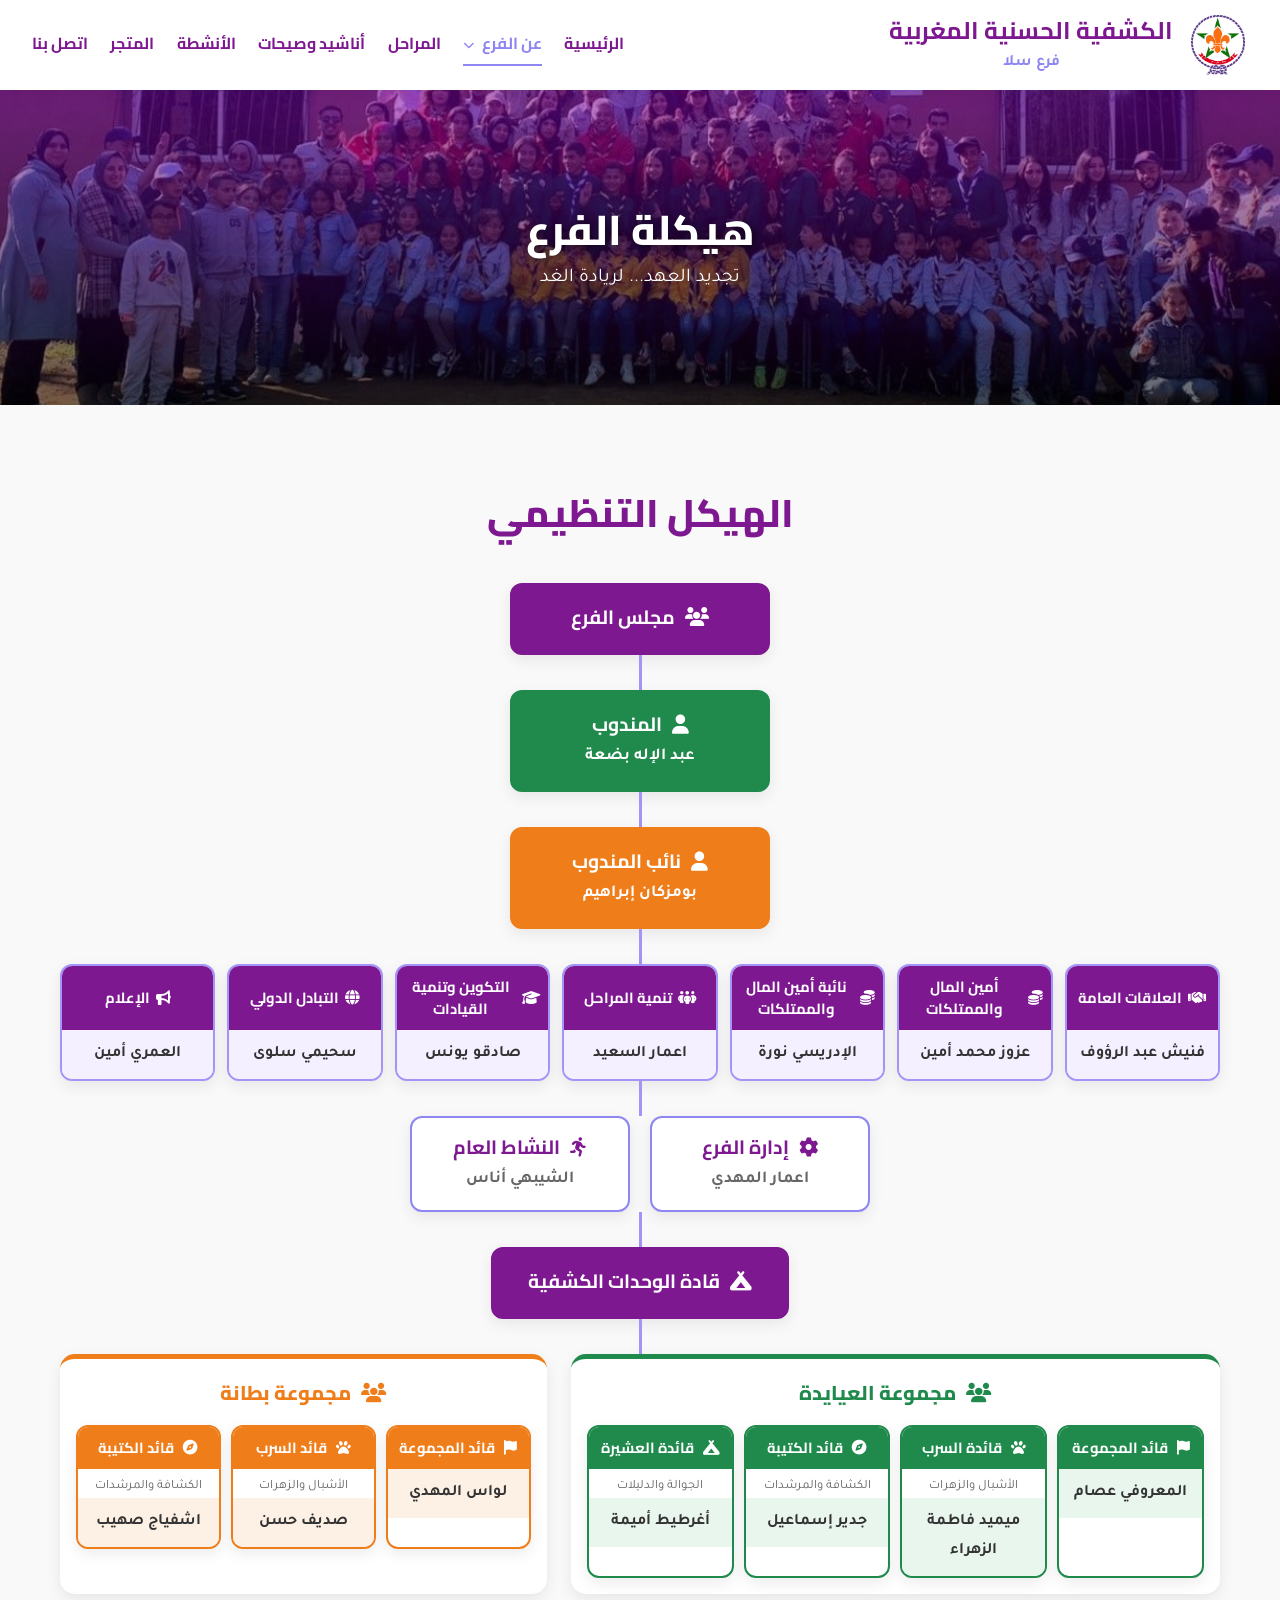
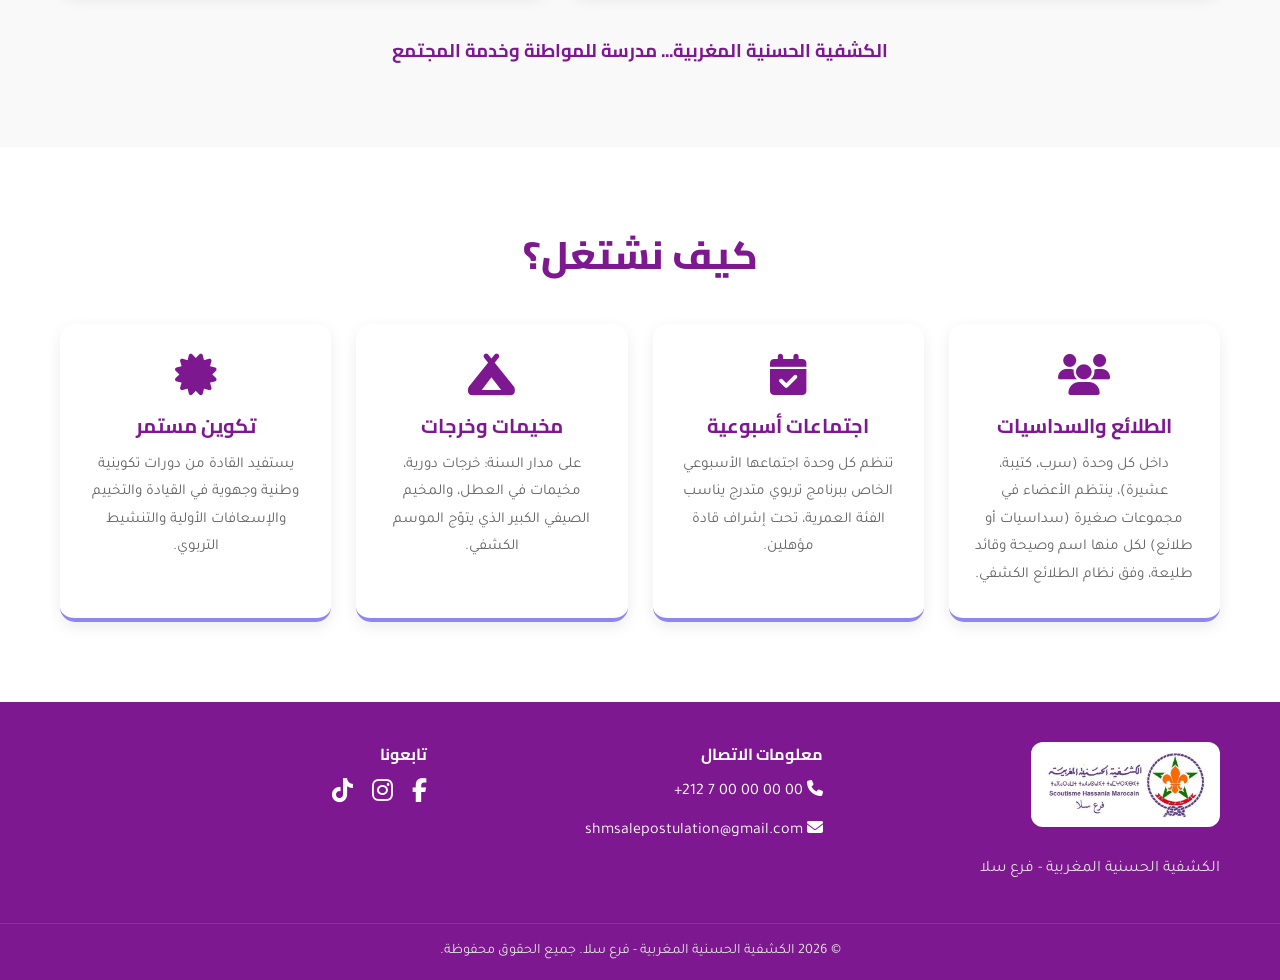
<file: structure.html>
<!DOCTYPE html>
<html lang="ar" dir="rtl">
<head>
    <meta charset="UTF-8">
    <meta name="viewport" content="width=device-width, initial-scale=1.0">
    <title>هيكلة الفرع - الكشفية الحسنية المغربية فرع سلا</title>
    <link rel="stylesheet" href="css/style.css">
    <link rel="preconnect" href="https://fonts.googleapis.com">
    <link rel="preconnect" href="https://fonts.gstatic.com" crossorigin>
    <link href="https://fonts.googleapis.com/css2?family=Cairo:wght@400;600;700;800;900&family=Tajawal:wght@400;500;700&display=swap" rel="stylesheet">
    <link rel="stylesheet" href="https://cdnjs.cloudflare.com/ajax/libs/font-awesome/6.4.0/css/all.min.css">
</head>
<body>

    <header class="main-header">
        <div class="header-container">
            <div class="logo-group">
                <img src="img/logo-shm.png" alt="شعار الكشفية الحسنية المغربية" class="logo">
                <div class="header-text">
                    <h1>الكشفية الحسنية المغربية</h1>
                    <span>فرع سلا</span>
                </div>
            </div>
            <button id="mobile-menu-toggle" class="mobile-menu-toggle" aria-label="القائمة">
                <i class="fas fa-bars"></i>
                <i class="fas fa-xmark"></i>
            </button>
            <nav class="main-nav">
                <ul>
                    <li><a href="index.html">الرئيسية</a></li>
                    <li class="dropdown active">
                        <a href="#">عن الفرع <i class="fas fa-chevron-down"></i></a>
                        <ul class="dropdown-menu">
                            <li><a href="mission.html">الرسالة الكشفية</a></li>
                            <li><a href="histoire.html">تاريخنا</a></li>
                            <li><a href="structure.html">هيكلة الفرع</a></li>
                        </ul>
                    </li>
                    <li><a href="categories.html">المراحل</a></li>
                    <li><a href="anachid.html">أناشيد وصيحات</a></li>
                    <li><a href="activites.html">الأنشطة</a></li>
                    <li><a href="store.html">المتجر</a></li>
                    <li><a href="index.html#contact">اتصل بنا</a></li>
                </ul>
            </nav>
        </div>
    </header>

    <main>
        <section class="page-hero-small">
            <h1>هيكلة الفرع</h1>
            <p>تجديد العهد... لريادة الغد</p>
        </section>

        <section class="content-section">
            <div class="container">
                <h2 class="section-title">الهيكل التنظيمي</h2>
                <div class="org-chart">

                    <!-- المستوى 1: مجلس الفرع والمندوب -->
                    <div class="org-box top">
                        <h3><i class="fas fa-users"></i> مجلس الفرع</h3>
                    </div>
                    <div class="org-connector"></div>
                    <div class="org-box lead">
                        <h3><i class="fas fa-user"></i> المندوب</h3>
                        <p>عبد الإله بضعة</p>
                    </div>
                    <div class="org-connector"></div>
                    <div class="org-box deputy">
                        <h3><i class="fas fa-user"></i> نائب المندوب</h3>
                        <p>بومزكان إبراهيم</p>
                    </div>
                    <div class="org-connector"></div>

                    <!-- المستوى 2: المهام واللجان -->
                    <div class="org-row org-roles">
                        <div class="role-card"><div class="role-head"><i class="fas fa-handshake"></i> العلاقات العامة</div><div class="role-name">فنيش عبد الرؤوف</div></div>
                        <div class="role-card"><div class="role-head"><i class="fas fa-coins"></i> أمين المال والممتلكات</div><div class="role-name">عزوز محمد أمين</div></div>
                        <div class="role-card"><div class="role-head"><i class="fas fa-coins"></i> نائبة أمين المال والممتلكات</div><div class="role-name">الإدريسي نورة</div></div>
                        <div class="role-card"><div class="role-head"><i class="fas fa-people-group"></i> تنمية المراحل</div><div class="role-name">اعمار السعيد</div></div>
                        <div class="role-card"><div class="role-head"><i class="fas fa-graduation-cap"></i> التكوين وتنمية القيادات</div><div class="role-name">صادقو يونس</div></div>
                        <div class="role-card"><div class="role-head"><i class="fas fa-globe"></i> التبادل الدولي</div><div class="role-name">سحيمي سلوى</div></div>
                        <div class="role-card"><div class="role-head"><i class="fas fa-bullhorn"></i> الإعلام</div><div class="role-name">العمري أمين</div></div>
                    </div>
                    <div class="org-connector"></div>

                    <!-- المستوى 3: الإدارة والنشاط العام -->
                    <div class="org-row">
                        <div class="org-box small"><h3><i class="fas fa-gear"></i> إدارة الفرع</h3><p>اعمار المهدي</p></div>
                        <div class="org-box small"><h3><i class="fas fa-person-running"></i> النشاط العام</h3><p>الشيبهي أناس</p></div>
                    </div>
                    <div class="org-connector"></div>

                    <!-- المستوى 4: قادة الوحدات الكشفية -->
                    <div class="org-box top">
                        <h3><i class="fas fa-campground"></i> قادة الوحدات الكشفية</h3>
                    </div>
                    <div class="org-connector"></div>

                    <div class="org-groups">
                        <div class="org-group ayayda">
                            <div class="group-head"><i class="fas fa-users"></i> مجموعة العيايدة</div>
                            <div class="group-units">
                                <div class="unit-card"><div class="unit-head"><i class="fas fa-flag"></i> قائد المجموعة</div><div class="unit-name">المعروفي عصام</div></div>
                                <div class="unit-card"><div class="unit-head"><i class="fas fa-paw"></i> قائدة السرب</div><div class="unit-stage">الأشبال والزهرات</div><div class="unit-name">ميميد فاطمة الزهراء</div></div>
                                <div class="unit-card"><div class="unit-head"><i class="fas fa-compass"></i> قائد الكتيبة</div><div class="unit-stage">الكشافة والمرشدات</div><div class="unit-name">جدير إسماعيل</div></div>
                                <div class="unit-card"><div class="unit-head"><i class="fas fa-campground"></i> قائدة العشيرة</div><div class="unit-stage">الجوالة والدليلات</div><div class="unit-name">أغرطيط أميمة</div></div>
                            </div>
                        </div>
                        <div class="org-group bitana">
                            <div class="group-head"><i class="fas fa-users"></i> مجموعة بطانة</div>
                            <div class="group-units">
                                <div class="unit-card"><div class="unit-head"><i class="fas fa-flag"></i> قائد المجموعة</div><div class="unit-name">لواس المهدي</div></div>
                                <div class="unit-card"><div class="unit-head"><i class="fas fa-paw"></i> قائد السرب</div><div class="unit-stage">الأشبال والزهرات</div><div class="unit-name">صديف حسن</div></div>
                                <div class="unit-card"><div class="unit-head"><i class="fas fa-compass"></i> قائد الكتيبة</div><div class="unit-stage">الكشافة والمرشدات</div><div class="unit-name">اشفياج صهيب</div></div>
                            </div>
                        </div>
                    </div>
                </div>
                <p class="org-motto">الكشفية الحسنية المغربية... مدرسة للمواطنة وخدمة المجتمع</p>
            </div>
        </section>

        <section class="content-section" style="background: var(--color-white);">
            <div class="container">
                <h2 class="section-title">كيف نشتغل؟</h2>
                <div class="values-grid">
                    <div class="value-card">
                        <i class="fas fa-users"></i>
                        <h3>الطلائع والسداسيات</h3>
                        <p>داخل كل وحدة (سرب، كتيبة، عشيرة)، ينتظم الأعضاء في مجموعات صغيرة (سداسيات أو طلائع) لكل منها اسم وصيحة وقائد طليعة، وفق نظام الطلائع الكشفي.</p>
                    </div>
                    <div class="value-card">
                        <i class="fas fa-calendar-check"></i>
                        <h3>اجتماعات أسبوعية</h3>
                        <p>تنظم كل وحدة اجتماعها الأسبوعي الخاص ببرنامج تربوي متدرج يناسب الفئة العمرية، تحت إشراف قادة مؤهلين.</p>
                    </div>
                    <div class="value-card">
                        <i class="fas fa-campground"></i>
                        <h3>مخيمات وخرجات</h3>
                        <p>على مدار السنة: خرجات دورية، مخيمات في العطل، والمخيم الصيفي الكبير الذي يتوّج الموسم الكشفي.</p>
                    </div>
                    <div class="value-card">
                        <i class="fas fa-certificate"></i>
                        <h3>تكوين مستمر</h3>
                        <p>يستفيد القادة من دورات تكوينية وطنية وجهوية في القيادة والتخييم والإسعافات الأولية والتنشيط التربوي.</p>
                    </div>
                </div>
            </div>
        </section>
    </main>

    <footer class="main-footer">
        <div class="container footer-container">
            <div class="footer-about">
                <img src="img/logo-footer.jpg" alt="شعار الكشفية" class="footer-logo">
                <p>الكشفية الحسنية المغربية - فرع سلا</p>
            </div>
            <div class="footer-contact">
                <h4>معلومات الاتصال</h4>
                <p><i class="fas fa-phone"></i> 00 00 00 00 7 212+</p>
                <p><i class="fas fa-envelope"></i> shmsalepostulation@gmail.com</p>
            </div>
            <div class="footer-social">
                <h4>تابعونا</h4>
                <a href="https://www.facebook.com/profile.php?id=61571589740582" target="_blank" aria-label="فيسبوك"><i class="fab fa-facebook-f"></i></a>
                <a href="https://www.instagram.com/shm.sale/" target="_blank" aria-label="إنستغرام"><i class="fab fa-instagram"></i></a>
                <a href="https://www.tiktok.com/@shmsale" target="_blank" aria-label="تيك توك"><i class="fab fa-tiktok"></i></a>
            </div>
        </div>
        <div class="footer-bottom">
            <p>&copy; 2026 الكشفية الحسنية المغربية - فرع سلا. جميع الحقوق محفوظة.</p>
        </div>
    </footer>

    <script>
        document.getElementById('mobile-menu-toggle').addEventListener('click', () => {
            document.body.classList.toggle('nav-open');
        });
    </script>
</body>
</html>
</file>
<file: css/style.css>
/* ============================================================
   الكشفية الحسنية المغربية - فرع سلا
   ورقة الأنماط الرئيسية (RTL - عربية)
   ============================================================ */

/* --- المتغيرات والإعدادات الأساسية --- */
:root {
    --color-primary: #7E1891;
    --color-secondary: #A294F9;
    --color-button: #8F87F1;
    --color-button-dark: #7a6ee9;
    --color-text: #333;
    --color-light-text: #666;
    --color-white: #ffffff;
    --color-background: #f9f9f9;
    --shadow: 0 5px 15px rgba(0, 0, 0, 0.08);
    --transition-speed: 0.3s;
    --font-heading: 'Cairo', sans-serif;
    --font-body: 'Tajawal', sans-serif;
}

* {
    margin: 0;
    padding: 0;
    box-sizing: border-box;
}

html {
    scroll-behavior: smooth;
}

body {
    font-family: var(--font-body);
    background-color: var(--color-background);
    color: var(--color-text);
    line-height: 1.8;
}

h1, h2, h3, h4, h5, h6 {
    font-family: var(--font-heading);
    line-height: 1.5;
}

img { max-width: 100%; }

.container {
    max-width: 1200px;
    margin: 0 auto;
    padding: 0 20px;
}

/* --- الترويسة والقائمة --- */
.main-header {
    background: var(--color-white);
    box-shadow: var(--shadow);
    padding: 0.8rem 0;
    position: sticky;
    top: 0;
    z-index: 1000;
}

.header-container {
    display: flex;
    justify-content: space-between;
    align-items: center;
    flex-wrap: wrap;
    max-width: 1400px;
    margin: 0 auto;
    padding: 0 2rem;
}

.logo-group {
    display: flex;
    align-items: center;
    gap: 15px;
}

.logo {
    height: 60px;
    width: 60px;
    object-fit: contain;
}

.header-text {
    text-align: center;
    color: var(--color-primary);
}

.header-text h1 {
    font-size: 1.5rem;
    font-weight: 700;
    margin: 0;
}

.header-text span {
    font-size: 1rem;
    font-weight: 600;
    color: var(--color-button);
}

.main-nav ul {
    list-style: none;
    display: flex;
    gap: 1.4rem;
    align-items: center;
}

.main-nav a {
    color: var(--color-primary);
    text-decoration: none;
    font-weight: 700;
    font-family: var(--font-heading);
    padding: 8px 0;
    position: relative;
    transition: color var(--transition-speed);
}

.main-nav a::after {
    content: '';
    position: absolute;
    bottom: 0;
    inset-inline-start: 0;
    width: 0;
    height: 2px;
    background-color: var(--color-button);
    transition: width var(--transition-speed) ease-out;
}

.main-nav a:hover, .main-nav li.active > a {
    color: var(--color-button);
}

.main-nav a:hover::after, .main-nav li.active > a::after {
    width: 100%;
}

.dropdown {
    position: relative;
}

.dropdown-menu {
    display: none !important;
    position: absolute;
    top: 100%;
    inset-inline-start: 0;
    background: var(--color-white);
    box-shadow: var(--shadow);
    border-radius: 8px;
    padding: 0.5rem 0;
    list-style: none;
    flex-direction: column;
    gap: 0; /* يلغي التباعد الموروث من قائمة التنقل */
    width: 220px;
    margin-top: 10px;
}

/* جسر شفاف يغطي الفراغ بين الرابط والقائمة حتى لا تختفي عند تحريك الفأرة */
.dropdown-menu::before {
    content: '';
    position: absolute;
    top: -12px;
    inset-inline-start: 0;
    width: 100%;
    height: 12px;
}

.dropdown:hover .dropdown-menu,
.dropdown:focus-within .dropdown-menu {
    display: flex !important;
}

.dropdown-menu a {
    padding: 0.6rem 1.2rem;
    display: block;
    white-space: nowrap;
}

.dropdown-menu a::after {
    content: none;
}

.dropdown-menu a:hover {
    background-color: #f5f0ff;
}

.dropdown .fa-chevron-down {
    font-size: 0.7em;
    margin-inline-start: 5px;
}

/* --- قائمة الهاتف --- */
.mobile-menu-toggle {
    display: none;
    background: none;
    border: none;
    color: var(--color-primary);
    font-size: 1.8rem;
    cursor: pointer;
    z-index: 1001;
}

.mobile-menu-toggle .fa-xmark { display: none; }
.nav-open .mobile-menu-toggle .fa-bars { display: none; }
.nav-open .mobile-menu-toggle .fa-xmark { display: block; }

/* --- قسم البطل (اللافتة) --- */
.hero {
    height: 70vh;
    min-height: 420px;
    background: url('../img/banner.jpg') no-repeat center center/cover;
    position: relative;
    display: flex;
    justify-content: center;
    align-items: center;
    text-align: center;
    color: var(--color-white);
    box-shadow: inset 0 -33px 29px rgb(130 0 175), 0 -32px 66px rgb(130 0 175);
}

.hero::before {
    content: '';
    position: absolute;
    top: 0;
    inset-inline-start: 0;
    width: 100%;
    height: 100%;
    background: #8200af69;
}

.hero-content {
    position: relative;
    z-index: 1;
    padding: 0 20px;
}

.hero h2 {
    font-size: 3.2rem;
    font-weight: 900;
    text-shadow: 2px 2px 8px rgba(0,0,0,0.5);
}

.hero p {
    font-size: 1.5rem;
    margin-bottom: 2rem;
}

.wave-separator {
    line-height: 0;
    margin-top: -1px;
}

/* --- أقسام المحتوى --- */
.content-section {
    padding: 80px 0;
}

.section-title {
    text-align: center;
    font-size: 2.4rem;
    font-weight: 800;
    color: var(--color-primary);
    margin-bottom: 40px;
}

.section-subtitle {
    text-align: center;
    font-size: 1.1rem;
    color: var(--color-light-text);
    max-width: 600px;
    margin: -30px auto 40px;
}

/* --- الأزرار --- */
.btn {
    display: inline-block;
    padding: 12px 28px;
    border-radius: 50px;
    text-decoration: none;
    font-weight: 700;
    font-family: var(--font-heading);
    cursor: pointer;
    transition: all var(--transition-speed) ease;
    background-color: var(--color-white);
    color: var(--color-button);
    border: 2px solid var(--color-button);
    font-size: 1rem;
}

.btn:hover {
    background-color: var(--color-button);
    color: var(--color-white);
    transform: translateY(-3px);
    box-shadow: 0 4px 10px rgba(0,0,0,0.2);
}

/* --- كلمة قائد الفرع --- */
.mot-chef-grid {
    display: grid;
    grid-template-columns: 1fr 1.5fr;
    align-items: center;
    gap: 50px;
}

.mot-chef-image img {
    width: 100%;
    height: auto;
    border-radius: 12px;
    box-shadow: var(--shadow);
}

.mot-chef-text .section-title {
    text-align: start;
    margin-bottom: 20px;
}

.mot-chef-text p {
    color: var(--color-light-text);
    margin-bottom: 1.5rem;
}

.mot-chef-text p strong {
    color: var(--color-text);
    font-weight: 700;
}

/* --- بطاقات الأخبار --- */
.news-grid {
    display: grid;
    grid-template-columns: repeat(auto-fit, minmax(300px, 1fr));
    gap: 30px;
}

.news-card {
    background: var(--color-white);
    border-radius: 15px;
    overflow: hidden;
    box-shadow: var(--shadow);
    border: 2px solid #8F87F1;
    transition: transform var(--transition-speed), box-shadow var(--transition-speed);
    display: flex;
    flex-direction: column;
}

.news-card:hover {
    transform: translateY(-10px);
    box-shadow: 0 10px 25px rgba(0, 0, 0, 0.1);
}

.news-image {
    width: 100%;
    height: 200px;
    object-fit: cover;
}

.news-content {
    padding: 25px;
    flex-grow: 1;
}

.news-date {
    color: var(--color-button);
    font-weight: 500;
    font-size: 0.9rem;
}

.news-date, .news-title, .news-excerpt {
    margin-bottom: 10px;
    display: block;
}

.news-title { color: var(--color-primary); }

.btn-div {
    padding: 0 25px 25px 25px;
}

.btn-card {
    padding: 8px 20px;
    font-size: 0.9rem;
}

.see-all-btn-container {
    text-align: center;
    margin-top: 50px;
}

/* --- قسم الإحصائيات --- */
.stats-section {
    background-color: var(--color-primary);
    padding: 60px 0;
    color: var(--color-white);
}

.stats-container {
    display: flex;
    justify-content: space-around;
    text-align: center;
    flex-wrap: wrap;
    gap: 20px;
}

.stat-item { flex-basis: 200px; }

.stat-item h3 {
    font-size: 3.2rem;
    font-weight: 800;
}

.stat-item p {
    font-size: 1.1rem;
    opacity: 0.9;
}

/* --- القسم الأخير (اتصال + الحركة) --- */
.final-section { padding-bottom: 80px; }

.final-grid {
    display: grid;
    grid-template-columns: 2fr 1fr;
    gap: 40px;
    align-items: flex-start;
}

.contact-section .section-title {
    text-align: start;
}

.contact-section .section-subtitle {
    text-align: start;
    margin: -30px 0 30px;
}

.contact-form {
    display: flex;
    flex-direction: column;
    gap: 15px;
}

.form-row {
    display: flex;
    gap: 15px;
}

.contact-form input,
.contact-form textarea,
.contact-form select,
.order-form input,
.order-form textarea,
.order-form select {
    width: 100%;
    padding: 14px;
    border: 1px solid #ddd;
    border-radius: 8px;
    font-family: var(--font-body);
    font-size: 1rem;
    background: var(--color-white);
    transition: border-color var(--transition-speed);
}

.contact-form input:focus, .contact-form textarea:focus,
.order-form input:focus, .order-form textarea:focus,
.order-form select:focus, .contact-form select:focus {
    outline: none;
    border-color: var(--color-button);
}

.contact-form .btn, .order-form .btn {
    background-color: var(--color-button);
    color: var(--color-white);
}

.contact-form .btn:hover, .order-form .btn:hover {
    background-color: var(--color-button-dark);
}

.mouvement-card {
    background-color: var(--color-white);
    height: fit-content;
    padding: 30px;
    border-radius: 12px;
    box-shadow: var(--shadow);
}

.mouvement-card h3 {
    font-size: 1.7rem;
    color: var(--color-primary);
    margin-bottom: 15px;
}

.mouvement-card p {
    color: var(--color-light-text);
    margin-bottom: 25px;
}

.action-buttons {
    display: flex;
    flex-direction: column;
    gap: 15px;
}

.btn-action {
    text-align: center;
    background-color: var(--color-button);
    color: var(--color-white);
    border: none;
}

.btn-action:hover {
    background-color: var(--color-button-dark);
    color: var(--color-white);
}

/* --- التذييل --- */
.main-footer {
    background-color: var(--color-primary);
    color: #e0e0e0;
    padding-top: 40px;
}

.footer-container {
    display: flex;
    justify-content: space-between;
    align-items: flex-start;
    flex-wrap: wrap;
    gap: 30px;
    padding-bottom: 40px;
}

.footer-about, .footer-contact, .footer-social {
    flex: 1;
    min-width: 250px;
}

.footer-about .footer-logo {
    /* شعار أفقي: نحافظ على نسبته الأصلية */
    width: auto;
    height: 85px;
    max-width: 100%;
    object-fit: contain;
    background: var(--color-white);
    padding: 8px 14px;
    margin-bottom: 15px;
    border-radius: 12px;
}

.footer-contact h4, .footer-social h4 {
    margin-bottom: 12px;
    color: var(--color-white);
}

.footer-contact p, .footer-social a {
    color: var(--color-white);
    text-decoration: none;
    transition: color var(--transition-speed);
}

.footer-contact p { margin-bottom: 10px; }

.footer-social a:hover { color: var(--color-secondary); }

.footer-social .fab {
    font-size: 1.5rem;
    margin-inline-end: 15px;
}

.footer-bottom {
    text-align: center;
    padding: 15px 0;
    border-top: 1px solid rgba(255,255,255,0.1);
    font-size: 0.9rem;
}

/* --- بطل صغير للصفحات الداخلية --- */
.page-hero-small {
    height: 35vh;
    min-height: 220px;
    position: relative;
    display: flex;
    flex-direction: column;
    justify-content: center;
    align-items: center;
    text-align: center;
    color: var(--color-white);
    background: url('../img/banner.jpg') no-repeat center center/cover;
}

.page-hero-small::before {
    content: '';
    position: absolute;
    top: 0;
    inset-inline-start: 0;
    width: 100%;
    height: 100%;
    background: linear-gradient(#8200af80, rgba(0,0,0,0.55));
}

.page-hero-small h1 {
    position: relative;
    z-index: 1;
    font-size: 2.6rem;
    font-weight: 800;
    text-shadow: 2px 2px 8px rgba(0,0,0,0.6);
    padding: 0 20px;
}

.page-hero-small p {
    position: relative;
    z-index: 1;
    font-size: 1.2rem;
    padding: 0 20px;
}

/* --- صفحة الأقسام --- */
.category-section {
    display: flex;
    align-items: center;
    gap: 50px;
    margin-bottom: 60px;
    background-color: var(--color-white);
    padding: 30px;
    border-radius: 15px;
    box-shadow: var(--shadow);
}

.category-section.reverse {
    flex-direction: row-reverse;
}

.category-image-container {
    flex: 1;
    position: relative;
}

.category-photo {
    width: 100%;
    border-radius: 10px;
    display: block;
}

.category-logo {
    position: absolute;
    bottom: -20px;
    inset-inline-end: -15px;
    width: 100px;
    height: 100px;
    border-radius: 50%;
    background-color: var(--color-white);
    padding: 10px;
    box-shadow: 0 4px 10px rgba(0,0,0,0.15);
    border: 3px solid var(--color-primary);
    object-fit: contain;
}

.category-text-container { flex: 1; }

.category-text-container h2 {
    font-size: 2rem;
    color: var(--color-primary);
}

.category-text-container h5 {
    font-size: 1.05rem;
    color: var(--color-secondary);
    font-weight: 700;
    margin-bottom: 15px;
}

.category-text-container p {
    color: var(--color-light-text);
    font-size: 1.02rem;
}

.category-badges {
    display: flex;
    flex-wrap: wrap;
    gap: 8px;
    margin-top: 15px;
}

.category-badge {
    background: #f5f0ff;
    color: var(--color-primary);
    border: 1px solid var(--color-secondary);
    border-radius: 50px;
    padding: 4px 14px;
    font-size: 0.85rem;
    font-weight: 500;
}

/* --- صفحة الأناشيد --- */
.anachid-filters {
    display: flex;
    flex-wrap: wrap;
    justify-content: center;
    gap: 10px;
    margin-bottom: 40px;
}

.filter-btn {
    background: var(--color-white);
    color: var(--color-primary);
    border: 2px solid var(--color-secondary);
    border-radius: 50px;
    padding: 8px 22px;
    font-family: var(--font-heading);
    font-weight: 700;
    font-size: 0.95rem;
    cursor: pointer;
    transition: all var(--transition-speed);
}

.filter-btn:hover, .filter-btn.active {
    background: var(--color-button);
    border-color: var(--color-button);
    color: var(--color-white);
}

.anachid-grid {
    display: grid;
    grid-template-columns: repeat(auto-fit, minmax(320px, 1fr));
    gap: 30px;
}

.anachid-card {
    background: var(--color-white);
    padding: 30px;
    border-radius: 12px;
    box-shadow: var(--shadow);
    transition: transform var(--transition-speed), box-shadow var(--transition-speed);
    border-top: 4px solid var(--color-primary);
}

.anachid-card:hover {
    transform: translateY(-5px);
    box-shadow: 0 8px 20px rgba(0, 0, 0, 0.1);
}

.anachid-card h3 {
    font-size: 1.5rem;
    color: var(--color-primary);
    margin-bottom: 8px;
    padding-bottom: 10px;
    border-bottom: 1px solid #eee;
    text-align: center;
}

.anachid-card .subtitle {
    text-align: center;
    color: var(--color-button);
    font-weight: 500;
    margin-bottom: 15px;
}

.anachid-card p {
    color: var(--color-text);
    font-size: 1.05rem;
    line-height: 2.2;
    text-align: center;
}

.anachid-card.hidden { display: none; }

/* --- جدول الصيحات --- */
.sayhat-table-wrap {
    overflow-x: auto;
    background: var(--color-white);
    border-radius: 12px;
    box-shadow: var(--shadow);
    padding: 10px;
}

.sayhat-table {
    width: 100%;
    border-collapse: collapse;
    text-align: center;
    min-width: 400px;
}

.sayhat-table th {
    background: var(--color-primary);
    color: var(--color-white);
    padding: 12px;
    font-family: var(--font-heading);
    font-size: 1.05rem;
}

.sayhat-table td {
    padding: 10px 12px;
    border-bottom: 1px solid #f0e8f5;
    font-size: 1rem;
}

.sayhat-table tr:nth-child(even) { background: #faf6ff; }
.sayhat-table tr:hover { background: #f5f0ff; }

/* مربع لون السداسية */
.swatch {
    display: inline-block;
    width: 20px;
    height: 20px;
    border-radius: 6px;
    vertical-align: -4px;
    margin-inline-end: 8px;
    border: 1px solid rgba(0,0,0,0.2);
}

/* --- صفحة الأنشطة --- */
.activity-grid {
    display: grid;
    grid-template-columns: repeat(auto-fit, minmax(300px, 1fr));
    gap: 30px;
}

.activity-card {
    background: var(--color-white);
    border-radius: 15px;
    overflow: hidden;
    box-shadow: var(--shadow);
    border: 2px solid transparent;
    transition: transform var(--transition-speed), box-shadow var(--transition-speed), border-color var(--transition-speed);
    display: flex;
    flex-direction: column;
}

.activity-card:hover {
    transform: translateY(-8px);
    border-color: var(--color-button);
    box-shadow: 0 10px 25px rgba(0, 0, 0, 0.1);
}

.activity-image {
    width: 100%;
    height: 190px;
    object-fit: cover;
}

.activity-content {
    padding: 22px 25px;
    flex-grow: 1;
}

.activity-meta {
    display: flex;
    flex-wrap: wrap;
    gap: 8px;
    margin-bottom: 12px;
}

.activity-tag {
    background: #f5f0ff;
    color: var(--color-primary);
    border-radius: 50px;
    padding: 3px 12px;
    font-size: 0.82rem;
    font-weight: 500;
}

.activity-tag i { margin-inline-end: 5px; }

.activity-tag.cat {
    background: var(--color-primary);
    color: var(--color-white);
}

.activity-card h3 {
    color: var(--color-primary);
    font-size: 1.3rem;
    margin-bottom: 8px;
}

.activity-card p {
    color: var(--color-light-text);
    font-size: 0.98rem;
}

/* --- صفحة المتجر --- */
.store-grid {
    display: grid;
    grid-template-columns: repeat(auto-fit, minmax(270px, 1fr));
    gap: 30px;
}

.product-card {
    background: var(--color-white);
    border-radius: 15px;
    overflow: hidden;
    box-shadow: var(--shadow);
    border: 2px solid #eee;
    transition: transform var(--transition-speed), box-shadow var(--transition-speed), border-color var(--transition-speed);
    display: flex;
    flex-direction: column;
    position: relative;
}

.product-card:hover {
    transform: translateY(-8px);
    border-color: var(--color-button);
    box-shadow: 0 10px 25px rgba(0, 0, 0, 0.12);
}

.product-card.special {
    border-color: var(--color-primary);
}

.product-ribbon {
    position: absolute;
    top: 15px;
    inset-inline-start: -5px;
    background: var(--color-primary);
    color: var(--color-white);
    padding: 5px 18px;
    border-radius: 0 50px 50px 0;
    font-size: 0.85rem;
    font-weight: 700;
    font-family: var(--font-heading);
    z-index: 2;
    box-shadow: 0 3px 8px rgba(0,0,0,0.2);
}

html[dir="rtl"] .product-ribbon {
    border-radius: 50px 0 0 50px;
}

.product-image {
    width: 100%;
    height: 230px;
    object-fit: cover;
    background: #f5f0ff;
}

.product-image-icon {
    width: 100%;
    height: 230px;
    display: flex;
    align-items: center;
    justify-content: center;
    background: linear-gradient(135deg, #f5f0ff, #e8e0ff);
    color: var(--color-primary);
    font-size: 4.5rem;
}

.product-content {
    padding: 20px 22px;
    flex-grow: 1;
    display: flex;
    flex-direction: column;
}

.product-content h3 {
    color: var(--color-primary);
    font-size: 1.25rem;
    margin-bottom: 6px;
}

.product-content p {
    color: var(--color-light-text);
    font-size: 0.95rem;
    flex-grow: 1;
}

.product-price {
    font-family: var(--font-heading);
    font-weight: 800;
    font-size: 1.4rem;
    color: var(--color-primary);
    margin: 12px 0;
}

.product-price small {
    font-size: 0.9rem;
    font-weight: 500;
    color: var(--color-light-text);
}

/* --- لعبة خائن في المخيم (قسم خاص) --- */
.game-section {
    background: linear-gradient(135deg, var(--color-primary), #5a0f68);
    border-radius: 20px;
    color: var(--color-white);
    padding: 45px 40px;
    margin-bottom: 60px;
    display: grid;
    grid-template-columns: 1.2fr 1fr;
    gap: 40px;
    align-items: center;
    box-shadow: 0 15px 40px rgba(126, 24, 145, 0.35);
}

.game-text h2 {
    font-size: 2.2rem;
    font-weight: 900;
    margin-bottom: 5px;
}

.game-text .game-sub {
    color: var(--color-secondary);
    font-weight: 700;
    font-size: 1.1rem;
    margin-bottom: 18px;
}

.game-text p {
    opacity: 0.95;
    margin-bottom: 15px;
}

.game-features {
    list-style: none;
    margin-bottom: 25px;
}

.game-features li {
    margin-bottom: 8px;
}

.game-features i {
    color: var(--color-secondary);
    margin-inline-end: 8px;
}

.game-text .btn {
    background: var(--color-white);
    color: var(--color-primary);
    border-color: var(--color-white);
}

.game-text .btn:hover {
    background: var(--color-secondary);
    border-color: var(--color-secondary);
    color: var(--color-white);
}

.game-cards-gallery {
    display: grid;
    grid-template-columns: repeat(2, 1fr);
    gap: 15px;
}

.game-cards-gallery img {
    width: 100%;
    border-radius: 10px;
    box-shadow: 0 8px 20px rgba(0,0,0,0.3);
    transition: transform var(--transition-speed);
}

.game-cards-gallery img:hover {
    transform: scale(1.05) rotate(-2deg);
}

/* --- نموذج الطلب --- */
.order-section {
    background: var(--color-white);
    border-radius: 20px;
    box-shadow: var(--shadow);
    padding: 40px;
    max-width: 750px;
    margin: 0 auto;
}

.order-form {
    display: flex;
    flex-direction: column;
    gap: 15px;
}

.order-note {
    background: #f5f0ff;
    border-inline-start: 4px solid var(--color-button);
    border-radius: 8px;
    padding: 15px 20px;
    color: var(--color-light-text);
    font-size: 0.95rem;
    margin-bottom: 20px;
}

/* --- صفحة التاريخ (الخط الزمني) --- */
.timeline {
    position: relative;
    max-width: 800px;
    margin: 0 auto;
    padding-inline-start: 30px;
}

.timeline::before {
    content: '';
    position: absolute;
    inset-inline-start: 0;
    top: 0;
    bottom: 0;
    width: 3px;
    background: var(--color-secondary);
    border-radius: 3px;
}

.timeline-item {
    position: relative;
    margin-bottom: 40px;
    background: var(--color-white);
    border-radius: 12px;
    padding: 25px 30px;
    box-shadow: var(--shadow);
}

.timeline-item::before {
    content: '';
    position: absolute;
    inset-inline-start: -37px;
    top: 30px;
    width: 15px;
    height: 15px;
    border-radius: 50%;
    background: var(--color-primary);
    border: 3px solid var(--color-white);
    box-shadow: 0 0 0 3px var(--color-secondary);
}

.timeline-item .year {
    display: inline-block;
    background: var(--color-primary);
    color: var(--color-white);
    border-radius: 50px;
    padding: 3px 16px;
    font-family: var(--font-heading);
    font-weight: 700;
    margin-bottom: 10px;
}

.timeline-item h3 {
    color: var(--color-primary);
    margin-bottom: 8px;
}

.timeline-item p { color: var(--color-light-text); }

/* --- صفحة الهيكلة --- */
.org-chart {
    display: flex;
    flex-direction: column;
    align-items: center;
    gap: 0;
}

.org-box {
    background: var(--color-white);
    border: 2px solid var(--color-button);
    border-radius: 12px;
    padding: 18px 35px;
    text-align: center;
    box-shadow: var(--shadow);
    min-width: 260px;
}

.org-box.top {
    background: var(--color-primary);
    border-color: var(--color-primary);
    color: var(--color-white);
}

.org-box.top h3 { color: var(--color-white); }

.org-box h3 {
    color: var(--color-primary);
    font-size: 1.2rem;
    margin-bottom: 3px;
}

.org-box p {
    color: var(--color-light-text);
    font-size: 0.9rem;
}

.org-box.top p { color: #eedcf3; }

.org-connector {
    width: 3px;
    height: 35px;
    background: var(--color-secondary);
}

.org-row {
    display: flex;
    flex-wrap: wrap;
    justify-content: center;
    gap: 20px;
}

.org-row .org-box {
    min-width: 170px;
    padding: 15px 20px;
}

/* --- الهيكل التنظيمي الحقيقي للفرع --- */
.org-box h3 i, .role-head i, .unit-head i, .group-head i { margin-inline-end: 6px; }

.org-box.lead {
    border-color: #1f8a4c;
    background: #1f8a4c;
}
.org-box.lead h3, .org-box.lead p { color: var(--color-white); }

.org-box.deputy {
    border-color: #ef7d1a;
    background: #ef7d1a;
}
.org-box.deputy h3, .org-box.deputy p { color: var(--color-white); }

.org-box.small { min-width: 220px; }
.org-box.lead p, .org-box.deputy p, .org-box.small p { font-size: 1.05rem; font-weight: 700; }

.org-roles {
    display: grid;
    grid-template-columns: repeat(7, 1fr);
    gap: 12px;
    width: 100%;
}

.role-card, .unit-card {
    background: var(--color-white);
    border: 2px solid var(--color-secondary);
    border-radius: 12px;
    overflow: hidden;
    box-shadow: var(--shadow);
    text-align: center;
    display: flex;
    flex-direction: column;
}

.role-head {
    background: var(--color-primary);
    color: var(--color-white);
    font-family: var(--font-heading);
    font-weight: 700;
    font-size: 0.92rem;
    padding: 10px 8px;
    flex-grow: 1;
    display: flex;
    align-items: center;
    justify-content: center;
    line-height: 1.5;
}

.role-name, .unit-name {
    padding: 10px 8px;
    font-weight: 700;
    color: var(--color-text);
    background: #f5f0ff;
}

.org-groups {
    display: grid;
    grid-template-columns: 4fr 3fr;
    gap: 24px;
    width: 100%;
}

.org-group {
    border-radius: 15px;
    padding: 16px;
    background: var(--color-white);
    box-shadow: var(--shadow);
    border-top: 5px solid;
}

.org-group.ayayda { border-color: #1f8a4c; }
.org-group.bitana { border-color: #ef7d1a; }

.group-head {
    font-family: var(--font-heading);
    font-weight: 800;
    font-size: 1.25rem;
    text-align: center;
    margin-bottom: 14px;
}

.org-group.ayayda .group-head { color: #1f8a4c; }
.org-group.bitana .group-head { color: #ef7d1a; }

.group-units {
    display: grid;
    grid-template-columns: repeat(auto-fit, minmax(130px, 1fr));
    gap: 10px;
}

.unit-head {
    color: var(--color-white);
    font-family: var(--font-heading);
    font-weight: 700;
    font-size: 0.92rem;
    padding: 8px;
}

.org-group.ayayda .unit-card { border-color: #1f8a4c; }
.org-group.ayayda .unit-head { background: #1f8a4c; }
.org-group.ayayda .unit-name { background: #e9f6ee; }
.org-group.bitana .unit-card { border-color: #ef7d1a; }
.org-group.bitana .unit-head { background: #ef7d1a; }
.org-group.bitana .unit-name { background: #fdf0e4; }

.unit-stage {
    font-size: 0.8rem;
    color: var(--color-light-text);
    padding-top: 6px;
}

.org-motto {
    text-align: center;
    margin-top: 40px;
    font-family: var(--font-heading);
    font-weight: 700;
    font-size: 1.15rem;
    color: var(--color-primary);
}

@media (max-width: 1100px) {
    .org-roles { grid-template-columns: repeat(4, 1fr); }
}

@media (max-width: 768px) {
    .org-roles { grid-template-columns: repeat(2, 1fr); }
    .org-groups { grid-template-columns: 1fr; }
    .group-units { grid-template-columns: repeat(2, 1fr); }
}

/* --- بطاقات القيم / الرسالة --- */
.values-grid {
    display: grid;
    grid-template-columns: repeat(auto-fit, minmax(240px, 1fr));
    gap: 25px;
}

.value-card {
    background: var(--color-white);
    border-radius: 15px;
    padding: 30px 25px;
    text-align: center;
    box-shadow: var(--shadow);
    border-bottom: 4px solid var(--color-button);
    transition: transform var(--transition-speed);
}

.value-card:hover { transform: translateY(-8px); }

.value-card i {
    font-size: 2.6rem;
    color: var(--color-primary);
    margin-bottom: 15px;
}

.value-card h3 {
    color: var(--color-primary);
    font-size: 1.25rem;
    margin-bottom: 10px;
}

.value-card p {
    color: var(--color-light-text);
    font-size: 0.95rem;
}

/* --- كتلة الوعد والقانون --- */
.promise-card {
    background: linear-gradient(135deg, #f5f0ff, #ffffff);
    border: 2px solid var(--color-secondary);
    border-radius: 15px;
    padding: 35px;
    margin-top: 40px;
}

.promise-card h3 {
    color: var(--color-primary);
    font-size: 1.5rem;
    margin-bottom: 15px;
    text-align: center;
}

.promise-card ol {
    padding-inline-start: 25px;
    color: var(--color-text);
}

.promise-card li { margin-bottom: 8px; }

.promise-card blockquote {
    text-align: center;
    font-size: 1.15rem;
    font-weight: 500;
    color: var(--color-primary);
    line-height: 2.2;
}

/* --- شعارات الشركاء --- */
.partner-logos {
    display: flex;
    flex-wrap: wrap;
    justify-content: center;
    align-items: center;
    gap: 50px;
    margin-top: 30px;
}

.partner-logos img {
    height: 110px;
    object-fit: contain;
}

/* --- صفحة المراحل: الأدلة والفقرات --- */
.category-text-container p + p { margin-top: 10px; }

.dalil-actions {
    display: flex;
    flex-wrap: wrap;
    gap: 10px;
    margin-top: 20px;
}

.btn-dalil {
    background: var(--color-button);
    color: var(--color-white);
    padding: 10px 22px;
    font-size: 0.95rem;
}

.btn-dalil:hover { background: var(--color-button-dark); border-color: var(--color-button-dark); }

.btn-dalil-outline {
    padding: 10px 22px;
    font-size: 0.95rem;
}

.btn i { margin-inline-end: 6px; }

.category-icon-panel {
    width: 100%;
    aspect-ratio: 4 / 3;
    border-radius: 10px;
    display: flex;
    align-items: center;
    justify-content: center;
    background: linear-gradient(135deg, var(--color-primary), #5a0f68);
    color: var(--color-secondary);
    font-size: 6rem;
}

/* --- انتماؤنا: شعارات قابلة للنقر --- */
.affiliation-grid {
    display: grid;
    grid-template-columns: repeat(auto-fit, minmax(210px, 1fr));
    gap: 25px;
    margin-top: 10px;
}

.affiliation-card {
    background: var(--color-white);
    border: 2px solid #eee;
    border-radius: 15px;
    padding: 25px 20px;
    text-align: center;
    text-decoration: none;
    color: var(--color-text);
    box-shadow: var(--shadow);
    transition: transform var(--transition-speed), border-color var(--transition-speed), box-shadow var(--transition-speed);
    display: flex;
    flex-direction: column;
    align-items: center;
}

.affiliation-card:hover {
    transform: translateY(-8px);
    border-color: var(--color-button);
    box-shadow: 0 10px 25px rgba(0,0,0,0.12);
}

.affiliation-card img {
    height: 110px;
    width: 110px;
    object-fit: contain;
    margin-bottom: 15px;
}

.affiliation-card h3 {
    color: var(--color-primary);
    font-size: 1.05rem;
    margin-bottom: 6px;
}

.affiliation-card span {
    color: var(--color-button);
    font-size: 0.85rem;
    font-weight: 700;
    direction: ltr;
}

/* --- صفحة الأنشطة: الفلاتر والنافذة المنبثقة --- */
.activity-card[hidden] { display: none; }

.activity-tag.cat.institutional { background: #5a0f68; }
.activity-tag.cat.national { background: #1f8a4c; }
.activity-tag.cat.local { background: var(--color-button); }
.activity-tag.cat.international { background: #1b5fae; }

.modal-overlay {
    position: fixed;
    inset: 0;
    background: rgba(30, 0, 40, 0.65);
    z-index: 2000;
    display: none;
    align-items: center;
    justify-content: center;
    padding: 20px;
}

.modal-overlay.open { display: flex; }

body.modal-open { overflow: hidden; }

.modal-box {
    background: var(--color-white);
    border-radius: 18px;
    max-width: 760px;
    width: 100%;
    max-height: 90vh;
    overflow-y: auto;
    position: relative;
    box-shadow: 0 20px 60px rgba(0,0,0,0.35);
    animation: modalIn 0.25s ease;
}

@keyframes modalIn {
    from { transform: translateY(30px); opacity: 0; }
    to { transform: translateY(0); opacity: 1; }
}

.modal-close {
    position: absolute;
    top: 12px;
    inset-inline-end: 12px;
    width: 40px;
    height: 40px;
    border-radius: 50%;
    border: none;
    background: rgba(255,255,255,0.95);
    color: var(--color-primary);
    font-size: 1.3rem;
    cursor: pointer;
    box-shadow: 0 3px 10px rgba(0,0,0,0.2);
    z-index: 2;
}

.modal-close:hover { background: var(--color-primary); color: var(--color-white); }

.modal-image {
    width: 100%;
    height: 300px;
    object-fit: cover;
    border-radius: 18px 18px 0 0;
    display: block;
}

.modal-body { padding: 25px 30px 35px; }

.modal-body h2 {
    color: var(--color-primary);
    font-size: 1.7rem;
    margin: 10px 0 15px;
}

.modal-body p {
    color: var(--color-text);
    margin-bottom: 14px;
    line-height: 2;
}

/* --- معرض صور الأنشطة --- */
.activity-media { position: relative; }

.photo-count {
    position: absolute;
    bottom: 10px;
    inset-inline-start: 10px;
    background: rgba(0,0,0,0.6);
    color: var(--color-white);
    border-radius: 50px;
    padding: 2px 12px;
    font-size: 0.85rem;
    font-weight: 700;
}

.modal-image { cursor: zoom-in; }

.gallery-title {
    color: var(--color-primary);
    font-size: 1.2rem;
    margin: 25px 0 12px;
    padding-top: 20px;
    border-top: 1px solid #eee;
}

.gallery-title i { margin-inline-end: 6px; }

.modal-gallery {
    display: grid;
    grid-template-columns: repeat(auto-fill, minmax(120px, 1fr));
    gap: 8px;
}

.modal-gallery img {
    width: 100%;
    aspect-ratio: 1;
    object-fit: cover;
    border-radius: 8px;
    cursor: zoom-in;
    transition: transform var(--transition-speed), opacity var(--transition-speed);
}

.modal-gallery img:hover { transform: scale(1.04); opacity: 0.9; }

.lightbox {
    position: fixed;
    inset: 0;
    background: rgba(0,0,0,0.92);
    z-index: 3000;
    display: none;
    align-items: center;
    justify-content: center;
}

.lightbox.open { display: flex; }

.lightbox img {
    max-width: 92vw;
    max-height: 85vh;
    object-fit: contain;
    border-radius: 6px;
    user-select: none;
}

.lb-btn {
    position: absolute;
    background: rgba(255,255,255,0.15);
    color: var(--color-white);
    border: none;
    width: 48px;
    height: 48px;
    border-radius: 50%;
    font-size: 1.3rem;
    cursor: pointer;
    transition: background var(--transition-speed);
}

.lb-btn:hover { background: var(--color-button); }
.lb-close { top: 18px; inset-inline-end: 18px; }
.lb-prev { inset-inline-start: 18px; top: 50%; transform: translateY(-50%); }
.lb-next { inset-inline-end: 18px; top: 50%; transform: translateY(-50%); }

.lb-counter {
    position: absolute;
    bottom: 18px;
    left: 50%;
    transform: translateX(-50%);
    color: var(--color-white);
    font-weight: 700;
    direction: ltr;
}

#modal-gallery-wrap[hidden] { display: none; }

/* --- التجاوب مع الشاشات --- */
@media (max-width: 992px) {
    .header-container {
        flex-direction: row;
        justify-content: space-between;
    }
    .logo-group { width: auto; margin-bottom: 0; }
    .main-nav { display: none; }
    .mobile-menu-toggle { display: block; }

    .nav-open .main-nav {
        display: block;
        width: 100%;
        order: 3;
    }
    .nav-open .main-nav ul {
        position: static;
        flex-direction: column;
        align-items: flex-start;
        gap: 0.3rem;
        box-shadow: none;
        max-height: 100vh;
        overflow: auto;
        padding: 15px 0;
    }
    .nav-open .main-nav a { display: block; padding: 10px 0; }
    .nav-open .dropdown-menu {
        display: flex !important;
        position: static;
        width: 100%;
        box-shadow: none;
        margin-top: 0;
        padding-inline-start: 20px;
    }
    .nav-open .dropdown-menu::before { content: none; }

    .mot-chef-grid, .final-grid, .game-section {
        grid-template-columns: 1fr;
    }

    .logo { height: 48px; width: 48px; }
    .header-text h1 { font-size: 1.15rem; }
}

@media (max-width: 768px) {
    .hero h2 { font-size: 2.2rem; }
    .hero p { font-size: 1.15rem; }
    .section-title { font-size: 1.9rem; }
    .page-hero-small h1 { font-size: 1.9rem; }
    .stats-container { flex-direction: column; gap: 30px; }
    .stat-item h3 { font-size: 2.7rem; }
    .form-row { flex-direction: column; }
    .footer-container {
        flex-direction: column;
        align-items: center;
        text-align: center;
    }

    .category-section, .category-section.reverse {
        flex-direction: column;
        gap: 30px;
        padding: 20px;
    }
    .category-text-container { text-align: center; }
    .category-badges { justify-content: center; }
    .category-logo {
        width: 80px;
        height: 80px;
        bottom: -15px;
        inset-inline-end: 10px;
    }

    .dalil-actions { justify-content: center; }
    .modal-image { height: 200px; }
    .modal-body { padding: 20px; }
    .modal-body h2 { font-size: 1.35rem; }
    .modal-gallery { grid-template-columns: repeat(3, 1fr); gap: 6px; }
    .lb-prev, .lb-next { top: auto; bottom: 12px; transform: none; }
    .lightbox img { max-width: 100vw; max-height: 78vh; border-radius: 0; }

    .game-section { padding: 30px 22px; }
    .game-text h2 { font-size: 1.7rem; }
    .order-section { padding: 25px 20px; }
    .content-section { padding: 55px 0; }
}
</file>
